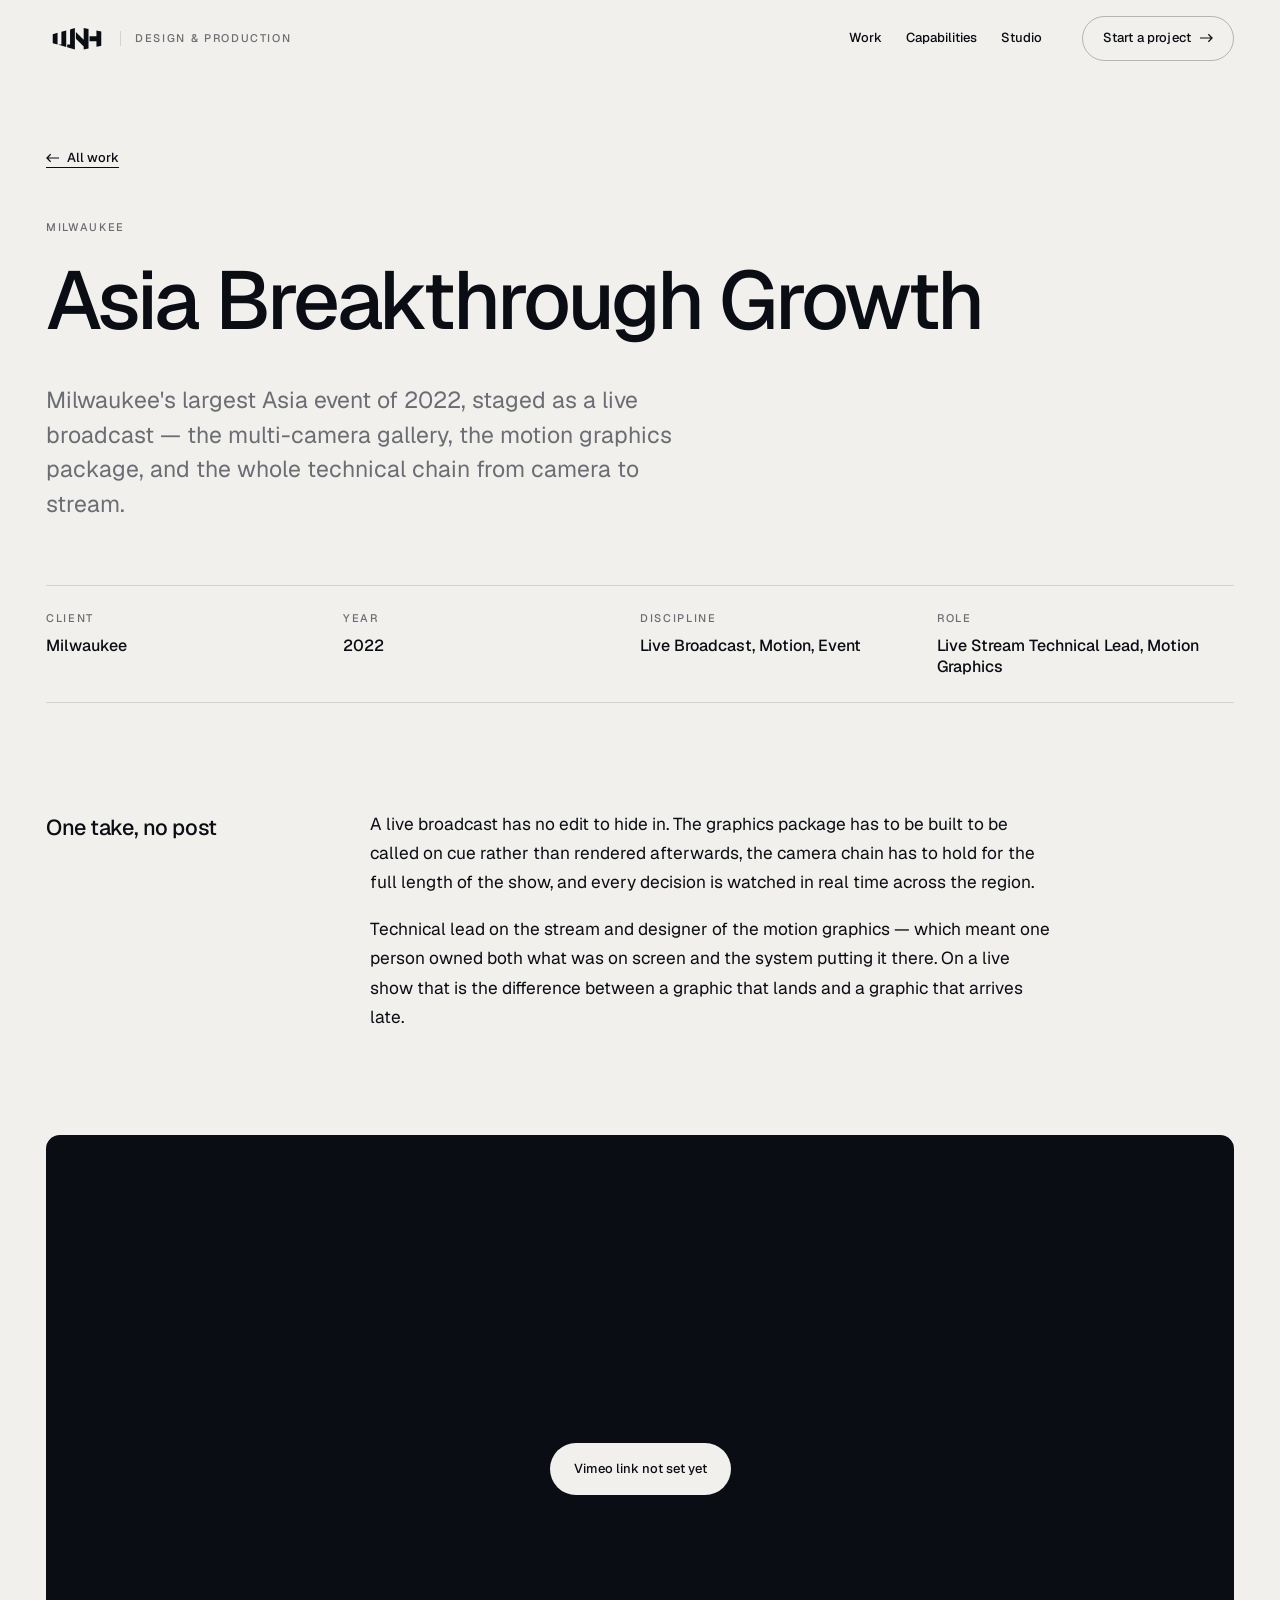
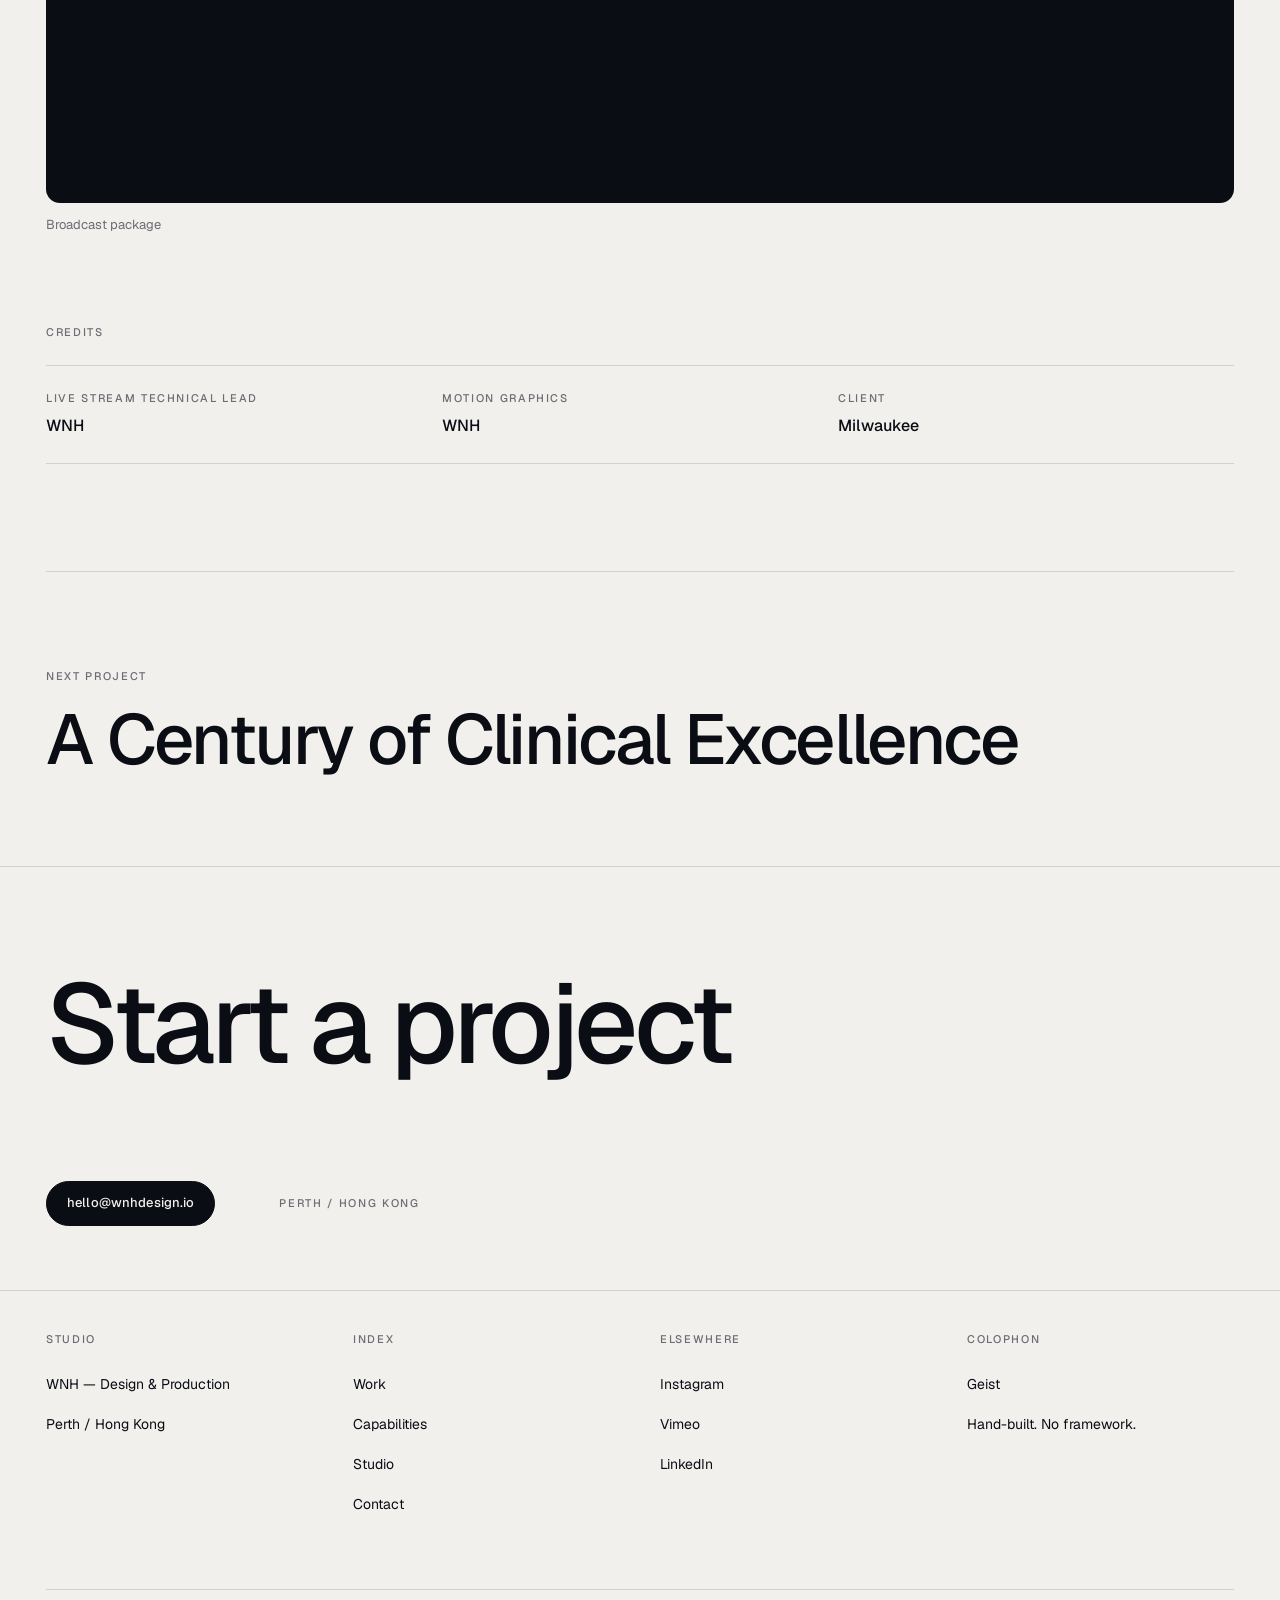
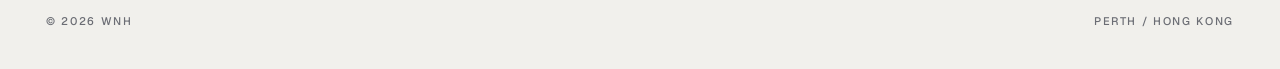
<file: _to_delete/wnh-3-case-study.html>
<!doctype html>
<html lang="en">
<head>
<meta charset="utf-8">
<meta name="viewport" content="width=device-width, initial-scale=1, viewport-fit=cover">
<title>Case study — WNH</title>
<meta name="theme-color" content="#F1F0EC">
<style>/* ==========================================================================
   WNH — design system
   One typeface, a paper ground, one accent, soft corners.
   Tokens are semantic (bg / surface / text) so any page — including the
   editor — inherits the theme instead of hard-coding light or dark.
   ========================================================================== */

@font-face{
  font-family:'Geist';
  src:url('[data-uri]') format('woff2-variations');
  font-weight:100 900;font-style:normal;font-display:swap;
}

:root{
  /* ground */
  --bg:#F1F0EC;            /* warm paper */
  --surface:#FFFFFF;       /* cards, panels */
  --surface-2:#E7E5DF;     /* recessed */
  --ink:#0B0D14;           /* near-black, blue cast */
  --ink-2:#14161E;

  /* text */
  --text:#0B0D14;
  --text-2:#6B6D74;        /* 4.6:1 on paper */
  --on-ink:#F1F0EC;
  --on-ink-2:#9EA0A8;      /* 6.9:1 on ink */

  /* lines */
  --line:rgba(11,13,20,.13);
  --line-2:rgba(11,13,20,.26);
  --line-on-ink:rgba(241,240,236,.16);

  --accent:#FF4326;        /* marks, fills, large type */
  --accent-2:#C4321B;      /* the same red, darkened for small text on paper — 4.9:1 */

  /* type */
  --font:'Geist','Helvetica Neue',Helvetica,Arial,sans-serif;

  /* space */
  --s1:8px; --s2:16px; --s3:24px; --s4:40px; --s5:64px; --s6:96px; --s7:140px; --s8:196px;
  --pad:clamp(18px,3.6vw,56px);
  --maxw:1560px;

  /* form */
  --r:8px; --r-lg:14px; --pill:999px;
  --ease:cubic-bezier(.22,1,.36,1);
  --dur:.8s;
}

*,*::before,*::after{box-sizing:border-box}
html{-webkit-text-size-adjust:100%;scroll-behavior:smooth}
@media(prefers-reduced-motion:reduce){html{scroll-behavior:auto}}

body{
  margin:0;background:var(--bg);color:var(--text);
  font-family:var(--font);font-size:17px;line-height:1.6;font-weight:400;
  font-feature-settings:"ss01","cv05";
  -webkit-font-smoothing:antialiased;overflow-x:hidden;
}
img,video,svg{max-width:100%;display:block}
figure,blockquote{margin:0}
a{color:inherit;text-decoration:none}
button{font:inherit;color:inherit;background:none;border:0;cursor:pointer}
::selection{background:var(--accent);color:var(--ink)}
:focus-visible{outline:2px solid var(--accent);outline-offset:3px;border-radius:2px}

.skip{
  position:fixed;top:-100px;left:var(--pad);z-index:200;
  background:var(--ink);color:var(--on-ink);padding:12px 20px;border-radius:var(--pill);
  font-size:.75rem;font-weight:500;letter-spacing:.08em;text-transform:uppercase;transition:top .2s;
}
.skip:focus{top:12px}

/* ---------- primitives ---------- */
.wrap{max-width:var(--maxw);margin:0 auto;padding-inline:var(--pad)}
.sec{padding-block:clamp(var(--s6),10vw,var(--s8))}
.sec-tight{padding-block:clamp(var(--s5),7vw,var(--s7))}

.lab{
  font-size:.6875rem;font-weight:500;letter-spacing:.15em;
  text-transform:uppercase;line-height:1.4;color:var(--text-2);
}
.lab-ink{color:var(--on-ink-2)}
.muted{color:var(--text-2)}
.accent{color:var(--accent)}
/* small accent text on paper needs the darker red to clear 4.5:1 */
.lab.accent{color:var(--accent-2)}
.panel-ink .lab.accent,.step .n{color:var(--accent)}

.h-display{
  font-size:clamp(2.7rem,7.4vw,6.4rem);font-weight:500;
  letter-spacing:-.035em;line-height:1.0;margin:0;
}
.h-sec{
  font-size:clamp(1.9rem,4vw,3.2rem);font-weight:500;
  letter-spacing:-.03em;line-height:1.05;margin:0;
}
.h-card{font-size:1.35rem;font-weight:500;letter-spacing:-.02em;line-height:1.15;margin:0}
.lead{font-size:clamp(1.05rem,1.5vw,1.3rem);line-height:1.55;color:var(--text-2);margin:0;max-width:54ch}

.sec-head{
  display:flex;align-items:flex-end;justify-content:space-between;gap:var(--s3);
  flex-wrap:wrap;margin-bottom:var(--s5);
}

/* ---------- controls ---------- */
.pill{
  display:inline-flex;align-items:center;gap:9px;min-height:44px;padding:11px 20px;
  border:1px solid var(--line-2);border-radius:var(--pill);
  font-size:.8125rem;font-weight:500;letter-spacing:.01em;
  transition:background .35s var(--ease),color .35s var(--ease),border-color .35s var(--ease);
}
.pill:hover{background:var(--ink);border-color:var(--ink);color:var(--on-ink)}
.pill-solid{background:var(--ink);border-color:var(--ink);color:var(--on-ink)}
.pill-solid:hover{background:var(--accent);border-color:var(--accent);color:var(--ink)}
.pill svg{transition:transform .4s var(--ease)}
.pill:hover svg{transform:translateX(4px)}

.link-u{
  display:inline-flex;align-items:center;gap:8px;min-height:44px;
  font-size:.8125rem;font-weight:500;position:relative;
}
.link-u::after{
  content:'';position:absolute;left:0;right:0;bottom:12px;height:1px;
  background:currentColor;transform-origin:right;transform:scaleX(1);
  transition:transform .45s var(--ease);
}
.link-u:hover::after{transform:scaleX(0)}

.rv{opacity:0;transform:translateY(20px);transition:opacity var(--dur) var(--ease),transform var(--dur) var(--ease)}
.rv.in{opacity:1;transform:none}

/* ==========================================================================
   NAV
   ========================================================================== */
.nav{position:fixed;inset:0 0 auto 0;z-index:100;color:var(--text);transition:color .45s var(--ease)}
/* the homepage hero is dark media, so the nav inverts until the page moves */
body.hero-dark:not(.scrolled) .nav{color:var(--on-ink)}
body.hero-dark:not(.scrolled) .nav .pill{border-color:rgba(241,240,236,.4)}
body.hero-dark:not(.scrolled) .nav .pill:hover{background:var(--on-ink);border-color:var(--on-ink);color:var(--ink)}
body.hero-dark:not(.scrolled) .brand .sub{color:inherit;opacity:.72;border-left-color:rgba(241,240,236,.3)}
body.hero-dark:not(.scrolled) .burger i{background:currentColor}
.nav::before{
  content:'';position:absolute;inset:0;background:rgba(241,240,236,.82);
  backdrop-filter:blur(16px) saturate(1.4);-webkit-backdrop-filter:blur(16px) saturate(1.4);
  opacity:0;transition:opacity .4s var(--ease);
}
body.scrolled .nav::before{opacity:1}
.nav-in{
  position:relative;z-index:1;max-width:var(--maxw);margin:0 auto;padding:var(--s2) var(--pad);
  display:flex;align-items:center;gap:var(--s3);
}
.brand{display:flex;align-items:center;gap:12px;min-height:44px;color:inherit}
.brand svg{width:62px;height:auto;color:currentColor}
.brand .sub{display:none}
@media(min-width:1000px){.brand .sub{display:block;padding-left:14px;border-left:1px solid var(--line)}}

.nav-links{display:none}
@media(min-width:840px){
  .nav-links{display:flex;gap:var(--s3);margin-left:auto;align-items:center}
  .nav-links a{
    min-height:44px;display:inline-flex;align-items:center;position:relative;
    font-size:.8125rem;font-weight:500;
  }
  .nav-links a::after{
    content:'';position:absolute;left:0;right:100%;bottom:13px;height:1px;background:currentColor;
    transition:right .4s var(--ease);
  }
  .nav-links a:hover::after{right:0}
}
.nav-cta{display:none}
@media(min-width:840px){.nav-cta{display:inline-flex;margin-left:var(--s2)}}

.burger{margin-left:auto;display:inline-flex;flex-direction:column;gap:5px;padding:14px 2px;min-height:44px;justify-content:center}
@media(min-width:840px){.burger{display:none}}
.burger i{display:block;width:22px;height:1.5px;background:currentColor;transition:transform .35s var(--ease),opacity .2s}
body.menu .burger i:nth-child(1){transform:translateY(6.5px) rotate(45deg)}
body.menu .burger i:nth-child(2){opacity:0}
body.menu .burger i:nth-child(3){transform:translateY(-6.5px) rotate(-45deg)}

.sheet{
  position:fixed;inset:0;z-index:99;background:var(--bg);padding:calc(var(--s6)) var(--pad) var(--s4);
  display:flex;flex-direction:column;justify-content:space-between;
  transform:translateY(-101%);transition:transform .6s var(--ease);visibility:hidden;
}
body.menu .sheet{transform:none;visibility:visible}
body.menu{overflow:hidden}
.sheet nav{display:flex;flex-direction:column}
.sheet nav a{
  font-size:clamp(2rem,10vw,3.2rem);font-weight:500;letter-spacing:-.03em;line-height:1.1;
  padding:14px 0;border-bottom:1px solid var(--line);
}
.sheet-foot{display:flex;flex-wrap:wrap;gap:var(--s2) var(--s3);padding-top:var(--s4)}

/* ==========================================================================
   HERO — a paper panel riding over full-bleed media
   ========================================================================== */
.hero{position:relative;min-height:100svh;display:flex;flex-direction:column;justify-content:flex-end;overflow:hidden}
.hero-media{position:absolute;inset:0;z-index:0;background:var(--ink);overflow:hidden}
.hero-media video,.hero-media iframe,.hero-media img{width:100%;height:100%;object-fit:cover;border:0}
.hero-media::after{
  content:'';position:absolute;inset:0;
  background:linear-gradient(180deg,rgba(11,13,20,.42) 0%,rgba(11,13,20,.12) 38%,rgba(11,13,20,.55) 100%);
}
.field{
  position:absolute;inset:-8%;
  background:
    radial-gradient(58% 48% at 22% 26%,rgba(255,67,38,.30),transparent 62%),
    radial-gradient(52% 44% at 80% 22%,rgba(96,124,190,.42),transparent 62%),
    radial-gradient(70% 62% at 62% 90%,rgba(241,240,236,.16),transparent 66%),
    var(--ink);
  animation:drift 30s ease-in-out infinite alternate;
}
@keyframes drift{from{transform:scale(1.03)}to{transform:scale(1.13) translate3d(-2%,-1.6%,0)}}
.grain{
  position:absolute;inset:0;pointer-events:none;opacity:.13;mix-blend-mode:overlay;
  background-image:url("data:image/svg+xml,%3Csvg xmlns='http://www.w3.org/2000/svg' width='180' height='180'%3E%3Cfilter id='n'%3E%3CfeTurbulence type='fractalNoise' baseFrequency='.85' numOctaves='3'/%3E%3C/filter%3E%3Crect width='100%25' height='100%25' filter='url(%23n)'/%3E%3C/svg%3E");
}

.hero-top{
  position:absolute;top:0;left:0;right:0;z-index:2;
  padding:calc(var(--s6) + 6px) var(--pad) 0;max-width:var(--maxw);margin:0 auto;
  display:flex;justify-content:flex-end;
}
.hero-cap{text-align:right;color:var(--on-ink);max-width:22ch}

.hero-body{position:relative;z-index:2;width:100%;padding-bottom:clamp(var(--s4),5vw,var(--s6))}
.hero-panel{
  background:var(--bg);border-radius:0 var(--r-lg) var(--r-lg) 0;
  margin-left:calc(var(--pad) * -1);
  padding:clamp(var(--s4),5vw,var(--s6)) clamp(var(--s4),5vw,var(--s6)) clamp(var(--s3),3vw,var(--s4));
  max-width:min(940px,86%);
}
.hero-panel .line{
  margin:0;font-size:clamp(1.7rem,3.6vw,3.1rem);
  font-weight:500;letter-spacing:-.032em;line-height:1.1;max-width:18ch;
}
.hero-meta{
  display:flex;flex-wrap:wrap;gap:var(--s2) var(--s4);
  margin-top:var(--s4);padding-top:var(--s3);border-top:1px solid var(--line);
}
.hero-cue{
  position:relative;z-index:2;display:flex;align-items:center;gap:10px;
  padding:0 var(--pad) var(--s3);max-width:var(--maxw);margin:0 auto;width:100%;color:var(--on-ink);
}
.hero-cue .bar{width:1px;height:34px;background:rgba(241,240,236,.3);position:relative;overflow:hidden}
.hero-cue .bar::after{content:'';position:absolute;inset:0;background:var(--accent);animation:cue 2.4s var(--ease) infinite}
@keyframes cue{0%{transform:translateY(-100%)}60%,100%{transform:translateY(100%)}}

/* ==========================================================================
   STATEMENT
   ========================================================================== */
.two{display:grid;grid-template-columns:1fr;gap:var(--s3)}
@media(min-width:900px){.two{grid-template-columns:200px minmax(0,1fr);gap:var(--s5)}}
.statement{
  font-size:clamp(1.6rem,3.6vw,3rem);font-weight:400;letter-spacing:-.028em;
  line-height:1.18;margin:0;max-width:26ch;
}
.statement em{font-style:normal;color:var(--text-2)}

/* ==========================================================================
   WORK — bento cards
   ========================================================================== */
.bento{display:grid;grid-template-columns:1fr;gap:var(--s3)}
@media(min-width:760px){.bento{grid-template-columns:repeat(2,1fr)}}
@media(min-width:1180px){.bento{grid-template-columns:repeat(6,1fr)}}
.card{
  display:flex;flex-direction:column;background:var(--surface);
  border-radius:var(--r-lg);overflow:hidden;
  transition:transform .55s var(--ease),box-shadow .55s var(--ease);
}
.card:hover{transform:translateY(-4px);box-shadow:0 18px 44px rgba(11,13,20,.10)}
@media(min-width:1180px){
  .card{grid-column:span 2}
  .card.wide{grid-column:span 4}
  .card.half{grid-column:span 3}
  .card.full{grid-column:span 6}
}
.card-media{display:block;position:relative;overflow:hidden;background:var(--surface-2);aspect-ratio:4/5}
.card.wide .card-media{aspect-ratio:16/10}
.card.half .card-media{aspect-ratio:3/2}
.card.full .card-media{aspect-ratio:21/9}
.card-media>*{width:100%;height:100%;object-fit:cover;transition:transform .9s var(--ease)}
.card:hover .card-media>*{transform:scale(1.04)}
.card-body{padding:var(--s3);display:flex;flex-direction:column;gap:10px;flex:1}
.card-top{display:flex;justify-content:space-between;gap:var(--s2);align-items:baseline}
.card-body .tags{margin-top:auto;padding-top:4px}
.card-sum{color:var(--text-2);font-size:.95rem;line-height:1.5;margin:0}

.tags{display:flex;flex-wrap:wrap;gap:6px}
.tag{
  font-size:.6875rem;font-weight:500;letter-spacing:.06em;
  border:1px solid var(--line);border-radius:var(--pill);padding:5px 11px;color:var(--text-2);
}
.tag-ink{border-color:var(--line-on-ink);color:var(--on-ink-2)}

/* placeholder tiles until Cloudinary assets land */
.ph{position:relative;width:100%;height:100%;overflow:hidden;background:var(--surface-2)}
.ph::after{
  content:'';position:absolute;inset:0;opacity:.5;mix-blend-mode:overlay;
  background-image:radial-gradient(rgba(255,255,255,.6) 1px,transparent 1.4px);background-size:7px 7px;
}
.ph .num{
  position:absolute;left:14px;bottom:2px;font-weight:600;font-size:4.6rem;line-height:.82;
  color:rgba(255,255,255,.34);letter-spacing:-.05em;
}
.ph[data-tone="wine"]{background:linear-gradient(150deg,#5B1620,#9A2A2A 55%,#2E0A10)}
.ph[data-tone="compass"]{background:linear-gradient(150deg,#12253C,#2C5385 55%,#0A1524)}
.ph[data-tone="imace"]{background:linear-gradient(150deg,#16302A,#357A66 55%,#0B1A16)}
.ph[data-tone="scroll"]{background:linear-gradient(150deg,#2A1C08,#7C5417 55%,#120C04)}
.ph[data-tone="tokyo"]{background:linear-gradient(150deg,#2A1434,#5E2B78 55%,#130818)}
.ph[data-tone="opera"]{background:linear-gradient(150deg,#3A0E0E,#A62A1E 55%,#180505)}
.ph[data-tone="milwaukee"]{background:linear-gradient(150deg,#6E0E12,#C8102E 55%,#2A0407)}
.ph[data-tone="hksh"]{background:linear-gradient(150deg,#0E2E22,#1F6B4C 55%,#071711)}
.ph[data-tone="hkma"]{background:linear-gradient(150deg,#0D2246,#1F4E8C 55%,#06122A)}
.ph[data-tone="cellmax"]{background:linear-gradient(150deg,#4A2436,#A85B79 55%,#231017)}
.ph[data-tone="logistics"]{background:linear-gradient(150deg,#161E3E,#37479A 55%,#0A0E20)}

/* list view (work index) */
.rows{border-top:1px solid var(--line)}
.row{
  display:grid;grid-template-columns:64px minmax(0,1fr);
  grid-template-areas:"thumb title" "thumb meta";
  column-gap:var(--s3);row-gap:10px;align-items:center;
  padding:var(--s3) 0;border-bottom:1px solid var(--line);position:relative;
  transition:padding-inline .45s var(--ease),background .45s var(--ease);
}
.row-thumb{grid-area:thumb;grid-row:1/3;width:64px;height:80px;border-radius:var(--r);overflow:hidden;background:var(--surface-2)}
.row-title{grid-area:title;margin:0;font-size:clamp(1.25rem,4.4vw,1.8rem);font-weight:500;letter-spacing:-.025em;line-height:1.1;transition:transform .5s var(--ease)}
.row-client{display:block;margin-bottom:6px;font-size:.6875rem;font-weight:500;letter-spacing:.14em;text-transform:uppercase;color:var(--text-2)}
.row-meta{grid-area:meta;display:flex;flex-wrap:wrap;gap:8px var(--s3);align-items:center}
.row-year,.row-arrow{display:none}
@media(min-width:900px){
  .row{
    grid-template-columns:60px minmax(0,1fr) 260px 80px 40px;
    grid-template-areas:"thumb title meta year arrow";
    padding:var(--s3) 0;
  }
  .row:hover{background:var(--surface);padding-inline:var(--s3);border-radius:var(--r)}
  .row:hover .row-title{transform:translateX(6px)}
  .row-thumb{grid-row:auto;width:60px;height:60px}
  .row-title{font-size:clamp(1.4rem,2.4vw,2.1rem)}
  .row-year{display:block;grid-area:year;text-align:right;font-size:.8125rem;color:var(--text-2)}
  .row-arrow{display:block;grid-area:arrow;justify-self:end;color:var(--accent);opacity:0;transform:translateX(-6px);transition:all .45s var(--ease)}
  .row:hover .row-arrow{opacity:1;transform:none}
}

/* filters */
.filters{display:flex;flex-wrap:wrap;gap:8px;align-items:center;padding-block:var(--s3)}
.chip{
  border:1px solid var(--line-2);border-radius:var(--pill);background:none;color:var(--text-2);
  padding:10px 16px;min-height:44px;font-size:.8125rem;font-weight:500;
  transition:background .3s var(--ease),color .3s var(--ease),border-color .3s var(--ease);
}
.chip:hover{color:var(--text);border-color:var(--ink)}
.chip[aria-pressed="true"]{background:var(--ink);border-color:var(--ink);color:var(--on-ink)}

/* ==========================================================================
   CAPABILITIES — hairline grid
   ========================================================================== */
.caps{display:grid;grid-template-columns:1fr;border-top:1px solid var(--line)}
@media(min-width:700px){.caps{grid-template-columns:repeat(2,1fr)}}
@media(min-width:1100px){.caps{grid-template-columns:repeat(3,1fr)}}
.cap{padding:var(--s4) var(--s3) var(--s4) 0;border-bottom:1px solid var(--line);display:flex;flex-direction:column;gap:12px}
@media(min-width:700px){.cap{padding-right:var(--s4)}}
.cap h3{margin:0;font-size:1.25rem;font-weight:500;letter-spacing:-.02em}
.cap p{margin:0;color:var(--text-2);font-size:.95rem;line-height:1.6;max-width:38ch}
.cap ul{list-style:none;margin:6px 0 0;padding:0;display:flex;flex-wrap:wrap;gap:6px}
.cap li{font-size:.6875rem;font-weight:500;letter-spacing:.06em;color:var(--text-2);border:1px solid var(--line);border-radius:var(--pill);padding:5px 11px}

/* ==========================================================================
   DARK PANEL — process, contrast break
   ========================================================================== */
.panel-ink{background:var(--ink);color:var(--on-ink);border-radius:var(--r-lg)}
.panel-ink .lead,.panel-ink p{color:var(--on-ink-2)}
.steps{display:grid;grid-template-columns:1fr;gap:var(--s4)}
@media(min-width:700px){.steps{grid-template-columns:repeat(2,1fr);gap:var(--s5) var(--s4)}}
@media(min-width:1100px){.steps{grid-template-columns:repeat(4,1fr)}}
.step .n{
  display:block;font-size:.6875rem;font-weight:500;letter-spacing:.15em;text-transform:uppercase;
  color:var(--accent);margin-bottom:var(--s2);
}
.step h3{margin:0 0 8px;font-size:1.15rem;font-weight:500;letter-spacing:-.015em}
.step p{margin:0;font-size:.95rem;line-height:1.6;max-width:32ch}

/* ==========================================================================
   MARQUEE
   ========================================================================== */
.marq{overflow:hidden;border-block:1px solid var(--line);padding-block:var(--s3)}
.marq-track{display:flex;width:max-content;gap:var(--s5);animation:slide 48s linear infinite}
.marq:hover .marq-track{animation-play-state:paused}
@keyframes slide{from{transform:translateX(0)}to{transform:translateX(-50%)}}
.marq-item{
  display:inline-flex;align-items:center;gap:var(--s5);white-space:nowrap;
  font-size:clamp(1.1rem,2.2vw,1.7rem);font-weight:400;letter-spacing:-.02em;color:var(--text-2);
}
.marq-item::after{content:'';width:5px;height:5px;border-radius:50%;background:var(--accent);flex:none}

/* ==========================================================================
   STUDIO / CTA / FOOTER
   ========================================================================== */
.studio{display:grid;grid-template-columns:1fr;gap:var(--s4)}
@media(min-width:900px){.studio{grid-template-columns:minmax(0,420px) minmax(0,1fr);gap:var(--s6);align-items:center}}
.portrait{aspect-ratio:4/5;border-radius:var(--r-lg);overflow:hidden;background:var(--surface-2)}
.portrait .ph{background:linear-gradient(160deg,#D9D7D0,#B9B7AF 52%,#8E8C85)}
.avail{
  display:inline-flex;align-items:center;gap:10px;margin-top:var(--s4);
  border:1px solid var(--line-2);border-radius:var(--pill);padding:10px 18px;min-height:44px;
  font-size:.8125rem;color:var(--text-2);
}
.avail i{width:7px;height:7px;border-radius:50%;background:var(--accent);animation:pulse 2.4s ease-in-out infinite}
@keyframes pulse{0%,100%{opacity:1;transform:scale(1)}50%{opacity:.35;transform:scale(.72)}}

.cta-link{
  display:block;padding-block:clamp(var(--s5),8vw,var(--s7));
  font-size:clamp(2.4rem,9vw,7rem);font-weight:500;letter-spacing:-.04em;line-height:.98;
  transition:color .4s var(--ease);
}
.cta-link:hover{color:var(--accent)}
.cta-foot{display:flex;flex-wrap:wrap;gap:var(--s3) var(--s5);align-items:center;padding-bottom:var(--s5)}

footer{border-top:1px solid var(--line);padding-block:var(--s4)}
.foot-grid{display:grid;grid-template-columns:1fr;gap:var(--s4)}
@media(min-width:700px){.foot-grid{grid-template-columns:repeat(4,1fr)}}
.foot-col h4{margin:0 0 var(--s2);font-size:.6875rem;font-weight:500;letter-spacing:.15em;text-transform:uppercase;color:var(--text-2)}
.foot-col a,.foot-col p{display:flex;align-items:center;margin:0;min-height:40px;font-size:.875rem}
.foot-col a{transition:color .3s}
.foot-col a:hover{color:var(--accent)}
.foot-bot{display:flex;flex-wrap:wrap;justify-content:space-between;gap:var(--s2);margin-top:var(--s5);padding-top:var(--s3);border-top:1px solid var(--line)}

/* ==========================================================================
   CASE STUDY
   ========================================================================== */
.case-hero{padding-top:calc(var(--s6) + var(--s4))}
.case-title{font-size:clamp(2.2rem,6.4vw,5.4rem);font-weight:500;letter-spacing:-.035em;line-height:1.02;margin:var(--s3) 0 0;max-width:18ch}
.case-summary{margin:var(--s4) 0 0;max-width:44ch;font-size:clamp(1.05rem,1.8vw,1.45rem);line-height:1.5;color:var(--text-2)}
.case-meta{display:grid;grid-template-columns:repeat(2,1fr);gap:0;margin-top:var(--s5);border-top:1px solid var(--line)}
@media(min-width:800px){.case-meta{grid-template-columns:repeat(4,1fr)}}
.case-meta div{padding:var(--s3) var(--s3) var(--s3) 0;border-bottom:1px solid var(--line)}
.case-meta dt{margin:0 0 7px;font-size:.6875rem;font-weight:500;letter-spacing:.15em;text-transform:uppercase;color:var(--text-2)}
.case-meta dd{margin:0;font-size:1rem;font-weight:500;line-height:1.35}

.blocks{display:flex;flex-direction:column;gap:clamp(var(--s5),8vw,var(--s7))}
.media{position:relative;overflow:hidden;border-radius:var(--r-lg);background:var(--surface-2)}
.media img,.media video{width:100%;height:auto}
.ratio-16x9{aspect-ratio:16/9}
.ratio-4x5{aspect-ratio:4/5}
figcaption,.cap-line{margin-top:12px;font-size:.8125rem;color:var(--text-2)}
.blk-wide{max-width:1080px;margin-inline:auto}

.embed{position:relative;aspect-ratio:16/9;border-radius:var(--r-lg);overflow:hidden;background:var(--ink)}
.embed iframe{position:absolute;inset:0;width:100%;height:100%;border:0}
.embed-facade{position:absolute;inset:0;display:flex;align-items:center;justify-content:center;cursor:pointer}
.embed-facade img{position:absolute;inset:0;width:100%;height:100%;object-fit:cover;opacity:.7}
.play{
  position:relative;z-index:2;display:inline-flex;align-items:center;gap:11px;min-height:52px;
  padding:14px 24px;border-radius:var(--pill);background:var(--bg);color:var(--ink);
  font-size:.8125rem;font-weight:500;transition:background .3s var(--ease),color .3s var(--ease);
}
.embed-facade:hover .play{background:var(--accent);color:var(--ink)}

.blk-text{display:grid;grid-template-columns:1fr;gap:var(--s3)}
@media(min-width:900px){.blk-text{grid-template-columns:260px minmax(0,1fr);gap:var(--s5)}}
.blk-text h2{margin:0;font-size:1.35rem;font-weight:500;letter-spacing:-.02em}
.blk-text p{margin:0 0 1em;max-width:62ch;font-size:1.08rem;line-height:1.7}
.blk-text p:last-child{margin-bottom:0}

.blk-images{display:grid;gap:var(--s3);grid-template-columns:1fr}
@media(min-width:700px){.blk-images{grid-template-columns:repeat(2,1fr)}
  .blk-images.three{grid-template-columns:repeat(3,1fr)}}

.blk-quote blockquote{margin:0;max-width:22ch;font-size:clamp(1.7rem,4.2vw,3.2rem);font-weight:400;letter-spacing:-.03em;line-height:1.14}
.blk-quote cite{display:block;margin-top:var(--s3);font-style:normal;font-size:.8125rem;color:var(--text-2)}

.blk-stats{display:grid;grid-template-columns:repeat(2,1fr);gap:var(--s4);padding:var(--s5) var(--s4);border-radius:var(--r-lg);background:var(--surface)}
@media(min-width:1000px){.blk-stats{grid-template-columns:repeat(4,1fr)}}
.stat b{display:block;font-size:clamp(2rem,4vw,3rem);font-weight:500;letter-spacing:-.04em;line-height:.95}
.stat span{display:block;margin-top:10px;font-size:.8125rem;color:var(--text-2)}

.credits{display:grid;grid-template-columns:1fr;border-top:1px solid var(--line)}
@media(min-width:700px){.credits{grid-template-columns:repeat(3,1fr)}}
.credit{padding:var(--s3) var(--s3) var(--s3) 0;border-bottom:1px solid var(--line)}
.credit dt{margin-bottom:6px;font-size:.6875rem;font-weight:500;letter-spacing:.15em;text-transform:uppercase;color:var(--text-2)}
.credit dd{margin:0;font-size:1rem;font-weight:500}

.next{display:block;border-top:1px solid var(--line);padding-block:clamp(var(--s5),7vw,var(--s7));transition:color .4s var(--ease)}
.next:hover{color:var(--accent)}
.next .t{display:block;margin-top:var(--s2);font-size:clamp(1.8rem,6vw,4.4rem);font-weight:500;letter-spacing:-.035em;line-height:1.02}

/* ==========================================================================
   PORTFOLIO
   ========================================================================== */
.pf-roles{display:flex;flex-wrap:wrap;gap:8px;margin-top:var(--s4)}
.pf-roles>span{font-size:.8125rem;font-weight:500;border:1px solid var(--line-2);border-radius:var(--pill);padding:9px 16px}
.deep{display:flex;flex-direction:column;gap:clamp(var(--s5),7vw,var(--s7))}
.deep-item{display:grid;grid-template-columns:1fr;gap:var(--s3)}
@media(min-width:900px){.deep-item{grid-template-columns:minmax(0,1.1fr) minmax(0,1fr);gap:var(--s5);align-items:center}
  .deep-item:nth-child(even) .deep-media{order:2}}
.deep-media{aspect-ratio:4/3;border-radius:var(--r-lg);overflow:hidden;background:var(--surface-2)}
.deep-media>*{width:100%;height:100%;object-fit:cover;transition:transform .9s var(--ease)}
.deep-media:hover>*{transform:scale(1.03)}
.deep-body h3{margin:10px 0 0;font-size:clamp(1.5rem,3vw,2.3rem);font-weight:500;letter-spacing:-.03em;line-height:1.06}
.deep-body p{margin:var(--s2) 0 0;color:var(--text-2);font-size:1.02rem;line-height:1.65;max-width:46ch}

.tools{display:grid;grid-template-columns:1fr;border-top:1px solid var(--line)}
@media(min-width:600px){.tools{grid-template-columns:repeat(2,1fr)}}
@media(min-width:1000px){.tools{grid-template-columns:repeat(4,1fr)}}
.tool{padding:var(--s3) var(--s3) var(--s3) 0;border-bottom:1px solid var(--line)}
.tool h4{margin:0 0 8px;font-size:.6875rem;font-weight:500;letter-spacing:.15em;text-transform:uppercase;color:var(--accent-2)}
.tool p{margin:0;font-size:.95rem;line-height:1.55;color:var(--text-2)}

.empty{padding:var(--s6) 0;text-align:center;color:var(--text-2)}
[hidden]{display:none !important}

@media (prefers-reduced-motion: reduce){
  *,*::before,*::after{animation-duration:.001ms !important;animation-iteration-count:1 !important;transition-duration:.001ms !important}
  .rv{opacity:1;transform:none}
}
</style>
</head>
<body>
<a class="skip" href="#body">Skip to case study</a>
<div id="shell-nav"></div>

<main>
  <article id="case" hidden>
    <section class="case-hero">
      <div class="wrap">
        <a class="link-u" data-href="work/">
          <svg width="13" height="10" viewBox="0 0 14 10" fill="none" aria-hidden="true"><path d="M5 1L1 5l4 4M1 5h13" stroke="currentColor" stroke-width="1.3"/></svg>
          <span>All work</span>
        </a>
        <div class="lab" style="margin-top:var(--s4)" id="c-client"></div>
        <h1 class="case-title" id="c-title"></h1>
        <p class="case-summary" id="c-summary"></p>
        <dl class="case-meta" id="c-meta"></dl>
      </div>
    </section>

    <section class="sec-tight" id="body">
      <div class="wrap"><div class="blocks" id="c-blocks"></div></div>
    </section>

    <section class="sec-tight" style="padding-top:0" id="c-credits-wrap" hidden>
      <div class="wrap">
        <div class="lab" style="margin-bottom:var(--s3)">Credits</div>
        <dl class="credits" id="c-credits"></dl>
      </div>
    </section>

    <div class="wrap"><a class="next" id="c-next" href="#">
      <span class="lab">Next project</span><span class="t" id="c-next-title"></span>
    </a></div>

    <section id="contact" style="border-top:1px solid var(--line)">
      <div class="wrap">
        <a class="cta-link" data-mailto href="#">Start a project</a>
        <div class="cta-foot">
          <a class="pill pill-solid" data-mail data-mailto href="#"></a>
          <span class="lab" data-locations></span>
        </div>
      </div>
    </section>
  </article>

  <section class="case-hero" id="missing" hidden>
    <div class="wrap">
      <div class="lab">Error</div>
      <h1 class="case-title">Not found</h1>
      <p class="case-summary">That project isn't in the index.</p>
      <p style="margin-top:var(--s5)"><a class="pill" data-href="work/"><span>See all work</span>
        <svg width="13" height="10" viewBox="0 0 14 10" fill="none" aria-hidden="true"><path d="M9 1l4 4-4 4M13 5H0" stroke="currentColor" stroke-width="1.3"/></svg></a></p>
    </div>
  </section>
</main>

<div id="shell-foot"></div>
<script type="application/json" id="seed">{
  "site": {
    "name": "WNH",
    "full": "WNH — Design & Production",
    "tagline": "Design systems, built to outlast the designer.",
    "manifesto": "We don't just deliver designs; we build the infrastructure for them. Our systems let non-designers hold the brand together long after we've gone.",
    "studioCopy": "WNH works across identity, campaign, exhibition, 3D and film — and builds the guidelines, templates and tools that keep all of it consistent once it's in your team's hands.",
    "locations": [
      "Perth",
      "Hong Kong"
    ],
    "email": "hello@wnhdesign.io",
    "domain": "wnhdesign.io",
    "availability": "Taking on two projects for Q1 2027.",
    "cloudinary": {
      "cloud": "",
      "folder": "wnh"
    },
    "reel": {
      "vimeo": "",
      "video": "",
      "poster": ""
    },
    "social": [
      {
        "label": "Instagram",
        "url": "#"
      },
      {
        "label": "Vimeo",
        "url": "#"
      },
      {
        "label": "LinkedIn",
        "url": "#"
      }
    ],
    "portfolio": {
      "lead": "Identity systems, campaign and event design, exhibitions, 3D and live broadcast — and the guidelines and tools that keep them consistent afterwards. Available for design direction, and for the kind of role where making and leading are the same job.",
      "roles": [
        "Design Direction",
        "Brand Identity",
        "Campaign & Event",
        "Exhibition & Spatial",
        "3D & Motion",
        "Film & Broadcast",
        "Digital Build"
      ],
      "note": "Full case studies, references and the long version on request.",
      "statement": "I've shot in an operating theatre, run a live broadcast gallery, modelled a chainsaw and drawn a logistics icon set. What links them isn't the craft — it's that in every case somebody had to keep it going after I left. Building the thing that lets them is the part of the job I actually love."
    }
  },
  "capabilities": [
    {
      "id": "identity",
      "title": "Brand Identity Systems",
      "summary": "Marks, construction and clear-space rules, colour and type specs, custom icon sets, stationery — documented so anyone can apply them.",
      "items": [
        "Logo & lockups",
        "Construction & clear space",
        "Colour & type systems",
        "Icon sets",
        "Stationery",
        "Guidelines"
      ]
    },
    {
      "id": "campaign",
      "title": "Campaign & Event Identity",
      "summary": "One key visual carried the whole way out — stage backdrop, banners, digital panels, print, invitations, trophies.",
      "items": [
        "Key visual",
        "Stage & backdrop",
        "Banners & digital panels",
        "Brochures & invitations",
        "Awards & trophies"
      ]
    },
    {
      "id": "exhibition",
      "title": "Exhibition & Spatial",
      "summary": "Museum-grade exhibitions, roadshow booths and showcase builds, previsualised in 3D before anyone cuts timber.",
      "items": [
        "Exhibition design",
        "Roadshow booths",
        "Wall graphics & vitrines",
        "3D previsualisation",
        "Fabrication drawings"
      ]
    },
    {
      "id": "motion",
      "title": "3D & Motion",
      "summary": "Product and game 3D, look development, animated idents and kinetic titles — modelled, lit and rendered start to finish.",
      "items": [
        "3D modelling & rendering",
        "Product & game visuals",
        "Idents & titles",
        "Look development",
        "Motion graphics"
      ]
    },
    {
      "id": "film",
      "title": "Film & Broadcast",
      "summary": "Documentary series, corporate interviews and live multi-camera events, from treatment through to grade.",
      "items": [
        "Documentary & brand film",
        "Interviews",
        "Live & multi-camera",
        "Edit & grade",
        "Event coverage"
      ]
    },
    {
      "id": "digital",
      "title": "Digital & Tooling",
      "summary": "Sites, content platforms and the internal tools that let a team produce on-brand work without a designer in the room.",
      "items": [
        "Responsive sites",
        "Content platforms",
        "Internal tools",
        "Design systems",
        "Handover & training"
      ]
    }
  ],
  "process": [
    {
      "step": "01",
      "title": "Brief",
      "body": "One call, then a written brief you approve. If the brief is wrong, everything after it is decoration."
    },
    {
      "step": "02",
      "title": "Direction",
      "body": "Two routes, not ten. Each with a reason it exists and a reason to kill it."
    },
    {
      "step": "03",
      "title": "Production",
      "body": "Shoot, build, animate. Weekly cuts, no surprises at the end."
    },
    {
      "step": "04",
      "title": "Handover",
      "body": "Master files, source files, and a system your team can run without us."
    }
  ],
  "tools": [
    {
      "id": "design",
      "title": "Design",
      "body": "Illustrator, Photoshop, InDesign, Figma"
    },
    {
      "id": "three",
      "title": "3D",
      "body": "Cinema 4D, Blender, Redshift, Octane"
    },
    {
      "id": "motion",
      "title": "Motion & Film",
      "body": "After Effects, Premiere, DaVinci Resolve"
    },
    {
      "id": "build",
      "title": "Build",
      "body": "HTML, CSS, JavaScript, WordPress, Apps Script, Cloudflare"
    }
  ],
  "clients": [
    "Milwaukee",
    "Hong Kong Sanatorium & Hospital",
    "HKMA",
    "Cellmax",
    "Benoy",
    "Acker Merrall & Condit",
    "Compass Offices",
    "Jann Global Logistics",
    "Sing Ping Cantonese Opera",
    "Irish Chaplaincy"
  ],
  "projects": [
    {
      "slug": "milwaukee-breakthrough",
      "title": "Asia Breakthrough Growth",
      "client": "Milwaukee",
      "year": 2022,
      "disciplines": [
        "Live Broadcast",
        "Motion",
        "Event"
      ],
      "role": "Live Stream Technical Lead, Motion Graphics",
      "featured": true,
      "deep": true,
      "tone": "milwaukee",
      "summary": "Milwaukee's largest Asia event of 2022, staged as a live broadcast — the multi-camera gallery, the motion graphics package, and the whole technical chain from camera to stream.",
      "cover": {
        "src": "",
        "alt": "Milwaukee Asia Breakthrough Growth live broadcast"
      },
      "credits": [
        {
          "role": "Live Stream Technical Lead",
          "name": "WNH"
        },
        {
          "role": "Motion Graphics",
          "name": "WNH"
        },
        {
          "role": "Client",
          "name": "Milwaukee"
        }
      ],
      "blocks": [
        {
          "type": "text",
          "heading": "One take, no post",
          "body": "A live broadcast has no edit to hide in. The graphics package has to be built to be called on cue rather than rendered afterwards, the camera chain has to hold for the full length of the show, and every decision is watched in real time across the region.\n\nTechnical lead on the stream and designer of the motion graphics — which meant one person owned both what was on screen and the system putting it there. On a live show that is the difference between a graphic that lands and a graphic that arrives late."
        },
        {
          "type": "vimeo",
          "url": "",
          "caption": "Broadcast package"
        }
      ]
    },
    {
      "slug": "hksh-centenary",
      "title": "A Century of Clinical Excellence",
      "client": "Hong Kong Sanatorium & Hospital",
      "year": 2022,
      "disciplines": [
        "Brand",
        "Exhibition",
        "Film"
      ],
      "role": "Design Direction, 3D, Exhibition, Film",
      "deep": true,
      "tone": "hksh",
      "summary": "The centenary programme for Hong Kong Sanatorium & Hospital — a 3D centenary mark, the ceremony stage, a museum exhibition, a six-part film series and the web showcase that held it together.",
      "credits": [
        {
          "role": "Design Direction",
          "name": "WNH"
        },
        {
          "role": "3D & Exhibition",
          "name": "WNH"
        },
        {
          "role": "Film",
          "name": "WNH"
        }
      ],
      "blocks": [
        {
          "type": "text",
          "heading": "One anniversary, six surfaces",
          "body": "A centenary is not a logo. It is a stage set, an exhibition at the Hong Kong Museum of Medical Sciences, a film series shot inside working theatres and labs, a website, and a hundred pieces of print — all of which have to look like one year.\n\nThe 100 mark was modelled in 3D first so it could exist as a physical sculpture on stage before it was ever a flat graphic."
        },
        {
          "type": "vimeo",
          "url": "",
          "caption": "Centenary film series"
        }
      ],
      "cover": {
        "src": "",
        "alt": "A Century of Clinical Excellence"
      },
      "featured": true
    },
    {
      "slug": "hkma-60",
      "title": "Sixty Years of Management",
      "client": "HKMA",
      "year": 2020,
      "disciplines": [
        "Brand",
        "Digital",
        "Film"
      ],
      "role": "Identity, Web, Film",
      "deep": true,
      "tone": "hkma",
      "summary": "A 60th-anniversary identity for the Hong Kong Management Association, extended into an interview platform carrying over a hundred leadership insights from Hong Kong business leaders.",
      "blocks": [
        {
          "type": "text",
          "heading": "An anniversary that had to do work",
          "body": "The 60 mark was built on a construction grid with clear-space and colour rules, because it had to survive a year of use by people who are not designers.\n\nIt then became a content platform: a hundred filmed interviews with Hong Kong business leaders, indexed and browsable."
        }
      ],
      "cover": {
        "src": "",
        "alt": "Sixty Years of Management"
      },
      "credits": [
        {
          "role": "Design & Direction",
          "name": "WNH"
        }
      ],
      "featured": true
    },
    {
      "slug": "milwaukee-house-builder",
      "title": "House Builder",
      "client": "Milwaukee",
      "year": 2023,
      "disciplines": [
        "3D",
        "Motion",
        "Game"
      ],
      "role": "3D Modelling, Game Visual Design, Motion",
      "deep": false,
      "tone": "milwaukee",
      "summary": "A 3D-built promotional game world for Milwaukee — modelled tools, wood and plank textures, level art and the UI that carries the brand into a game without diluting it.",
      "blocks": [
        {
          "type": "text",
          "heading": "Brand into a game",
          "body": "A power-tool brand in a build-a-house game only works if the tools read as the real thing. Every model, texture and UI state was built from the product line, so a screenshot still looks like Milwaukee.\n\n3D modelling, game visual design, motion graphics and rendering, all in-house."
        }
      ],
      "cover": {
        "src": "",
        "alt": "House Builder"
      },
      "credits": [
        {
          "role": "Design & Direction",
          "name": "WNH"
        }
      ],
      "featured": true
    },
    {
      "slug": "dsa-52",
      "title": "Pride in Perseverance",
      "client": "HKMA",
      "year": 2021,
      "disciplines": [
        "Brand",
        "Campaign",
        "Print"
      ],
      "role": "Key Visual, Campaign Design",
      "tone": "wine",
      "summary": "Campaign identity for the 52nd Distinguished Salesperson Award — one crystalline key visual carried through stage backdrop, digital panels, banners, brochures, invitations and the award itself.",
      "blocks": [
        {
          "type": "text",
          "heading": "One visual, every surface",
          "body": "功在不捨，傲而不凡. The key visual had to hold at the scale of a stage backdrop and at the size of a medal ribbon, in two languages, across a print brochure and a phone screen."
        }
      ],
      "cover": {
        "src": "",
        "alt": "Pride in Perseverance"
      },
      "credits": [
        {
          "role": "Design & Direction",
          "name": "WNH"
        }
      ],
      "featured": true,
      "deep": false
    },
    {
      "slug": "cellmax",
      "title": "Fifteen Years",
      "client": "Cellmax",
      "year": 2023,
      "disciplines": [
        "Brand",
        "Print",
        "Social"
      ],
      "role": "Design, Art Direction",
      "tone": "cellmax",
      "summary": "Anniversary identity and collateral for the skincare brand — retail display, leaflets, brochures and a social system that keeps the range looking like one family.",
      "blocks": [],
      "cover": {
        "src": "",
        "alt": "Fifteen Years"
      },
      "credits": [
        {
          "role": "Design & Direction",
          "name": "WNH"
        }
      ],
      "featured": true,
      "deep": false
    },
    {
      "slug": "compass-web-tools",
      "title": "The Tool Suite",
      "client": "Compass Offices",
      "year": 2026,
      "disciplines": [
        "Digital",
        "Design Systems"
      ],
      "role": "Design & Build",
      "featured": true,
      "deep": true,
      "tone": "compass",
      "summary": "A suite of hand-built, single-file web tools that let a marketing team across nine cities produce on-brand collateral without a designer in the room.",
      "cover": {
        "src": "",
        "alt": "Compass Offices web tool suite",
        "ratio": "16x9"
      },
      "credits": [
        {
          "role": "Design & Build",
          "name": "WNH"
        },
        {
          "role": "Client",
          "name": "Compass Offices"
        }
      ],
      "blocks": [
        {
          "type": "text",
          "heading": "The problem",
          "body": "Nine cities, one brand, and a marketing team that needed a one-pager by Thursday. Every request routed through a designer, so every request waited.\n\nThe fix was not a template library. It was a set of tools that make the brand the path of least resistance."
        },
        {
          "type": "image",
          "src": "",
          "alt": "One-pager builder interface",
          "size": "full",
          "caption": "One-Pager Builder — brand rules enforced by the tool, not by review"
        },
        {
          "type": "stats",
          "items": [
            {
              "value": "9",
              "label": "Cities served"
            },
            {
              "value": "1 file",
              "label": "Per tool, no build step"
            },
            {
              "value": "0",
              "label": "Design reviews needed"
            }
          ]
        }
      ]
    },
    {
      "slug": "jann-global",
      "title": "Jann Global Logistics",
      "client": "Jann Global Logistics",
      "year": 2019,
      "disciplines": [
        "Brand"
      ],
      "role": "Identity System",
      "tone": "logistics",
      "summary": "A complete identity for a freight company — mark, typographic spec, a custom set of 3D logistics icons, colour system and full stationery.",
      "blocks": [],
      "cover": {
        "src": "",
        "alt": "Jann Global Logistics"
      },
      "credits": [
        {
          "role": "Design & Direction",
          "name": "WNH"
        }
      ],
      "featured": false,
      "deep": false
    },
    {
      "slug": "sing-ping-opera",
      "title": "Keeping the Songs",
      "client": "Sing Ping Cantonese Opera",
      "year": 2022,
      "disciplines": [
        "Brand",
        "Film",
        "Social"
      ],
      "role": "Identity, Film, Content",
      "tone": "opera",
      "summary": "Bilingual identity and performance content for a London Cantonese opera association — logo lockups in Chinese and English, stage films and a social system for a four-hundred-year-old art form.",
      "blocks": [],
      "cover": {
        "src": "",
        "alt": "Keeping the Songs"
      },
      "credits": [
        {
          "role": "Design & Direction",
          "name": "WNH"
        }
      ],
      "featured": false,
      "deep": false
    },
    {
      "slug": "acker-social-system",
      "title": "A Voice for Fine Wine",
      "client": "Acker Merrall & Condit",
      "year": 2026,
      "disciplines": [
        "Brand",
        "Social",
        "Copy"
      ],
      "role": "Creative Direction, Copy, Design",
      "featured": false,
      "deep": false,
      "tone": "wine",
      "summary": "A bilingual content system for the oldest fine-wine house in America — one voice across Instagram and RedNote, in two languages, without sounding translated.",
      "cover": {
        "src": "",
        "alt": "Acker fine wine content system",
        "ratio": "4x5"
      },
      "credits": [
        {
          "role": "Creative Direction",
          "name": "WNH"
        },
        {
          "role": "Copy — EN / 中文",
          "name": "WNH"
        },
        {
          "role": "Client",
          "name": "Acker Merrall & Condit Asia"
        }
      ],
      "blocks": [
        {
          "type": "text",
          "heading": "The problem",
          "body": "Fine wine copy defaults to two failure modes: auction-catalogue dryness, or the kind of florid tasting-note prose nobody under fifty reads. Acker needed to sound like a two-hundred-year-old house that still goes to dinner.\n\nAnd it needed to work twice — English on Instagram, Chinese on RedNote — where a straight translation reads as a straight translation."
        },
        {
          "type": "image",
          "src": "",
          "alt": "Grid of Instagram posts",
          "size": "full",
          "caption": "Instagram grid — one voice, three post shapes"
        },
        {
          "type": "quote",
          "text": "Say the wine, say why it matters, stop.",
          "attribution": "The rule the whole system runs on"
        },
        {
          "type": "images",
          "items": [
            {
              "src": "",
              "alt": "RedNote post layout"
            },
            {
              "src": "",
              "alt": "Bottle detail"
            }
          ],
          "caption": "RedNote posts are written natively, not translated"
        },
        {
          "type": "stats",
          "items": [
            {
              "value": "2",
              "label": "Languages"
            },
            {
              "value": "3",
              "label": "Post shapes"
            },
            {
              "value": "0",
              "label": "Translated captions"
            },
            {
              "value": "Weekly",
              "label": "Publishing cadence"
            }
          ]
        }
      ]
    },
    {
      "slug": "compass-tokyo",
      "title": "Landing in Tokyo",
      "client": "Compass Offices",
      "year": 2026,
      "disciplines": [
        "Brand",
        "Digital",
        "Copy"
      ],
      "role": "Design, Build, Copy",
      "featured": false,
      "tone": "tokyo",
      "summary": "Market-entry collateral for two new Tokyo centres — drawn network maps, bilingual one-pagers, and a launch page built in a week.",
      "cover": {
        "src": "",
        "alt": "Compass Offices Tokyo launch",
        "ratio": "16x9"
      },
      "credits": [
        {
          "role": "Design, Build, Copy",
          "name": "WNH"
        }
      ],
      "blocks": [
        {
          "type": "text",
          "heading": "One week",
          "body": "Two centres, a launch date that had already been announced, and no photography yet. The drawn network map became the hero because it was the one asset that didn't depend on a shoot."
        }
      ],
      "deep": false
    },
    {
      "slug": "wnh-scroll-world",
      "title": "Seven Scenes",
      "client": "WNH",
      "year": 2025,
      "disciplines": [
        "Digital",
        "3D",
        "Film"
      ],
      "role": "Direction, Build",
      "featured": false,
      "deep": false,
      "tone": "scroll",
      "summary": "A scroll-driven cinematic where the page scrub drives a single continuous camera through seven worlds — each one rebuilt from a real project.",
      "cover": {
        "src": "",
        "alt": "Scroll-driven cinematic portfolio",
        "ratio": "16x9"
      },
      "credits": [
        {
          "role": "Direction & Build",
          "name": "WNH"
        }
      ],
      "blocks": [
        {
          "type": "vimeo",
          "url": "",
          "caption": "Seven Scenes — continuous camera, no cuts"
        },
        {
          "type": "text",
          "heading": "One camera, no cuts",
          "body": "Scroll position drives video currentTime. The camera flies out of one world and into the next without a cut, so the whole portfolio reads as a single take.\n\nThe constraint is what makes it: if you can't cut, every transition has to be designed."
        }
      ]
    }
  ]
}
</script>
<script>/* =============================================================================
   WNH — shared site runtime
   No framework, no build step. Loaded by every page.
   ============================================================================= */
(function (global) {
  'use strict';

  var W = {};

  /* ---------------------------------------------------------------- base
     The site has to work both at a domain root (wnhdesign.io/) and under a
     repo subpath (user.github.io/wnh/). Root-absolute paths break the second
     case, so the base is derived from this script's own URL instead. */
  var BASE = (function () {
    var s = document.currentScript;
    if (!s) { var all = document.getElementsByTagName('script'); s = all[all.length - 1]; }
    var src = (s && s.src) || '';
    var i = src.indexOf('assets/js/site.js');
    if (i > -1) return src.slice(0, i);
    return location.pathname.replace(/[^/]*$/, '');
  })();
  W.base = BASE;
  W.url = function (p) { return BASE + String(p == null ? '' : p).replace(/^\//, ''); };

  /* ------------------------------------------------------------- helpers */
  W.$  = function (s, r) { return (r || document).querySelector(s); };
  W.$$ = function (s, r) { return Array.prototype.slice.call((r || document).querySelectorAll(s)); };

  W.esc = function (s) {
    return String(s == null ? '' : s)
      .replace(/&/g, '&amp;').replace(/</g, '&lt;').replace(/>/g, '&gt;')
      .replace(/"/g, '&quot;').replace(/'/g, '&#39;');
  };
  /* One typeface with a normal ampersand, so no glyph substitution. Kept as a
     named helper because every template calls it. */
  W.t = function (s) { return W.esc(s); };

  W.pad = function (n) { return String(n).padStart(2, '0'); };
  W.slugify = function (s) {
    return String(s).toLowerCase().trim().replace(/[^a-z0-9]+/g, '-').replace(/^-+|-+$/g, '');
  };

  /* the mark, inline so it inherits currentColor and costs no extra request */
  W.MARK = '<svg viewBox="0 0 193.99 86.03" role="img" aria-label="WNH" fill="currentColor">' +
    '<polygon points="133.06 12.67 133.06 73.36 117.97 76.35 117.97 67.5 93.49 43.01 93.49 21.69 117.97 46.17 117.97 9.68 133.06 12.67"/>' +
    '<polygon points="90.34 9.68 90.34 76.36 66.39 69.7 66.39 61.27 75.25 61.27 75.25 13.84 90.34 9.68"/>' +
    '<polygon points="63.24 17.02 63.24 68.82 39.3 62.16 39.3 61.27 48.15 61.27 48.15 21.21 63.24 17.02"/>' +
    '<polygon points="36.14 24.55 36.14 61.28 21.05 57.08 21.05 28.75 36.14 24.55"/>' +
    '<polygon points="172.94 20.58 172.94 65.26 170.5 65.94 170.48 65.95 157.86 68.45 157.86 50.56 136.22 50.56 136.22 35.47 157.86 35.47 157.86 17.58 172.94 20.58"/>' +
    '</svg>';

  var ARROW = '<svg width="13" height="10" viewBox="0 0 14 10" fill="none" aria-hidden="true">' +
    '<path d="M9 1l4 4-4 4M13 5H0" stroke="currentColor" stroke-width="1.3"/></svg>';

  /* --------------------------------------------------------- cloudinary */
  var WIDTHS = [640, 960, 1440, 1920, 2560];
  W.cloud = '';

  W.cld = {
    ok: function (id) { return !!(id && String(id).trim() && W.cloud); },
    img: function (id, w) {
      return 'https://res.cloudinary.com/' + W.cloud +
             '/image/upload/f_auto,q_auto,c_limit,w_' + (w || 1440) + '/' + id;
    },
    srcset: function (id) {
      return WIDTHS.map(function (w) { return W.cld.img(id, w) + ' ' + w + 'w'; }).join(', ');
    },
    video: function (id) {
      return 'https://res.cloudinary.com/' + W.cloud + '/video/upload/f_auto,q_auto,vc_auto/' + id + '.mp4';
    },
    poster: function (id) {
      return 'https://res.cloudinary.com/' + W.cloud + '/video/upload/so_1,f_auto,q_auto,w_1600/' + id + '.jpg';
    }
  };

  /* -------------------------------------------------------------- vimeo */
  W.vimeoId = function (url) {
    var m = String(url || '').match(/vimeo\.com\/(?:video\/)?(\d+)(?:\/([0-9a-z]+))?/i);
    return m ? { id: m[1], hash: m[2] || '' } : null;
  };
  W.vimeoSrc = function (url, autoplay) {
    var v = W.vimeoId(url);
    if (!v) return '';
    return 'https://player.vimeo.com/video/' + v.id + (v.hash ? '?h=' + v.hash + '&' : '?') +
           'title=0&byline=0&portrait=0&dnt=1&autopause=0' + (autoplay ? '&autoplay=1' : '');
  };

  /* -------------------------------------------------------------- media */
  W.cover = function (p, i, w) {
    var c = p.cover || {};
    if (W.cld.ok(c.src)) {
      return '<img src="' + W.cld.img(c.src, w || 960) + '" srcset="' + W.cld.srcset(c.src) +
             '" sizes="(max-width:760px) 92vw, (max-width:1180px) 46vw, 34vw" alt="' +
             W.esc(c.alt || p.title) + '" loading="lazy" decoding="async">';
    }
    return '<div class="ph" data-tone="' + W.esc(p.tone || 'wine') + '">' +
           '<span class="num">' + W.pad((i || 0) + 1) + '</span></div>';
  };

  /* Bento spans on a six-column grid. The pattern has period six and each row
     sums to six, so it tiles cleanly — and the last card is widened to fill
     whatever is left of its row, so an odd project count never ends on a hole. */
  var SPAN_PATTERN = ['wide', '', 'half', 'half', 'wide', ''];
  var SPAN_W = { '': 2, half: 3, wide: 4, full: 6 };

  W.spans = function (n) {
    var out = [], row = 0;
    for (var i = 0; i < n; i++) {
      var s = SPAN_PATTERN[i % SPAN_PATTERN.length];
      if (row + SPAN_W[s] > 6) row = 0;
      out.push(s);
      row = (row + SPAN_W[s]) % 6;
    }
    if (n && row > 0) {
      var need = SPAN_W[out[n - 1]] + (6 - row);
      out[n - 1] = need >= 6 ? 'full' : need >= 4 ? 'wide' : need === 3 ? 'half' : '';
    }
    return out;
  };

  W.tags = function (list, onInk) {
    return '<span class="tags">' + (list || []).map(function (x) {
      return '<span class="tag' + (onInk ? ' tag-ink' : '') + '">' + W.esc(x) + '</span>';
    }).join('') + '</span>';
  };

  /* --------------------------------------------------------------- data */
  W.load = function () {
    return Promise.resolve(JSON.parse(document.getElementById('seed').textContent))
      .then(function(d){ W.data=d; W.cloud=(d.site&&d.site.cloudinary&&d.site.cloudinary.cloud)||''; return d; });
  };
  W._unused = function () {
    return fetch(W.url('content.json'), { cache: 'no-cache' })
      .then(function (r) { if (!r.ok) throw new Error('content.json ' + r.status); return r.json(); })
      .then(function (d) {
        W.data = d;
        W.cloud = (d.site && d.site.cloudinary && d.site.cloudinary.cloud) || '';
        return d;
      });
  };
  W.projects = function () { return (W.data && W.data.projects) || []; };
  W.project = function (slug) {
    return W.projects().filter(function (p) { return p.slug === slug; })[0] || null;
  };
  W.disciplines = function () {
    var seen = {}, out = [];
    W.projects().forEach(function (p) {
      (p.disciplines || []).forEach(function (d) { if (!seen[d]) { seen[d] = 1; out.push(d); } });
    });
    return out.sort();
  };

  /* -------------------------------------------------------------- shell
     Nav and footer are injected rather than copy-pasted into five files, so
     a nav change is one edit. */
  W.shell = function () {
    var nav = W.$('#shell-nav');
    if (nav) nav.innerHTML =
      '<header class="nav"><div class="nav-in">' +
        '<a class="brand" href="' + W.url('') + '" aria-label="WNH — home">' + W.MARK +
          '<span class="sub lab">Design &amp; Production</span></a>' +
        '<nav class="nav-links" aria-label="Primary">' +
          '<a href="' + W.url('work/') + '">Work</a>' +
          '<a href="' + W.url('#capabilities') + '">Capabilities</a>' +
          '<a href="' + W.url('#studio') + '">Studio</a>' +
        '</nav>' +
        '<a class="pill nav-cta" data-mailto href="#">Start a project ' + ARROW + '</a>' +
        '<button class="burger" id="burger" aria-label="Open menu" aria-expanded="false" aria-controls="sheet">' +
          '<i></i><i></i><i></i></button>' +
      '</div></header>' +
      '<div class="sheet" id="sheet">' +
        '<nav aria-label="Mobile">' +
          '<a href="' + W.url('work/') + '">Work</a>' +
          '<a href="' + W.url('#capabilities') + '">Capabilities</a>' +
          '<a href="' + W.url('#studio') + '">Studio</a>' +
          '<a href="' + W.url('#contact') + '">Contact</a></nav>' +
        '<div class="sheet-foot lab"><span data-mail></span><span data-locations></span></div>' +
      '</div>';

    var foot = W.$('#shell-foot');
    if (foot) foot.innerHTML =
      '<footer><div class="wrap"><div class="foot-grid">' +
        '<div class="foot-col"><h4>Studio</h4><p data-full></p><p data-locations></p></div>' +
        '<div class="foot-col"><h4>Index</h4>' +
          '<a href="' + W.url('work/') + '">Work</a>' +
          '<a href="' + W.url('#capabilities') + '">Capabilities</a>' +
          '<a href="' + W.url('#studio') + '">Studio</a>' +
          '<a href="' + W.url('#contact') + '">Contact</a></div>' +
        '<div class="foot-col" data-social><h4>Elsewhere</h4></div>' +
        '<div class="foot-col"><h4>Colophon</h4><p>Geist</p><p>Hand-built. No framework.</p></div>' +
      '</div><div class="foot-bot lab">' +
        '<span>&copy; <span data-year></span> WNH</span><span data-locations></span>' +
      '</div></div></footer>';
  };

  /* any static link written as data-href="work/" is resolved against the base */
  W.links = function () {
    W.$$('[data-href]').forEach(function (a) { a.href = W.url(a.dataset.href); });
  };

  /* content-driven bits of the chrome */
  W.chrome = function (d) {
    var s = (d && d.site) || {};
    var mail = s.email || '';
    var subject = encodeURIComponent('Project enquiry — ' + (s.name || 'WNH'));

    W.$$('[data-mail]').forEach(function (el) { el.textContent = mail; });
    W.$$('[data-mailto]').forEach(function (el) { el.href = 'mailto:' + mail + '?subject=' + subject; });
    W.$$('[data-locations]').forEach(function (el) { el.textContent = (s.locations || []).join(' / '); });
    W.$$('[data-full]').forEach(function (el) { el.innerHTML = W.t(s.full || ''); });
    W.$$('[data-year]').forEach(function (el) { el.textContent = new Date().getFullYear(); });

    var social = W.$('[data-social]');
    if (social) {
      social.innerHTML = '<h4>Elsewhere</h4>' + (s.social || []).map(function (l) {
        return '<a href="' + W.esc(l.url) + '" rel="noopener">' + W.esc(l.label) + '</a>';
      }).join('');
    }
  };

  /* --------------------------------------------------------------- menu */
  W.menu = function () {
    var burger = W.$('#burger');
    if (!burger) return;
    var set = function (open) {
      document.body.classList.toggle('menu', open);
      burger.setAttribute('aria-expanded', open ? 'true' : 'false');
      burger.setAttribute('aria-label', open ? 'Close menu' : 'Open menu');
    };
    burger.addEventListener('click', function () { set(!document.body.classList.contains('menu')); });
    W.$$('#sheet a').forEach(function (a) { a.addEventListener('click', function () { set(false); }); });
    document.addEventListener('keydown', function (e) {
      if (e.key === 'Escape' && document.body.classList.contains('menu')) { set(false); burger.focus(); }
    });
  };

  /* ------------------------------------------------------------- reveal */
  W.reduce = global.matchMedia('(prefers-reduced-motion: reduce)').matches;
  W.reveal = function () {
    var items = W.$$('.rv');
    if (W.reduce || !('IntersectionObserver' in global)) {
      items.forEach(function (el) { el.classList.add('in'); });
      return;
    }
    var io = new IntersectionObserver(function (entries) {
      entries.forEach(function (e) {
        /* an element jumped clean past the viewport still has to appear, or a
           fast scroll leaves content permanently invisible */
        if (!e.isIntersecting && e.boundingClientRect.top > 0) return;
        var sibs = Array.prototype.slice.call(e.target.parentNode.children);
        e.target.style.transitionDelay = (Math.min(sibs.indexOf(e.target), 8) * 60) + 'ms';
        e.target.classList.add('in');
        io.unobserve(e.target);
      });
    }, { rootMargin: '0px 0px -10% 0px', threshold: 0.06 });
    items.forEach(function (el) { io.observe(el); });

    var busy = false;
    var sweep = function () {
      if (busy) return;
      busy = true;
      requestAnimationFrame(function () {
        busy = false;
        W.$$('.rv:not(.in)').forEach(function (el) {
          if (el.getBoundingClientRect().top < global.innerHeight * 0.94) {
            el.classList.add('in'); io.unobserve(el);
          }
        });
      });
    };
    global.addEventListener('scroll', sweep, { passive: true });
    global.addEventListener('resize', sweep, { passive: true });
    sweep();
  };

  /* the nav only gains its backdrop once the page has moved */
  W.meters = function () {
    var on = false;
    var check = function () {
      var should = global.scrollY > 24;
      if (should !== on) { on = should; document.body.classList.toggle('scrolled', on); }
    };
    check();
    global.addEventListener('scroll', function () { requestAnimationFrame(check); }, { passive: true });
  };

  /* click-to-load Vimeo, so one page never pulls four players at once */
  W.facades = function () {
    W.$$('.embed[data-vimeo]').forEach(function (box) {
      var facade = box.querySelector('.embed-facade');
      if (!facade) return;
      facade.addEventListener('click', function () {
        var f = document.createElement('iframe');
        f.src = W.vimeoSrc(box.dataset.vimeo, true);
        f.allow = 'autoplay; fullscreen; picture-in-picture';
        f.setAttribute('allowfullscreen', '');
        f.title = box.dataset.title || 'Video';
        box.innerHTML = '';
        box.appendChild(f);
      });
    });
  };

  W.boot = function (render) {
    W.shell();
    W.links();
    W.menu();
    W.load().then(function (d) {
      W.chrome(d);
      if (render) render(d);
      W.reveal();
      W.meters();
      W.facades();
      document.body.classList.add('loaded');
    }).catch(function (err) {
      console.error('WNH: could not load content.json', err);
      document.body.classList.add('loaded');
    });
  };

  global.WNH = W;
})(window);
</script>
<script>
WNH.boot(function (d) {
  var W = WNH;
  var slug = 'milwaukee-breakthrough';
  var p = slug && W.project(slug);

  if (!p) { W.$('#missing').hidden = false; return; }
  W.$('#case').hidden = false;

  document.title = p.title + ' — ' + p.client + ' — WNH';
  W.$('#c-client').innerHTML = W.t(p.client);
  W.$('#c-title').innerHTML = W.t(p.title);
  W.$('#c-summary').textContent = p.summary || '';

  W.$('#c-meta').innerHTML = [
    ['Client', W.t(p.client)], ['Year', W.esc(p.year)],
    ['Discipline', (p.disciplines || []).map(W.esc).join(', ')], ['Role', W.t(p.role || '—')]
  ].map(function (r) { return '<div><dt>' + r[0] + '</dt><dd>' + r[1] + '</dd></div>'; }).join('');

  function media(src, alt, ratio) {
    if (W.cld.ok(src)) {
      return '<img src="' + W.cld.img(src, 1920) + '" srcset="' + W.cld.srcset(src) +
             '" sizes="100vw" alt="' + W.esc(alt || '') + '" loading="lazy" decoding="async">';
    }
    return '<div class="ph ratio-' + (ratio || '16x9') + '" data-tone="' + W.esc(p.tone || 'wine') + '"></div>';
  }
  function cap(text) { return text ? '<figcaption>' + W.t(text) + '</figcaption>' : ''; }

  var R = {
    text: function (b) {
      return '<div class="blk-text"><h2>' + W.t(b.heading || '') + '</h2><div>' +
        String(b.body || '').split(/\n{2,}/).map(function (x) { return '<p>' + W.t(x) + '</p>'; }).join('') +
        '</div></div>';
    },
    image: function (b) {
      return '<figure class="' + (b.size === 'wide' ? 'blk-wide' : '') + '">' +
        '<div class="media">' + media(b.src, b.alt, b.ratio) + '</div>' + cap(b.caption) + '</figure>';
    },
    images: function (b) {
      var items = b.items || [];
      return '<figure><div class="blk-images' + (items.length === 3 ? ' three' : '') + '">' +
        items.map(function (it) { return '<div class="media">' + media(it.src, it.alt, '4x5') + '</div>'; }).join('') +
        '</div>' + cap(b.caption) + '</figure>';
    },
    video: function (b) {
      if (!W.cld.ok(b.src)) return R.image({ src: '', alt: b.caption, caption: b.caption });
      return '<figure><div class="media"><video src="' + W.cld.video(b.src) + '"' +
        (W.cld.ok(b.poster) ? ' poster="' + W.cld.poster(b.poster) + '"' : '') +
        ' controls playsinline preload="metadata"></video></div>' + cap(b.caption) + '</figure>';
    },
    vimeo: function (b) {
      if (!W.vimeoId(b.url)) {
        return '<figure><div class="embed"><div class="embed-facade">' +
          '<span class="play">Vimeo link not set yet</span></div></div>' + cap(b.caption) + '</figure>';
      }
      /* a facade, not a live iframe — four players on one page is a slow page */
      return '<figure><div class="embed" data-vimeo="' + W.esc(b.url) + '" data-title="' +
        W.esc(b.caption || p.title) + '"><div class="embed-facade" role="button" tabindex="0">' +
        '<span class="play"><svg width="11" height="13" viewBox="0 0 12 14" fill="currentColor" aria-hidden="true">' +
        '<path d="M0 0l12 7-12 7z"/></svg> Play</span></div></div>' + cap(b.caption) + '</figure>';
    },
    quote: function (b) {
      return '<div class="blk-quote"><blockquote>' + W.t(b.text || '') + '</blockquote>' +
        (b.attribution ? '<cite>' + W.t(b.attribution) + '</cite>' : '') + '</div>';
    },
    stats: function (b) {
      return '<div class="blk-stats">' + (b.items || []).map(function (s) {
        return '<div class="stat"><b>' + W.t(s.value) + '</b><span>' + W.t(s.label) + '</span></div>';
      }).join('') + '</div>';
    }
  };

  W.$('#c-blocks').innerHTML = (p.blocks || []).map(function (b) {
    var fn = R[b.type];
    if (!fn) { console.warn('WNH: unknown block type', b.type); return ''; }
    return '<div class="rv">' + fn(b) + '</div>';
  }).join('');

  if ((p.credits || []).length) {
    W.$('#c-credits-wrap').hidden = false;
    W.$('#c-credits').innerHTML = p.credits.map(function (c) {
      return '<div class="credit"><dt>' + W.t(c.role) + '</dt><dd>' + W.t(c.name) + '</dd></div>';
    }).join('');
  }

  var all = W.projects();
  var next = all[(all.indexOf(p) + 1) % all.length];
  W.$('#c-next').href = W.url('work/case.html?p=' + encodeURIComponent(next.slug));
  W.$('#c-next-title').innerHTML = W.t(next.title);

  W.$$('.embed-facade').forEach(function (f) {
    f.addEventListener('keydown', function (e) {
      if (e.key === 'Enter' || e.key === ' ') { e.preventDefault(); f.click(); }
    });
  });
});
</script>
</body>
</html>
</file>
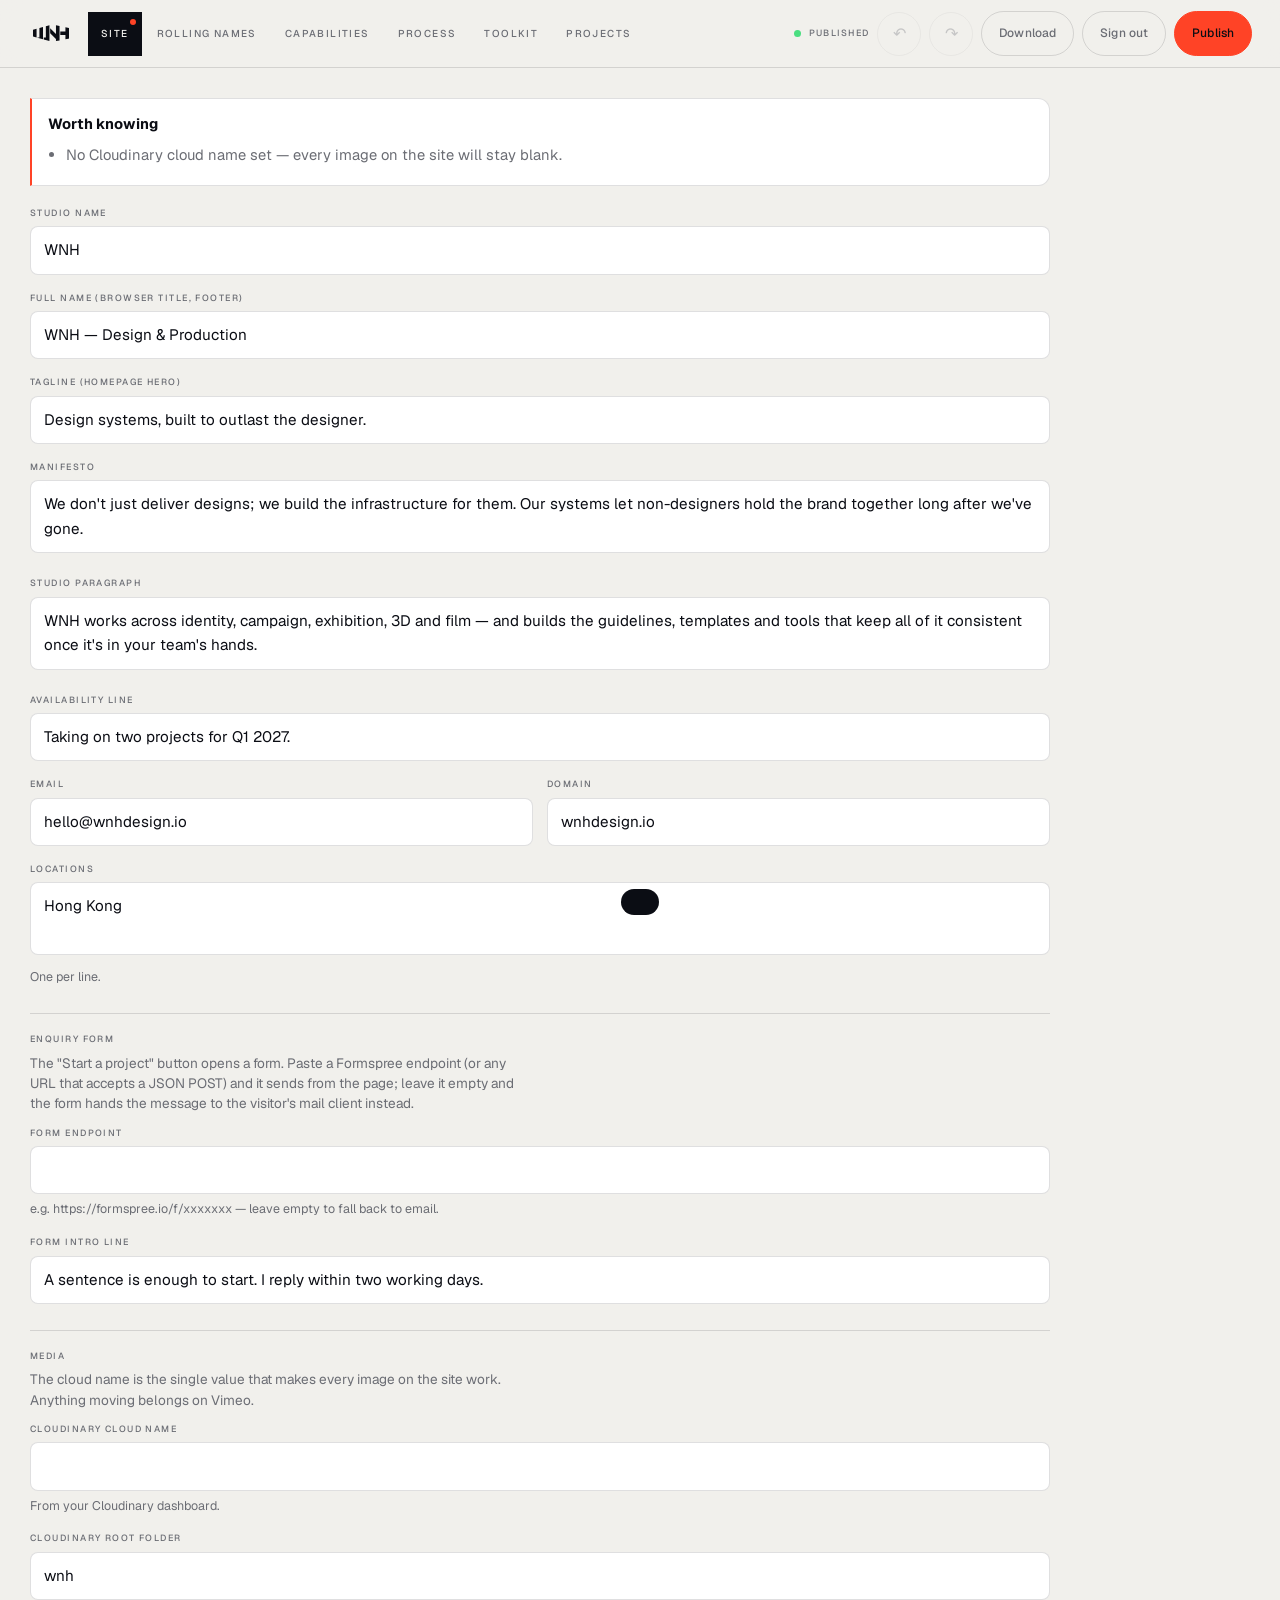
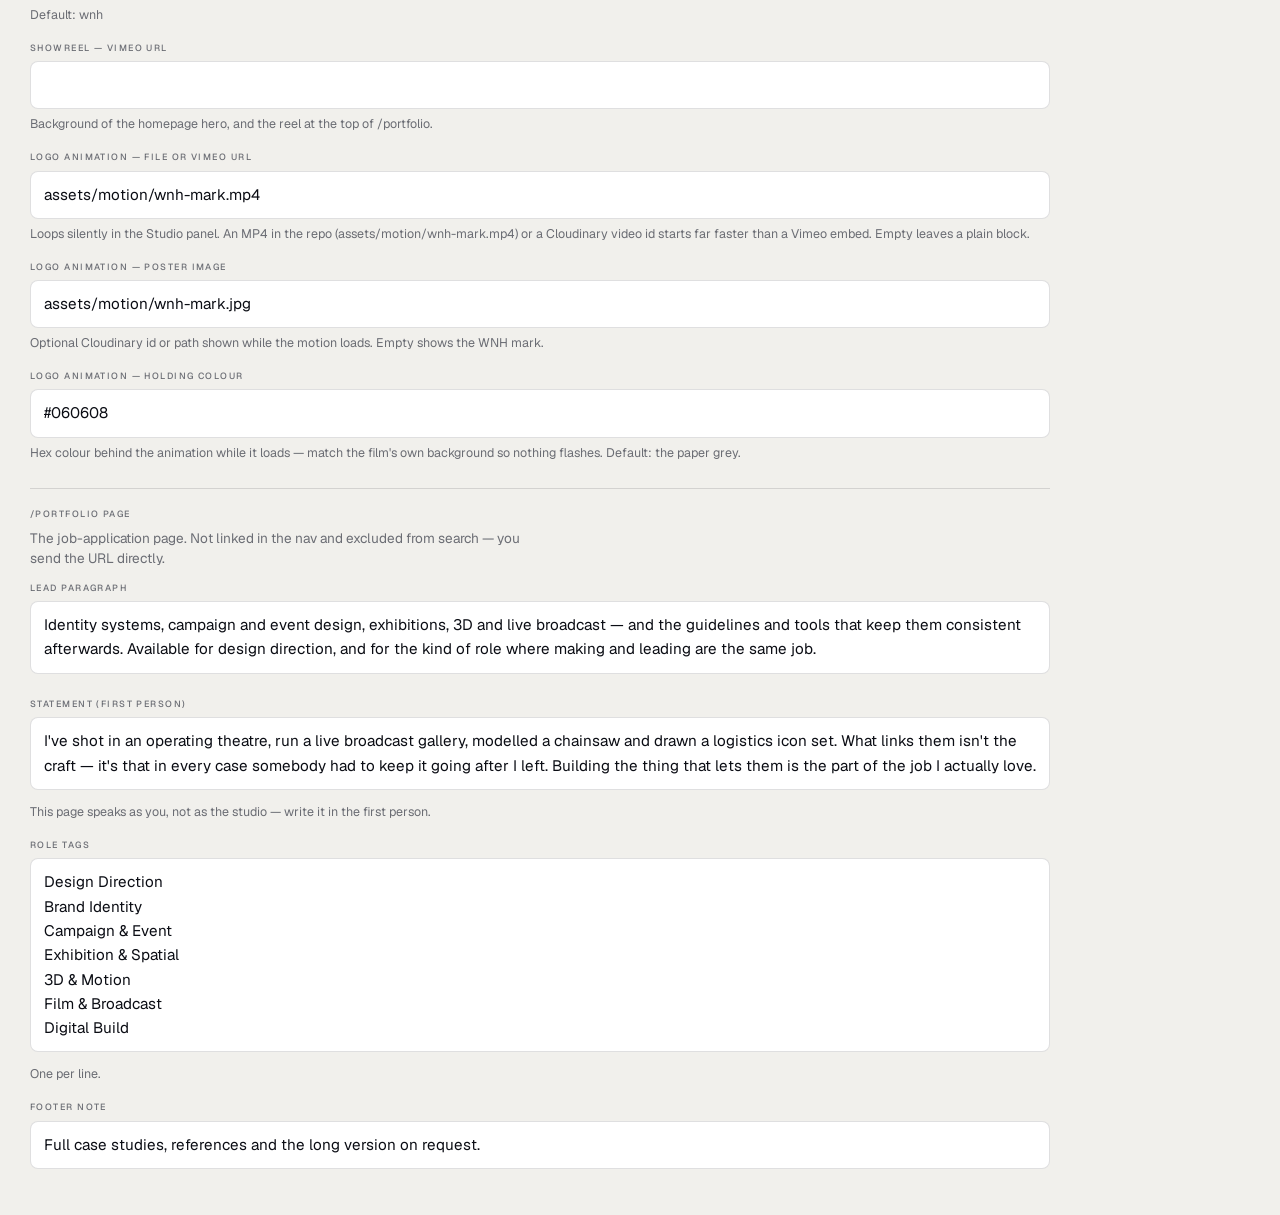
<file: Claude outputs/wnh-5-admin-editor.html>
<!doctype html>
<html lang="en">
<head>
<meta charset="utf-8">
<meta name="viewport" content="width=device-width, initial-scale=1">
<title>WNH — Editor</title>
<meta name="robots" content="noindex, nofollow">
<meta name="theme-color" content="#F1F0EC">
<style>/* ==========================================================================
   WNH — design system
   One typeface, a paper ground, one accent, soft corners.
   Tokens are semantic (bg / surface / text) so any page — including the
   editor — inherits the theme instead of hard-coding light or dark.
   ========================================================================== */

@font-face{
  font-family:'Geist';
  src:url('[data-uri]') format('woff2-variations');
  font-weight:100 900;font-style:normal;font-display:swap;
}

:root{
  /* ground */
  --bg:#F1F0EC;            /* warm paper */
  --surface:#FFFFFF;       /* cards, panels */
  --surface-2:#E7E5DF;     /* recessed */
  --ink:#0B0D14;           /* near-black, blue cast */
  --ink-2:#14161E;

  /* text */
  --text:#0B0D14;
  --text-2:#6B6D74;        /* 4.6:1 on paper */
  --on-ink:#F1F0EC;
  --on-ink-2:#9EA0A8;      /* 6.9:1 on ink */

  /* lines */
  --line:rgba(11,13,20,.13);
  --line-2:rgba(11,13,20,.26);
  --line-on-ink:rgba(241,240,236,.16);

  --accent:#FF4326;        /* marks, fills, large type */
  --accent-2:#C4321B;      /* the same red, darkened for small text on paper — 4.9:1 */

  /* type */
  --font:'Geist','Helvetica Neue',Helvetica,Arial,sans-serif;

  /* space */
  --s1:8px; --s2:16px; --s3:24px; --s4:40px; --s5:64px; --s6:96px; --s7:140px; --s8:196px;
  --pad:clamp(18px,3.6vw,56px);
  --maxw:1560px;

  /* form */
  --r:8px; --r-lg:14px; --pill:999px;
  --ease:cubic-bezier(.22,1,.36,1);
  --dur:.8s;
}

*,*::before,*::after{box-sizing:border-box}
html{-webkit-text-size-adjust:100%;scroll-behavior:smooth}
@media(prefers-reduced-motion:reduce){html{scroll-behavior:auto}}

body{
  margin:0;background:var(--bg);color:var(--text);
  font-family:var(--font);font-size:17px;line-height:1.6;font-weight:400;
  font-feature-settings:"ss01","cv05";
  -webkit-font-smoothing:antialiased;overflow-x:hidden;
}
img,video,svg{max-width:100%;display:block}
figure,blockquote{margin:0}
a{color:inherit;text-decoration:none}
button{font:inherit;color:inherit;background:none;border:0;cursor:pointer}
::selection{background:var(--accent);color:var(--ink)}
:focus-visible{outline:2px solid var(--accent);outline-offset:3px;border-radius:2px}

.skip{
  position:fixed;top:-100px;left:var(--pad);z-index:200;
  background:var(--ink);color:var(--on-ink);padding:12px 20px;border-radius:var(--pill);
  font-size:.75rem;font-weight:500;letter-spacing:.08em;text-transform:uppercase;transition:top .2s;
}
.skip:focus{top:12px}

/* ---------- primitives ---------- */
.wrap{max-width:var(--maxw);margin:0 auto;padding-inline:var(--pad)}
.sec{padding-block:clamp(var(--s6),10vw,var(--s8))}
.sec-tight{padding-block:clamp(var(--s5),7vw,var(--s7))}

.lab{
  font-size:.6875rem;font-weight:500;letter-spacing:.15em;
  text-transform:uppercase;line-height:1.4;color:var(--text-2);
}
.lab-ink{color:var(--on-ink-2)}
.muted{color:var(--text-2)}
.accent{color:var(--accent)}
/* small accent text on paper needs the darker red to clear 4.5:1 */
.lab.accent{color:var(--accent-2)}
.panel-ink .lab.accent,.step .n{color:var(--accent)}

.h-display{
  font-size:clamp(2.7rem,7.4vw,6.4rem);font-weight:500;
  letter-spacing:-.035em;line-height:1.0;margin:0;
}
.h-sec{
  font-size:clamp(1.9rem,4vw,3.2rem);font-weight:500;
  letter-spacing:-.03em;line-height:1.05;margin:0;
}
.h-card{font-size:1.35rem;font-weight:500;letter-spacing:-.02em;line-height:1.15;margin:0}
.lead{font-size:clamp(1.05rem,1.5vw,1.3rem);line-height:1.55;color:var(--text-2);margin:0;max-width:54ch}

.sec-head{
  display:flex;align-items:flex-end;justify-content:space-between;gap:var(--s3);
  flex-wrap:wrap;margin-bottom:var(--s5);
}

/* ---------- controls ---------- */
.pill{
  display:inline-flex;align-items:center;gap:9px;min-height:44px;padding:11px 20px;
  border:1px solid var(--line-2);border-radius:var(--pill);
  font-size:.8125rem;font-weight:500;letter-spacing:.01em;
  transition:background .35s var(--ease),color .35s var(--ease),border-color .35s var(--ease);
}
.pill:hover{background:var(--ink);border-color:var(--ink);color:var(--on-ink)}
.pill-solid{background:var(--ink);border-color:var(--ink);color:var(--on-ink)}
.pill-solid:hover{background:var(--accent);border-color:var(--accent);color:var(--ink)}
.pill svg{transition:transform .4s var(--ease)}
.pill:hover svg{transform:translateX(4px)}

.link-u{
  display:inline-flex;align-items:center;gap:8px;min-height:44px;
  font-size:.8125rem;font-weight:500;position:relative;
}
.link-u::after{
  content:'';position:absolute;left:0;right:0;bottom:12px;height:1px;
  background:currentColor;transform-origin:right;transform:scaleX(1);
  transition:transform .45s var(--ease);
}
.link-u:hover::after{transform:scaleX(0)}

.rv{opacity:0;transform:translateY(20px);transition:opacity var(--dur) var(--ease),transform var(--dur) var(--ease)}
.rv.in{opacity:1;transform:none}

/* ==========================================================================
   NAV
   ========================================================================== */
.nav{position:fixed;inset:0 0 auto 0;z-index:100;color:var(--text);transition:color .45s var(--ease)}
/* the homepage hero is dark media, so the nav inverts until the page moves */
body.hero-dark:not(.scrolled) .nav{color:var(--on-ink)}
body.hero-dark:not(.scrolled) .nav .pill{border-color:rgba(241,240,236,.4)}
body.hero-dark:not(.scrolled) .nav .pill:hover{background:var(--on-ink);border-color:var(--on-ink);color:var(--ink)}
body.hero-dark:not(.scrolled) .brand .sub{color:inherit;opacity:.72;border-left-color:rgba(241,240,236,.3)}
body.hero-dark:not(.scrolled) .burger i{background:currentColor}
.nav::before{
  content:'';position:absolute;inset:0;background:rgba(241,240,236,.82);
  backdrop-filter:blur(16px) saturate(1.4);-webkit-backdrop-filter:blur(16px) saturate(1.4);
  opacity:0;transition:opacity .4s var(--ease);
}
body.scrolled .nav::before{opacity:1}
.nav-in{
  position:relative;z-index:1;max-width:var(--maxw);margin:0 auto;padding:var(--s2) var(--pad);
  display:flex;align-items:center;gap:var(--s3);
}
.brand{display:flex;align-items:center;gap:12px;min-height:44px;color:inherit}
.brand svg{width:62px;height:auto;color:currentColor}
.brand .sub{display:none}
@media(min-width:1000px){.brand .sub{display:block;padding-left:14px;border-left:1px solid var(--line)}}

.nav-links{display:none}
@media(min-width:840px){
  .nav-links{display:flex;gap:var(--s3);margin-left:auto;align-items:center}
  .nav-links a{
    min-height:44px;display:inline-flex;align-items:center;position:relative;
    font-size:.8125rem;font-weight:500;
  }
  .nav-links a::after{
    content:'';position:absolute;left:0;right:100%;bottom:13px;height:1px;background:currentColor;
    transition:right .4s var(--ease);
  }
  .nav-links a:hover::after{right:0}
}
.nav-cta{display:none}
@media(min-width:840px){.nav-cta{display:inline-flex;margin-left:var(--s2)}}

.burger{margin-left:auto;display:inline-flex;flex-direction:column;gap:5px;padding:14px 2px;min-height:44px;justify-content:center}
@media(min-width:840px){.burger{display:none}}
.burger i{display:block;width:22px;height:1.5px;background:currentColor;transition:transform .35s var(--ease),opacity .2s}
body.menu .burger i:nth-child(1){transform:translateY(6.5px) rotate(45deg)}
body.menu .burger i:nth-child(2){opacity:0}
body.menu .burger i:nth-child(3){transform:translateY(-6.5px) rotate(-45deg)}

.sheet{
  position:fixed;inset:0;z-index:99;background:var(--bg);padding:calc(var(--s6)) var(--pad) var(--s4);
  display:flex;flex-direction:column;justify-content:space-between;
  transform:translateY(-101%);transition:transform .6s var(--ease);visibility:hidden;
}
body.menu .sheet{transform:none;visibility:visible}
body.menu{overflow:hidden}
.sheet nav{display:flex;flex-direction:column}
.sheet nav a{
  font-size:clamp(2rem,10vw,3.2rem);font-weight:500;letter-spacing:-.03em;line-height:1.1;
  padding:14px 0;border-bottom:1px solid var(--line);
}
.sheet-foot{display:flex;flex-wrap:wrap;gap:var(--s2) var(--s3);padding-top:var(--s4)}

/* ==========================================================================
   HERO — a paper panel riding over full-bleed media
   ========================================================================== */
.hero{position:relative;min-height:100svh;display:flex;flex-direction:column;justify-content:flex-end;overflow:hidden}
.hero-media{position:absolute;inset:0;z-index:0;background:var(--ink);overflow:hidden}
.hero-media video,.hero-media iframe,.hero-media img{width:100%;height:100%;object-fit:cover;border:0}
.hero-media::after{
  content:'';position:absolute;inset:0;
  background:linear-gradient(180deg,rgba(11,13,20,.42) 0%,rgba(11,13,20,.12) 38%,rgba(11,13,20,.55) 100%);
}
.field{
  position:absolute;inset:-8%;
  background:
    radial-gradient(58% 48% at 22% 26%,rgba(255,67,38,.30),transparent 62%),
    radial-gradient(52% 44% at 80% 22%,rgba(96,124,190,.42),transparent 62%),
    radial-gradient(70% 62% at 62% 90%,rgba(241,240,236,.16),transparent 66%),
    var(--ink);
  animation:drift 30s ease-in-out infinite alternate;
}
@keyframes drift{from{transform:scale(1.03)}to{transform:scale(1.13) translate3d(-2%,-1.6%,0)}}
.grain{
  position:absolute;inset:0;pointer-events:none;opacity:.13;mix-blend-mode:overlay;
  background-image:url("data:image/svg+xml,%3Csvg xmlns='http://www.w3.org/2000/svg' width='180' height='180'%3E%3Cfilter id='n'%3E%3CfeTurbulence type='fractalNoise' baseFrequency='.85' numOctaves='3'/%3E%3C/filter%3E%3Crect width='100%25' height='100%25' filter='url(%23n)'/%3E%3C/svg%3E");
}

.hero-top{
  position:absolute;top:0;left:0;right:0;z-index:2;
  padding:calc(var(--s6) + 6px) var(--pad) 0;max-width:var(--maxw);margin:0 auto;
  display:flex;justify-content:flex-end;
}
.hero-cap{text-align:right;color:var(--on-ink);max-width:22ch}

.hero-body{position:relative;z-index:2;width:100%;padding-bottom:clamp(var(--s4),5vw,var(--s6))}
.hero-panel{
  background:var(--bg);border-radius:0 var(--r-lg) var(--r-lg) 0;
  margin-left:calc(var(--pad) * -1);
  padding:clamp(var(--s4),5vw,var(--s6)) clamp(var(--s4),5vw,var(--s6)) clamp(var(--s3),3vw,var(--s4));
  max-width:min(940px,86%);
}
.hero-panel .line{
  margin:0;font-size:clamp(1.7rem,3.6vw,3.1rem);
  font-weight:500;letter-spacing:-.032em;line-height:1.1;max-width:18ch;
}
.hero-meta{
  display:flex;flex-wrap:wrap;gap:var(--s2) var(--s4);
  margin-top:var(--s4);padding-top:var(--s3);border-top:1px solid var(--line);
}
.hero-cue{
  position:relative;z-index:2;display:flex;align-items:center;gap:10px;
  padding:0 var(--pad) var(--s3);max-width:var(--maxw);margin:0 auto;width:100%;color:var(--on-ink);
}
.hero-cue .bar{width:1px;height:34px;background:rgba(241,240,236,.3);position:relative;overflow:hidden}
.hero-cue .bar::after{content:'';position:absolute;inset:0;background:var(--accent);animation:cue 2.4s var(--ease) infinite}
@keyframes cue{0%{transform:translateY(-100%)}60%,100%{transform:translateY(100%)}}

/* ==========================================================================
   STATEMENT
   ========================================================================== */
.two{display:grid;grid-template-columns:1fr;gap:var(--s3)}
@media(min-width:900px){.two{grid-template-columns:200px minmax(0,1fr);gap:var(--s5)}}
.statement{
  font-size:clamp(1.6rem,3.6vw,3rem);font-weight:400;letter-spacing:-.028em;
  line-height:1.18;margin:0;max-width:26ch;
}
.statement em{font-style:normal;color:var(--text-2)}

/* ==========================================================================
   WORK — bento cards
   ========================================================================== */
.bento{display:grid;grid-template-columns:1fr;gap:var(--s3)}
@media(min-width:760px){.bento{grid-template-columns:repeat(2,1fr)}}
@media(min-width:1180px){.bento{grid-template-columns:repeat(6,1fr)}}
.card{
  display:flex;flex-direction:column;background:var(--surface);
  border-radius:var(--r-lg);overflow:hidden;
  transition:transform .55s var(--ease),box-shadow .55s var(--ease);
}
.card:hover{transform:translateY(-4px);box-shadow:0 18px 44px rgba(11,13,20,.10)}
@media(min-width:1180px){
  .card{grid-column:span 2}
  .card.wide{grid-column:span 4}
  .card.half{grid-column:span 3}
  .card.full{grid-column:span 6}
}
.card-media{display:block;position:relative;overflow:hidden;background:var(--surface-2);aspect-ratio:4/5}
.card.wide .card-media{aspect-ratio:16/10}
.card.half .card-media{aspect-ratio:3/2}
.card.full .card-media{aspect-ratio:21/9}
.card-media>*{width:100%;height:100%;object-fit:cover;transition:transform .9s var(--ease)}
.card:hover .card-media>*{transform:scale(1.04)}
.card-body{padding:var(--s3);display:flex;flex-direction:column;gap:10px;flex:1}
.card-top{display:flex;justify-content:space-between;gap:var(--s2);align-items:baseline}
.card-body .tags{margin-top:auto;padding-top:4px}
.card-sum{color:var(--text-2);font-size:.95rem;line-height:1.5;margin:0}

.tags{display:flex;flex-wrap:wrap;gap:6px}
.tag{
  font-size:.6875rem;font-weight:500;letter-spacing:.06em;
  border:1px solid var(--line);border-radius:var(--pill);padding:5px 11px;color:var(--text-2);
}
.tag-ink{border-color:var(--line-on-ink);color:var(--on-ink-2)}

/* placeholder tiles until Cloudinary assets land */
.ph{position:relative;width:100%;height:100%;overflow:hidden;background:var(--surface-2)}
.ph::after{
  content:'';position:absolute;inset:0;opacity:.5;mix-blend-mode:overlay;
  background-image:radial-gradient(rgba(255,255,255,.6) 1px,transparent 1.4px);background-size:7px 7px;
}
.ph .num{
  position:absolute;left:14px;bottom:2px;font-weight:600;font-size:4.6rem;line-height:.82;
  color:rgba(255,255,255,.34);letter-spacing:-.05em;
}
.ph[data-tone="wine"]{background:linear-gradient(150deg,#5B1620,#9A2A2A 55%,#2E0A10)}
.ph[data-tone="compass"]{background:linear-gradient(150deg,#12253C,#2C5385 55%,#0A1524)}
.ph[data-tone="imace"]{background:linear-gradient(150deg,#16302A,#357A66 55%,#0B1A16)}
.ph[data-tone="scroll"]{background:linear-gradient(150deg,#2A1C08,#7C5417 55%,#120C04)}
.ph[data-tone="tokyo"]{background:linear-gradient(150deg,#2A1434,#5E2B78 55%,#130818)}
.ph[data-tone="opera"]{background:linear-gradient(150deg,#3A0E0E,#A62A1E 55%,#180505)}
.ph[data-tone="milwaukee"]{background:linear-gradient(150deg,#6E0E12,#C8102E 55%,#2A0407)}
.ph[data-tone="hksh"]{background:linear-gradient(150deg,#0E2E22,#1F6B4C 55%,#071711)}
.ph[data-tone="hkma"]{background:linear-gradient(150deg,#0D2246,#1F4E8C 55%,#06122A)}
.ph[data-tone="cellmax"]{background:linear-gradient(150deg,#4A2436,#A85B79 55%,#231017)}
.ph[data-tone="logistics"]{background:linear-gradient(150deg,#161E3E,#37479A 55%,#0A0E20)}

/* list view (work index) */
.rows{border-top:1px solid var(--line)}
.row{
  display:grid;grid-template-columns:64px minmax(0,1fr);
  grid-template-areas:"thumb title" "thumb meta";
  column-gap:var(--s3);row-gap:10px;align-items:center;
  padding:var(--s3) 0;border-bottom:1px solid var(--line);position:relative;
  transition:padding-inline .45s var(--ease),background .45s var(--ease);
}
.row-thumb{grid-area:thumb;grid-row:1/3;width:64px;height:80px;border-radius:var(--r);overflow:hidden;background:var(--surface-2)}
.row-title{grid-area:title;margin:0;font-size:clamp(1.25rem,4.4vw,1.8rem);font-weight:500;letter-spacing:-.025em;line-height:1.1;transition:transform .5s var(--ease)}
.row-client{display:block;margin-bottom:6px;font-size:.6875rem;font-weight:500;letter-spacing:.14em;text-transform:uppercase;color:var(--text-2)}
.row-meta{grid-area:meta;display:flex;flex-wrap:wrap;gap:8px var(--s3);align-items:center}
.row-year,.row-arrow{display:none}
@media(min-width:900px){
  .row{
    grid-template-columns:60px minmax(0,1fr) 260px 80px 40px;
    grid-template-areas:"thumb title meta year arrow";
    padding:var(--s3) 0;
  }
  .row:hover{background:var(--surface);padding-inline:var(--s3);border-radius:var(--r)}
  .row:hover .row-title{transform:translateX(6px)}
  .row-thumb{grid-row:auto;width:60px;height:60px}
  .row-title{font-size:clamp(1.4rem,2.4vw,2.1rem)}
  .row-year{display:block;grid-area:year;text-align:right;font-size:.8125rem;color:var(--text-2)}
  .row-arrow{display:block;grid-area:arrow;justify-self:end;color:var(--accent);opacity:0;transform:translateX(-6px);transition:all .45s var(--ease)}
  .row:hover .row-arrow{opacity:1;transform:none}
}

/* filters */
.filters{display:flex;flex-wrap:wrap;gap:8px;align-items:center}
.filter-set{display:flex;flex-direction:column;gap:14px;padding-block:var(--s3);
  border-top:1px solid var(--line)}
.filter-row{display:grid;grid-template-columns:1fr;gap:8px;align-items:start}
@media(min-width:800px){.filter-row{grid-template-columns:96px minmax(0,1fr);gap:var(--s3);align-items:center}}
.filter-lab{padding-top:2px}
.chip{
  border:1px solid var(--line-2);border-radius:var(--pill);background:none;color:var(--text-2);
  padding:10px 16px;min-height:44px;font-size:.8125rem;font-weight:500;
  transition:background .3s var(--ease),color .3s var(--ease),border-color .3s var(--ease);
}
.chip:hover{color:var(--text);border-color:var(--ink)}
.chip[aria-pressed="true"]{background:var(--ink);border-color:var(--ink);color:var(--on-ink)}

/* ==========================================================================
   CAPABILITIES — hairline grid
   ========================================================================== */
.caps{display:grid;grid-template-columns:1fr;border-top:1px solid var(--line)}
@media(min-width:700px){.caps{grid-template-columns:repeat(2,1fr)}}
@media(min-width:1100px){.caps{grid-template-columns:repeat(3,1fr)}}
.cap{padding:var(--s4) var(--s3) var(--s4) 0;border-bottom:1px solid var(--line);display:flex;flex-direction:column;gap:12px}
@media(min-width:700px){.cap{padding-right:var(--s4)}}
.cap h3{margin:0;font-size:1.25rem;font-weight:500;letter-spacing:-.02em}
.cap p{margin:0;color:var(--text-2);font-size:.95rem;line-height:1.6;max-width:38ch}
.cap ul{list-style:none;margin:6px 0 0;padding:0;display:flex;flex-wrap:wrap;gap:6px}
.cap li{font-size:.6875rem;font-weight:500;letter-spacing:.06em;color:var(--text-2);border:1px solid var(--line);border-radius:var(--pill);padding:5px 11px}

/* ==========================================================================
   DARK PANEL — process, contrast break
   ========================================================================== */
.panel-ink{background:var(--ink);color:var(--on-ink);border-radius:var(--r-lg)}
.panel-ink .lead,.panel-ink p{color:var(--on-ink-2)}
.steps{display:grid;grid-template-columns:1fr;gap:var(--s4)}
@media(min-width:700px){.steps{grid-template-columns:repeat(2,1fr);gap:var(--s5) var(--s4)}}
@media(min-width:1100px){.steps{grid-template-columns:repeat(4,1fr)}}
.step .n{
  display:block;font-size:.6875rem;font-weight:500;letter-spacing:.15em;text-transform:uppercase;
  color:var(--accent);margin-bottom:var(--s2);
}
.step h3{margin:0 0 8px;font-size:1.15rem;font-weight:500;letter-spacing:-.015em}
.step p{margin:0;font-size:.95rem;line-height:1.6;max-width:32ch}

/* ==========================================================================
   MARQUEE
   ========================================================================== */
.marq{overflow:hidden;border-block:1px solid var(--line);padding-block:var(--s3)}
.marq-track{display:flex;width:max-content;gap:var(--s5);animation:slide 48s linear infinite}
.marq:hover .marq-track{animation-play-state:paused}
@keyframes slide{from{transform:translateX(0)}to{transform:translateX(-50%)}}
.marq-item{
  display:inline-flex;align-items:center;gap:var(--s5);white-space:nowrap;
  font-size:clamp(1.1rem,2.2vw,1.7rem);font-weight:400;letter-spacing:-.02em;color:var(--text-2);
}
.marq-item::after{content:'';width:5px;height:5px;border-radius:50%;background:var(--accent);flex:none}

/* ==========================================================================
   STUDIO / CTA / FOOTER
   ========================================================================== */
.studio{display:grid;grid-template-columns:1fr;gap:var(--s4)}
@media(min-width:900px){.studio{grid-template-columns:minmax(0,420px) minmax(0,1fr);gap:var(--s6);align-items:center}}
.portrait{position:relative;aspect-ratio:4/5;border-radius:var(--r-lg);overflow:hidden;background:var(--surface-2)}
/* the mark holds the frame until the motion is ready to take over */
.portrait.is-loop{background:var(--loop-bg,var(--surface-2))}
.loop-still{position:absolute;inset:0;z-index:2;display:grid;place-items:center;
  background:var(--loop-bg,var(--surface-2));transition:opacity .55s ease}
.loop-still svg{width:34%;max-width:150px;height:auto;color:var(--ink);opacity:.16}
.is-dark .loop-still svg{color:var(--on-ink);opacity:.22}
.is-dark .loop-play .play{background:var(--on-ink);color:var(--ink)}
.loop-still img{width:100%;height:100%;object-fit:cover}
.is-loop.is-ready .loop-still{opacity:0;pointer-events:none}
.loop-media{position:absolute;top:50%;left:50%;transform:translate(-50%,-50%);
  width:100%;height:auto;aspect-ratio:240/322;min-height:100%;min-width:100%;
  border:0;object-fit:cover;opacity:0;transition:opacity .55s ease}
video.loop-media[controls]{pointer-events:auto}
video.loop-media{pointer-events:none}
iframe.loop-media{pointer-events:none}
.is-loop.is-ready .loop-media{opacity:1}
.loop-play{position:absolute;inset:0;width:100%;display:flex;align-items:center;justify-content:center;
  background:transparent;border:0;cursor:pointer}
.loop-play .play{width:56px;height:56px;border-radius:50%;display:grid;place-items:center;
  background:var(--ink);color:var(--on-ink);font-size:14px;padding-left:3px}
.loop-play:hover .play{background:var(--accent);color:var(--ink)}
@media(prefers-reduced-motion:reduce){.loop-still,.loop-media{transition:none}}
.portrait .ph{background:linear-gradient(160deg,#D9D7D0,#B9B7AF 52%,#8E8C85)}
.avail{
  display:inline-flex;align-items:center;gap:10px;margin-top:var(--s4);
  border:1px solid var(--line-2);border-radius:var(--pill);padding:10px 18px;min-height:44px;
  font-size:.8125rem;color:var(--text-2);
}
.avail i{width:7px;height:7px;border-radius:50%;background:var(--accent);animation:pulse 2.4s ease-in-out infinite}
@keyframes pulse{0%,100%{opacity:1;transform:scale(1)}50%{opacity:.35;transform:scale(.72)}}

.cta-link{
  display:block;width:100%;text-align:left;padding-block:clamp(var(--s5),8vw,var(--s7));
  font-size:clamp(2.4rem,9vw,7rem);font-weight:500;letter-spacing:-.04em;line-height:.98;
  transition:color .4s var(--ease);
}
.cta-link:hover{color:var(--accent)}
.cta-foot{display:flex;flex-wrap:wrap;gap:var(--s3) var(--s5);align-items:center;padding-bottom:var(--s5)}

footer{border-top:1px solid var(--line);padding-block:var(--s4)}
.foot-grid{display:grid;grid-template-columns:1fr;gap:var(--s4)}
@media(min-width:700px){.foot-grid{grid-template-columns:repeat(4,1fr)}
  .foot-grid.foot-3{grid-template-columns:repeat(3,1fr)}}
.foot-col h4{margin:0 0 var(--s2);font-size:.6875rem;font-weight:500;letter-spacing:.15em;text-transform:uppercase;color:var(--text-2)}
.foot-col a,.foot-col p{display:flex;align-items:center;margin:0;min-height:40px;font-size:.875rem}
.foot-col a{transition:color .3s}
.foot-col a:hover{color:var(--accent)}
.foot-btn{display:flex;align-items:center;min-height:40px;padding:0;font-size:.875rem;
  color:var(--text);text-align:left;transition:color .3s}
.foot-btn:hover{color:var(--accent)}
.foot-bot{display:flex;flex-wrap:wrap;justify-content:space-between;gap:var(--s2);margin-top:var(--s5);padding-top:var(--s3);border-top:1px solid var(--line)}

/* ==========================================================================
   CASE STUDY
   ========================================================================== */
.case-hero{padding-top:calc(var(--s6) + var(--s4))}
.case-title{font-size:clamp(2.2rem,6.4vw,5.4rem);font-weight:500;letter-spacing:-.035em;line-height:1.02;margin:var(--s3) 0 0;max-width:18ch}
.case-summary{margin:var(--s4) 0 0;max-width:44ch;font-size:clamp(1.05rem,1.8vw,1.45rem);line-height:1.5;color:var(--text-2)}
.case-meta{display:grid;grid-template-columns:repeat(2,1fr);gap:0;margin-top:var(--s5);border-top:1px solid var(--line)}
@media(min-width:800px){.case-meta{grid-template-columns:repeat(4,1fr)}}
.case-meta div{padding:var(--s3) var(--s3) var(--s3) 0;border-bottom:1px solid var(--line)}
.case-meta dt{margin:0 0 7px;font-size:.6875rem;font-weight:500;letter-spacing:.15em;text-transform:uppercase;color:var(--text-2)}
.case-meta dd{margin:0;font-size:1rem;font-weight:500;line-height:1.35}

.blocks{display:flex;flex-direction:column;gap:clamp(var(--s5),8vw,var(--s7))}
.media{position:relative;overflow:hidden;border-radius:var(--r-lg);background:var(--surface-2)}
.media img,.media video{width:100%;height:auto}
.ratio-16x9{aspect-ratio:16/9}
.ratio-4x5{aspect-ratio:4/5}
figcaption,.cap-line{margin-top:12px;font-size:.8125rem;color:var(--text-2)}
.blk-wide{max-width:1080px;margin-inline:auto}

.embed{position:relative;aspect-ratio:16/9;border-radius:var(--r-lg);overflow:hidden;background:var(--ink)}
.embed iframe{position:absolute;inset:0;width:100%;height:100%;border:0}
.embed-facade{position:absolute;inset:0;display:flex;align-items:center;justify-content:center;cursor:pointer}
.embed-facade img{position:absolute;inset:0;width:100%;height:100%;object-fit:cover;opacity:.7}
.play{
  position:relative;z-index:2;display:inline-flex;align-items:center;gap:11px;min-height:52px;
  padding:14px 24px;border-radius:var(--pill);background:var(--bg);color:var(--ink);
  font-size:.8125rem;font-weight:500;transition:background .3s var(--ease),color .3s var(--ease);
}
.embed-facade:hover .play{background:var(--accent);color:var(--ink)}

.blk-text{display:grid;grid-template-columns:1fr;gap:var(--s3)}
@media(min-width:900px){.blk-text{grid-template-columns:260px minmax(0,1fr);gap:var(--s5)}}
.blk-text h2{margin:0;font-size:1.35rem;font-weight:500;letter-spacing:-.02em}
.blk-text p{margin:0 0 1em;max-width:62ch;font-size:1.08rem;line-height:1.7}
.blk-text p:last-child{margin-bottom:0}

.blk-images{display:grid;gap:var(--s3);grid-template-columns:1fr}
@media(min-width:700px){.blk-images{grid-template-columns:repeat(2,1fr)}
  .blk-images.three{grid-template-columns:repeat(3,1fr)}}

.blk-quote blockquote{margin:0;max-width:22ch;font-size:clamp(1.7rem,4.2vw,3.2rem);font-weight:400;letter-spacing:-.03em;line-height:1.14}
.blk-quote cite{display:block;margin-top:var(--s3);font-style:normal;font-size:.8125rem;color:var(--text-2)}

.blk-stats{display:grid;grid-template-columns:repeat(2,1fr);gap:var(--s4);padding:var(--s5) var(--s4);border-radius:var(--r-lg);background:var(--surface)}
@media(min-width:1000px){.blk-stats{grid-template-columns:repeat(4,1fr)}}
.stat b{display:block;font-size:clamp(2rem,4vw,3rem);font-weight:500;letter-spacing:-.04em;line-height:.95}
.stat span{display:block;margin-top:10px;font-size:.8125rem;color:var(--text-2)}

.credits{display:grid;grid-template-columns:1fr;border-top:1px solid var(--line)}
@media(min-width:700px){.credits{grid-template-columns:repeat(3,1fr)}}
.credit{padding:var(--s3) var(--s3) var(--s3) 0;border-bottom:1px solid var(--line)}
.credit dt{margin-bottom:6px;font-size:.6875rem;font-weight:500;letter-spacing:.15em;text-transform:uppercase;color:var(--text-2)}
.credit dd{margin:0;font-size:1rem;font-weight:500}

.next{display:block;border-top:1px solid var(--line);padding-block:clamp(var(--s5),7vw,var(--s7));transition:color .4s var(--ease)}
.next:hover{color:var(--accent)}
.next .t{display:block;margin-top:var(--s2);font-size:clamp(1.8rem,6vw,4.4rem);font-weight:500;letter-spacing:-.035em;line-height:1.02}

/* ==========================================================================
   PORTFOLIO
   ========================================================================== */
.pf-roles{display:flex;flex-wrap:wrap;gap:8px;margin-top:var(--s4)}
.pf-roles>span{font-size:.8125rem;font-weight:500;border:1px solid var(--line-2);border-radius:var(--pill);padding:9px 16px}
.deep{display:flex;flex-direction:column;gap:clamp(var(--s5),7vw,var(--s7))}
.deep-item{display:grid;grid-template-columns:1fr;gap:var(--s3)}
@media(min-width:900px){.deep-item{grid-template-columns:minmax(0,1.1fr) minmax(0,1fr);gap:var(--s5);align-items:center}
  .deep-item:nth-child(even) .deep-media{order:2}}
.deep-media{aspect-ratio:4/3;border-radius:var(--r-lg);overflow:hidden;background:var(--surface-2)}
.deep-media>*{width:100%;height:100%;object-fit:cover;transition:transform .9s var(--ease)}
.deep-media:hover>*{transform:scale(1.03)}
.deep-body h3{margin:10px 0 0;font-size:clamp(1.5rem,3vw,2.3rem);font-weight:500;letter-spacing:-.03em;line-height:1.06}
.deep-body p{margin:var(--s2) 0 0;color:var(--text-2);font-size:1.02rem;line-height:1.65;max-width:46ch}

.tools{display:grid;grid-template-columns:1fr;border-top:1px solid var(--line)}
@media(min-width:600px){.tools{grid-template-columns:repeat(2,1fr)}}
@media(min-width:1000px){.tools{grid-template-columns:repeat(4,1fr)}}
.tool{padding:var(--s3) var(--s3) var(--s3) 0;border-bottom:1px solid var(--line)}
.tool h4{margin:0 0 8px;font-size:.6875rem;font-weight:500;letter-spacing:.15em;text-transform:uppercase;color:var(--accent-2)}
.tool p{margin:0;font-size:.95rem;line-height:1.55;color:var(--text-2)}

.empty{padding:var(--s6) 0;text-align:center;color:var(--text-2)}
[hidden]{display:none !important}

@media (prefers-reduced-motion: reduce){
  *,*::before,*::after{animation-duration:.001ms !important;animation-iteration-count:1 !important;transition-duration:.001ms !important}
  .rv{opacity:1;transform:none}
}


/* ==========================================================================
   ENQUIRY DIALOG
   A mailto: loses most people at the point their mail client opens, so the
   button opens a form instead. Native <dialog> for focus handling and Esc.
   ========================================================================== */
.sheet-dlg{
  border:0;padding:0;background:transparent;max-width:min(560px,92vw);width:100%;
  color:var(--text);
}
.sheet-dlg::backdrop{background:rgba(11,13,20,.55);backdrop-filter:blur(6px)}
.sheet-dlg .enq,.sheet-dlg .enq-done{
  position:relative;background:var(--surface);border-radius:var(--r-lg);
  padding:clamp(26px,4vw,44px);box-shadow:0 30px 80px rgba(11,13,20,.24);
}
.sheet-dlg h2{
  margin:10px 0 0;font-size:clamp(1.5rem,3vw,2.1rem);font-weight:500;
  letter-spacing:-.03em;line-height:1.1;max-width:18ch;
}
.enq-note{margin:12px 0 var(--s4);color:var(--text-2);font-size:.95rem;line-height:1.55;max-width:44ch}
.enq-x{
  position:absolute;top:14px;right:14px;width:40px;height:40px;border-radius:50%;
  display:flex;align-items:center;justify-content:center;color:var(--text-2);
  transition:background .25s,color .25s;
}
.enq-x:hover{background:var(--bg);color:var(--text)}
.enq-f{margin-bottom:16px}
.enq-f label{
  display:block;margin-bottom:7px;font-size:.6875rem;font-weight:500;
  letter-spacing:.15em;text-transform:uppercase;color:var(--text-2);
}
.enq-f input,.enq-f textarea{
  width:100%;background:var(--bg);border:1px solid var(--line);border-radius:var(--r);
  color:var(--text);padding:12px 14px;font:inherit;font-size:1rem;resize:vertical;
}
.enq-f input:focus,.enq-f textarea:focus{outline:2px solid var(--ink);outline-offset:1px;border-color:transparent}
.enq-hp{position:absolute;left:-9999px;width:1px;height:1px;overflow:hidden}
.enq-err{min-height:22px;color:var(--accent-2);font-size:.875rem;line-height:1.4}
.enq-act{display:flex;align-items:center;gap:var(--s3);flex-wrap:wrap;margin-top:6px}
.enq-alt{font-size:.8125rem;color:var(--text-2);border-bottom:1px solid var(--line-2);padding-bottom:1px}
.enq-alt:hover{color:var(--text)}
.enq-send:disabled{opacity:.5;cursor:not-allowed}
</style>
<style>
/* The editor is a tool, not a page. Denser spacing, controls always visible,
   nothing that animates or moves while you are typing. */
body{font-size:15px}

.bar{position:sticky;top:0;z-index:60;background:rgba(241,240,236,.94);
  backdrop-filter:blur(12px);border-bottom:1px solid var(--line)}
.bar-in{display:flex;align-items:center;gap:14px;padding:11px clamp(14px,3vw,28px);flex-wrap:wrap}
.bar .wm{display:flex;align-items:center}
.bar .wm svg{width:46px;height:auto;color:var(--ink)}
.tabs{display:flex;gap:2px;flex-wrap:wrap}
.tab{font-weight:500;font-size:.625rem;letter-spacing:.14em;text-transform:uppercase;
  padding:11px 12px;min-height:44px;color:var(--text-2);border:1px solid transparent;position:relative}
.tab:hover{color:var(--text)}
.tab[aria-selected="true"]{color:var(--bg);background:var(--ink)}
.tab .warn{position:absolute;top:6px;right:5px;width:6px;height:6px;border-radius:50%;background:var(--accent)}
.bar-right{margin-left:auto;display:flex;align-items:center;gap:8px;flex-wrap:wrap}

.btn{font-size:.75rem;font-weight:500;letter-spacing:.01em;text-transform:none;
  border:1px solid var(--line-2);border-radius:999px;padding:12px 17px;min-height:44px;color:var(--text);
  transition:background .2s,border-color .2s,color .2s,opacity .2s;white-space:nowrap}
.btn:hover:not(:disabled){border-color:var(--ink)}
.btn.pri{background:var(--accent);border-color:var(--accent);color:var(--ink);font-weight:500}
.btn.pri:hover:not(:disabled){filter:brightness(1.12)}
.btn.dim{color:var(--text-2);border-color:var(--line)}
.btn.dim:hover:not(:disabled){color:var(--text);border-color:var(--line-2)}
.btn:disabled{opacity:.32;cursor:not-allowed}
.btn.sm{padding:0 9px;min-height:36px;min-width:36px;font-size:.5625rem;display:inline-flex;align-items:center;justify-content:center}
/* the bar's icon buttons match the rest of the bar's height, or the row
   reads as two misaligned rows of controls */
.bar-right .btn.sm{min-height:44px;min-width:44px;font-size:1rem;line-height:1}
.btn.danger{border-color:var(--accent);color:var(--accent-2)}

.state{display:inline-flex;align-items:center;gap:8px;font-weight:500;font-size:.5625rem;
  letter-spacing:.14em;text-transform:uppercase;color:var(--text-2);white-space:nowrap}
.state i{width:7px;height:7px;border-radius:50%;background:#4ADE80;flex:none}
.state.dirty i{background:var(--accent)}

.pane{padding:clamp(14px,3vw,30px);max-width:1080px}
.pane.wide{max-width:1560px}

/* --- banners --------------------------------------------------------- */
.note{border:1px solid var(--line);border-left:2px solid var(--accent);border-radius:0 12px 12px 0;
  padding:14px 16px;margin-bottom:20px;font-size:.92rem;line-height:1.55;color:var(--text-2);background:var(--surface)}
.note b{color:var(--text)}
.note ul{margin:8px 0 0;padding-left:18px}
.note li{margin-bottom:4px}
.note a{border-bottom:1px solid var(--accent);color:var(--accent)}

/* --- fields ---------------------------------------------------------- */
.fld{margin-bottom:16px}
.fld label,.lbl{display:block;margin-bottom:6px;font-weight:500;font-size:.5625rem;
  letter-spacing:.16em;text-transform:uppercase;color:var(--text-2)}
.fld input[type=text],.fld input[type=number],.fld input[type=password],.fld textarea,.fld select{
  width:100%;background:var(--surface);border:1px solid var(--line);color:var(--text);
  padding:11px 13px;font:inherit;font-size:.95rem;border-radius:8px}
.fld textarea{min-height:46px;line-height:1.6;resize:none;overflow:hidden}
.fld input:focus,.fld textarea:focus,.fld select:focus{outline:2px solid var(--accent);outline-offset:1px;border-color:transparent}
.fld.bad input,.fld.bad textarea{border-color:var(--accent)}
.fld .hint{margin-top:6px;font-size:.78rem;color:var(--text-2);line-height:1.5}
.fld .hint.bad{color:var(--accent-2)}
.chk{display:flex;gap:9px;align-items:center;min-height:36px;font-size:.95rem;color:var(--text);
  text-transform:none;letter-spacing:0;font-family:var(--font);margin-bottom:4px;cursor:pointer}
.chk input{width:16px;height:16px;accent-color:var(--accent);flex:none}
.row2{display:grid;grid-template-columns:1fr;gap:0 14px}
@media(min-width:700px){.row2{grid-template-columns:1fr 1fr}}
.row3{display:grid;grid-template-columns:1fr;gap:0 14px}
@media(min-width:700px){.row3{grid-template-columns:2fr 1fr 1fr 1fr}}
.sub-h{margin:26px 0 12px;padding-top:18px;border-top:1px solid var(--line)}
.sub-h .lbl{margin:0}
.sub-h p{margin:6px 0 0;font-size:.85rem;color:var(--text-2);max-width:56ch;line-height:1.5}

/* --- repeatable items ------------------------------------------------ */
.item{border:1px solid var(--line);border-radius:12px;padding:16px;margin-bottom:10px;background:var(--surface)}
.item-head{display:flex;align-items:center;gap:9px;margin-bottom:12px}
.item-head .n{font-weight:500;font-size:.625rem;letter-spacing:.14em;color:var(--accent);flex:none}
.item-head .t{font-weight:500;letter-spacing:-.01em;flex:1;min-width:0;overflow:hidden;
  text-overflow:ellipsis;white-space:nowrap;font-size:.95rem}
.item-tools{display:flex;gap:4px;flex:none}
@media(pointer:coarse){.btn.sm{min-height:44px;min-width:44px}}

/* --- projects split -------------------------------------------------- */
.split{display:grid;grid-template-columns:1fr;gap:18px}
/* grid items default to min-width:auto, so one long nowrap project title
   was widening the whole column and scrolling the page sideways */
.split>*{min-width:0}
@media(min-width:1040px){.split{grid-template-columns:300px minmax(0,1fr);gap:26px;align-items:start}}
.side{position:sticky;top:78px;min-width:0}
@media(max-width:1039px){.side{position:static}}
.search{width:100%;background:var(--surface);border:1px solid var(--line);border-radius:999px;color:var(--text);
  padding:11px 16px;font:inherit;font-size:.9rem;margin-bottom:8px}
.search:focus{outline:2px solid var(--accent);outline-offset:1px}
.plist{border:1px solid var(--line);border-radius:12px;max-height:58vh;overflow:auto;min-width:0;background:var(--surface)}
.pitem{display:flex;align-items:center;gap:8px;width:100%;text-align:left;padding:10px 12px;
  border-bottom:1px solid var(--line);transition:background .15s}
.pitem:hover{background:var(--surface-2)}
.pitem[aria-current="true"]{background:var(--ink);color:var(--bg)}
.pitem .txt{flex:1;min-width:0;text-align:left;padding:0;background:none;border:0;color:inherit;font:inherit}
.pitem b{display:block;font-size:.9rem;font-weight:500;letter-spacing:-.01em;
  overflow:hidden;text-overflow:ellipsis;white-space:nowrap}
.pitem em{display:block;font-style:normal;font-weight:500;font-size:.5625rem;
  letter-spacing:.14em;text-transform:uppercase;opacity:.62;overflow:hidden;text-overflow:ellipsis;white-space:nowrap}
.pitem .ord{display:flex;flex-direction:column;gap:1px;flex:none;opacity:0;transition:opacity .15s}
.pitem:hover .ord,.pitem[aria-current="true"] .ord{opacity:1}
.pitem .ord button{font-size:9px;line-height:1;padding:3px 5px;color:inherit;opacity:.7}
.pitem .ord button:hover:not(:disabled){opacity:1}
.pitem .ord button:disabled{opacity:.18;cursor:not-allowed}
.pitem .flag{flex:none;font-weight:500;font-size:.5rem;letter-spacing:.1em;opacity:.55}

/* --- image field ----------------------------------------------------- */
.imgf{display:grid;grid-template-columns:72px minmax(0,1fr);gap:11px;align-items:start}
.imgf .prev{width:72px;height:72px;border:1px solid var(--line);background:var(--surface-2);
  overflow:hidden;position:relative;flex:none}
.imgf .prev img{width:100%;height:100%;object-fit:cover}
.imgf .prev .none{position:absolute;inset:0;display:flex;align-items:center;justify-content:center;
  font-weight:500;font-size:.5rem;letter-spacing:.08em;color:var(--text-2);text-align:center;padding:4px}
.imgf .acts{display:flex;gap:6px;margin-top:6px;flex-wrap:wrap;align-items:center}
.drop{border:1px dashed var(--line-2);padding:10px 12px;font-weight:500;
  font-size:.5625rem;letter-spacing:.12em;text-transform:uppercase;color:var(--text-2);
  cursor:pointer;transition:.15s;flex:1;min-width:180px;min-height:38px;display:flex;align-items:center}
.drop:hover,.drop.over{border-color:var(--accent);color:var(--accent)}
.drop.busy{border-style:solid;color:var(--ink);border-color:var(--ink)}
.folder{font-weight:500;font-size:.5rem;letter-spacing:.1em;color:var(--text-2);
  text-transform:none;margin-top:6px}

/* --- toast + gate ---------------------------------------------------- */
.toast{position:fixed;left:50%;bottom:24px;transform:translateX(-50%) translateY(150%);
  background:var(--ink);color:var(--bg);padding:13px 19px;border-radius:999px;z-index:200;max-width:92vw;
  font-weight:500;font-size:.625rem;letter-spacing:.12em;text-transform:uppercase;
  transition:transform .35s var(--ease);display:flex;align-items:center;gap:14px}
.toast.on{transform:translateX(-50%) translateY(0)}
.toast.err{background:var(--accent);color:var(--ink)}
.toast a{border-bottom:1px solid currentColor}

.gate{min-height:100vh;display:grid;place-items:center;padding:24px}
.gate form{width:100%;max-width:360px}
.gate h1{font-size:clamp(2.2rem,6vw,3.4rem);font-weight:500;letter-spacing:-.035em;line-height:1;
  margin:0 0 6px;text-transform:uppercase}
.gate .mono{margin-bottom:26px}
.err{color:var(--accent-2);font-weight:500;font-size:.625rem;letter-spacing:.12em;
  text-transform:uppercase;margin-top:12px;min-height:18px;line-height:1.5}

/* re-auth over the top of the editor, so edits are never lost to a timeout */
.relock{position:fixed;inset:0;z-index:300;background:rgba(241,240,236,.94);backdrop-filter:blur(8px);
  display:grid;place-items:center;padding:24px}
.relock .box{width:100%;max-width:380px;border:1px solid var(--line);background:var(--surface);border-radius:14px;padding:26px}
.relock h2{margin:0 0 6px;font-size:1.4rem;font-weight:500;letter-spacing:-.02em}
.relock p{margin:0 0 20px;color:var(--text-2);font-size:.9rem;line-height:1.55}

kbd{font-size:.9em;border:1px solid var(--line-2);padding:1px 5px}
</style>
</head>
<body>

<div class="gate" id="gate" hidden>
  <form id="login">
    <h1>WNH Editor</h1>
    <div class="mono muted">Sign in to edit the site</div>
    <div class="fld">
      <label for="pw">Password</label>
      <input type="password" id="pw" autocomplete="current-password" required>
    </div>
    <button class="btn pri" type="submit" id="go" style="width:100%">Sign in</button>
    <p class="err" id="loginerr" role="alert"></p>
  </form>
</div>

<div id="app" hidden>
  <div class="bar">
    <div class="bar-in">
      <span class="wm" id="bar-mark"></span>
      <div class="tabs" role="tablist" aria-label="Sections" id="tabs"></div>
      <div class="bar-right">
        <span class="state" id="state"><i></i><span>Published</span></span>
        <button class="btn sm dim" id="undo" title="Undo (Ctrl/Cmd+Z)" aria-label="Undo">↶</button>
        <button class="btn sm dim" id="redo" title="Redo (Ctrl/Cmd+Shift+Z)" aria-label="Redo">↷</button>
        <button class="btn dim" id="download">Download</button>
        <button class="btn dim" id="signout">Sign out</button>
        <button class="btn pri" id="publish">Publish</button>
      </div>
    </div>
  </div>
  <div id="pane" class="pane" role="tabpanel" tabindex="-1"></div>
</div>

<div class="relock" id="relock" hidden>
  <div class="box">
    <h2>Signed out</h2>
    <p>Your session expired. Sign in again — <b>your edits are still here</b> and nothing has been lost.</p>
    <form id="relogin">
      <div class="fld">
        <label for="pw2">Password</label>
        <input type="password" id="pw2" autocomplete="current-password" required>
      </div>
      <button class="btn pri" type="submit" style="width:100%">Unlock</button>
      <p class="err" id="relockerr" role="alert"></p>
    </form>
  </div>
</div>

<div class="toast" id="toast" role="status" aria-live="polite"></div>

<script>(function(){var real=window.fetch;var DATA={
  "site": {
    "name": "WNH",
    "full": "WNH — Design & Production",
    "tagline": "Design systems, built to outlast the designer.",
    "manifesto": "We don't just deliver designs; we build the infrastructure for them. Our systems let non-designers hold the brand together long after we've gone.",
    "studioCopy": "WNH works across identity, campaign, exhibition, 3D and film — and builds the guidelines, templates and tools that keep all of it consistent once it's in your team's hands.",
    "locations": [
      "Hong Kong"
    ],
    "email": "hello@wnhdesign.io",
    "domain": "wnhdesign.io",
    "availability": "Taking on two projects for Q1 2027.",
    "cloudinary": {
      "cloud": "",
      "folder": "wnh"
    },
    "reel": {
      "vimeo": "",
      "video": "",
      "poster": ""
    },
    "studioLoop": {
      "src": "assets/motion/wnh-mark.mp4",
      "poster": "assets/motion/wnh-mark.jpg",
      "bg": "#060608"
    },
    "portfolio": {
      "lead": "Identity systems, campaign and event design, exhibitions, 3D and live broadcast — and the guidelines and tools that keep them consistent afterwards. Available for design direction, and for the kind of role where making and leading are the same job.",
      "roles": [
        "Design Direction",
        "Brand Identity",
        "Campaign & Event",
        "Exhibition & Spatial",
        "3D & Motion",
        "Film & Broadcast",
        "Digital Build"
      ],
      "note": "Full case studies, references and the long version on request.",
      "statement": "I've shot in an operating theatre, run a live broadcast gallery, modelled a chainsaw and drawn a logistics icon set. What links them isn't the craft — it's that in every case somebody had to keep it going after I left. Building the thing that lets them is the part of the job I actually love."
    },
    "contact": {
      "endpoint": "",
      "note": "A sentence is enough to start. I reply within two working days."
    }
  },
  "capabilities": [
    {
      "id": "identity",
      "title": "Brand Identity Systems",
      "summary": "Marks, construction and clear-space rules, colour and type specs, custom icon sets, stationery — documented so anyone can apply them.",
      "items": [
        "Logo & lockups",
        "Construction & clear space",
        "Colour & type systems",
        "Icon sets",
        "Stationery",
        "Guidelines"
      ]
    },
    {
      "id": "campaign",
      "title": "Campaign & Event Identity",
      "summary": "One key visual carried the whole way out — stage backdrop, banners, digital panels, print, invitations, trophies.",
      "items": [
        "Key visual",
        "Stage & backdrop",
        "Banners & digital panels",
        "Brochures & invitations",
        "Awards & trophies"
      ]
    },
    {
      "id": "exhibition",
      "title": "Exhibition & Spatial",
      "summary": "Museum-grade exhibitions, roadshow booths and showcase builds, previsualised in 3D before anyone cuts timber.",
      "items": [
        "Exhibition design",
        "Roadshow booths",
        "Wall graphics & vitrines",
        "3D previsualisation",
        "Fabrication drawings"
      ]
    },
    {
      "id": "motion",
      "title": "3D & Motion",
      "summary": "Product and game 3D, look development, animated idents and kinetic titles — modelled, lit and rendered start to finish.",
      "items": [
        "3D modelling & rendering",
        "Product & game visuals",
        "Idents & titles",
        "Look development",
        "Motion graphics"
      ]
    },
    {
      "id": "film",
      "title": "Film & Broadcast",
      "summary": "Documentary series, corporate interviews and live multi-camera events, from treatment through to grade.",
      "items": [
        "Documentary & brand film",
        "Interviews",
        "Live & multi-camera",
        "Edit & grade",
        "Event coverage"
      ]
    },
    {
      "id": "digital",
      "title": "Digital & Tooling",
      "summary": "Sites, content platforms and the internal tools that let a team produce on-brand work without a designer in the room.",
      "items": [
        "Responsive sites",
        "Content platforms",
        "Internal tools",
        "Design systems",
        "Handover & training"
      ]
    }
  ],
  "process": [
    {
      "step": "01",
      "title": "Brief",
      "body": "One call, then a written brief you approve. If the brief is wrong, everything after it is decoration."
    },
    {
      "step": "02",
      "title": "Direction",
      "body": "Two routes, not ten. Each with a reason it exists and a reason to kill it."
    },
    {
      "step": "03",
      "title": "Production",
      "body": "Shoot, build, animate. Weekly cuts, no surprises at the end."
    },
    {
      "step": "04",
      "title": "Handover",
      "body": "Master files, source files, and a system your team can run without us."
    }
  ],
  "tools": [
    {
      "id": "design",
      "title": "Design",
      "body": "Illustrator, Photoshop, InDesign, Figma"
    },
    {
      "id": "three",
      "title": "3D",
      "body": "Cinema 4D, Blender, Redshift, Octane"
    },
    {
      "id": "motion",
      "title": "Motion & Film",
      "body": "After Effects, Premiere, DaVinci Resolve"
    },
    {
      "id": "build",
      "title": "Build",
      "body": "HTML, CSS, JavaScript, WordPress, Apps Script, Cloudflare"
    }
  ],
  "clients": [
    "Milwaukee",
    "TTI",
    "Hong Kong Sanatorium & Hospital",
    "HKMA",
    "Vita Green 維特健靈",
    "BananaUnder 蕉下",
    "Benoy",
    "CAREARCH HK",
    "和田保健貼",
    "S.K.H. St. Christopher's Home",
    "Cellmax",
    "Acker Merrall & Condit",
    "Compass Offices",
    "Jann Global Logistics",
    "Sing Ping Cantonese Opera",
    "Irish Chaplaincy"
  ],
  "projects": [
    {
      "slug": "milwaukee-breakthrough",
      "title": "Asia Breakthrough Growth",
      "client": "Milwaukee — TTI",
      "year": 2022,
      "disciplines": [
        "Live Broadcast",
        "Motion",
        "Event"
      ],
      "role": "Live Stream Technical Lead, Motion Graphics",
      "featured": true,
      "deep": true,
      "tone": "milwaukee",
      "summary": "Milwaukee's largest Asia event of 2022, staged as a live broadcast — the multi-camera gallery, the motion graphics package, and the whole technical chain from camera to stream.",
      "cover": {
        "src": "",
        "alt": "Milwaukee Asia Breakthrough Growth live broadcast"
      },
      "credits": [
        {
          "role": "Live Stream Technical Lead",
          "name": "WNH"
        },
        {
          "role": "Motion Graphics",
          "name": "WNH"
        },
        {
          "role": "Client",
          "name": "Milwaukee"
        }
      ],
      "blocks": [
        {
          "type": "text",
          "heading": "The brief",
          "body": "Asia Breakthrough Growth was Milwaukee's largest regional event of 2022, and it was built to be watched live rather than reported afterwards. That decision changes everything upstream: there is no edit to fix a mistake in, and no second pass at a graphic that missed its cue.\n\nTwo roles on the same show — technical lead on the live stream, and designer of the motion graphics package running through it."
        },
        {
          "type": "image",
          "src": "",
          "alt": "Broadcast gallery during Asia Breakthrough Growth",
          "caption": "Multi-camera gallery, live to region",
          "size": "full"
        },
        {
          "type": "text",
          "heading": "One take, no post",
          "body": "A broadcast graphics package is not a video. It has to be built as a set of states that can be called on cue, hold at any length, and survive being cut to from a camera that arrived a beat early.\n\nThe technical chain — cameras, switching, encoding, stream — had to hold for the full run of the show, in a room full of people who could not be asked to wait."
        },
        {
          "type": "images",
          "items": [
            {
              "src": "",
              "alt": "Stage and product reveal"
            },
            {
              "src": "",
              "alt": "Presenter to camera"
            },
            {
              "src": "",
              "alt": "Floor team before broadcast"
            }
          ],
          "caption": "Product reveal, presenter position, floor team"
        },
        {
          "type": "text",
          "heading": "Owning both ends",
          "body": "Designing the graphics and running the stream is usually two people in two rooms. Doing both meant the package was designed around what the switcher could actually do, and the show was cut around what the graphics needed.\n\nOn a live show that is the difference between a graphic that lands and a graphic that arrives late."
        },
        {
          "type": "vimeo",
          "url": "",
          "caption": "Asia Breakthrough Growth — broadcast package"
        }
      ],
      "sector": "Consumer & Retail"
    },
    {
      "slug": "hksh-centenary",
      "title": "A Century of Clinical Excellence",
      "client": "Hong Kong Sanatorium & Hospital",
      "year": 2022,
      "disciplines": [
        "Brand",
        "Exhibition",
        "3D",
        "Live Broadcast"
      ],
      "role": "Design, 3D & Exhibition, Broadcast Technical",
      "deep": true,
      "tone": "hksh",
      "summary": "The centenary programme for Hong Kong Sanatorium & Hospital — commemorative design, an exhibition taken from 3D model to finished build, and the technical side of the opening ceremony's online broadcast.",
      "credits": [
        {
          "role": "Commemorative design",
          "name": "WNH"
        },
        {
          "role": "Exhibition — 3D to build",
          "name": "WNH"
        },
        {
          "role": "Opening ceremony — broadcast technical",
          "name": "WNH"
        },
        {
          "role": "Client",
          "name": "Hong Kong Sanatorium & Hospital"
        }
      ],
      "blocks": [
        {
          "type": "text",
          "heading": "A hundred years is not a logo",
          "body": "Hong Kong Sanatorium & Hospital turned a hundred in 2022. A centenary of that size lands as a ceremony, an exhibition, a film series and several hundred commemorative pieces — and all of it has to read as one year rather than six separate jobs.\n\n醫護傳承 · 卓越百年 — A Century of Clinical Excellence."
        },
        {
          "type": "image",
          "src": "",
          "alt": "Centenary opening ceremony with the 3D 100 mark",
          "caption": "The opening ceremony",
          "size": "full"
        },
        {
          "type": "text",
          "heading": "Designed it, then ran the broadcast of it",
          "body": "Alongside the commemorative design, the technical side of the opening ceremony's online broadcast was mine — which meant the same person who designed what was on the stage was responsible for how it reached everyone who could not be in the room.\n\nThat is an unusual pairing, and a useful one. Ceremony graphics get designed for the room and then fall apart on a stream; here they were built knowing exactly what the stream would do to them."
        },
        {
          "type": "text",
          "heading": "The mark had to be an object first",
          "body": "The centenary mark was modelled in 3D before it was drawn flat, because it had to exist as a physical sculpture on the ceremony stage. Designing it as an object first meant the printed version inherited the real thing's proportions, rather than the sculpture being a thickened copy of a logo."
        },
        {
          "type": "images",
          "items": [
            {
              "src": "",
              "alt": "Centenary mark, front view"
            },
            {
              "src": "",
              "alt": "Centenary mark, side view"
            },
            {
              "src": "",
              "alt": "Stage sculpture in place"
            }
          ],
          "caption": "Front, side, and as built"
        },
        {
          "type": "text",
          "heading": "From three-dimensional model to finished build",
          "body": "The centenary exhibition set out a hundred years of the hospital's part in medical advances in Hong Kong — healthcare delivery, medical education and clinical research, and how the institution held its standard of care through each of them.\n\nThe framework was built from 3D models through to the finished thing on the floor. Exhibition work is unforgiving in a way print is not: a wrong measurement is not a reprint, it is a carpenter."
        },
        {
          "type": "images",
          "items": [
            {
              "src": "",
              "alt": "Exhibition framework in 3D"
            },
            {
              "src": "",
              "alt": "Wall graphics and archive vitrines"
            },
            {
              "src": "",
              "alt": "Uniform display and showcase items"
            }
          ],
          "caption": "3D framework, wall graphics, showcase"
        },
        {
          "type": "text",
          "heading": "Filmed where the work happens",
          "body": "A film series shot inside working theatres, labs and consultation rooms rather than on a set. Hospitals are difficult places to film in and impossible to fake, which is the reason to do it."
        },
        {
          "type": "vimeo",
          "url": "",
          "caption": "A Century of Clinical Excellence — film series"
        }
      ],
      "cover": {
        "src": "",
        "alt": "A Century of Clinical Excellence"
      },
      "featured": true,
      "sector": "Health & Care"
    },
    {
      "slug": "hkma-60",
      "title": "Sixty Years of Management",
      "client": "HKMA",
      "year": 2020,
      "disciplines": [
        "Brand",
        "Digital",
        "Film"
      ],
      "role": "Identity, Web, Film",
      "deep": true,
      "tone": "hkma",
      "summary": "A 60th-anniversary identity for the Hong Kong Management Association, extended into an interview platform carrying over a hundred leadership insights from Hong Kong business leaders.",
      "blocks": [
        {
          "type": "text",
          "heading": "An anniversary that had to do work",
          "body": "The Hong Kong Management Association turned sixty. The mark was built on a construction grid with clear-space and colour rules from the start, because it was going to spend a year being applied by people who are not designers — event teams, printers, partner organisations."
        },
        {
          "type": "image",
          "src": "",
          "alt": "HKMA 60 mark with construction grid and clear space",
          "caption": "Construction, clear space, colour",
          "size": "full"
        },
        {
          "type": "text",
          "heading": "From a mark to a platform",
          "body": "The anniversary then became content. Over a hundred filmed interviews with Hong Kong business leaders, indexed and browsable by field — a body of leadership insight rather than a commemorative page.\n\nDesigning the identity and building the platform in the same hands meant the site was laid out around what the interviews actually were, not around a template."
        },
        {
          "type": "images",
          "items": [
            {
              "src": "",
              "alt": "Leaders index"
            },
            {
              "src": "",
              "alt": "Interview page"
            },
            {
              "src": "",
              "alt": "Field selection"
            }
          ],
          "caption": "The interview platform"
        },
        {
          "type": "vimeo",
          "url": "",
          "caption": "HKMA 60 — interview series"
        }
      ],
      "cover": {
        "src": "",
        "alt": "Sixty Years of Management"
      },
      "credits": [
        {
          "role": "Design & Direction",
          "name": "WNH"
        }
      ],
      "featured": true,
      "sector": "Corporate & Institutional"
    },
    {
      "slug": "carearch",
      "title": "A Mark Built From People",
      "client": "CAREARCH HK 善延護理",
      "year": 2023,
      "disciplines": [
        "Brand",
        "Digital"
      ],
      "role": "Identity System, Web Design",
      "featured": true,
      "deep": true,
      "tone": "hksh",
      "summary": "A full identity for a Hong Kong nursing agency — a mark drawn from human figures arranged into a care cross, documented with construction, type and colour rules, and applied from ID badge to bilingual website.",
      "cover": {
        "src": "",
        "alt": "CAREARCH HK identity system"
      },
      "credits": [
        {
          "role": "Identity & Web",
          "name": "WNH"
        },
        {
          "role": "Client",
          "name": "CAREARCH HK 善延護理有限公司"
        }
      ],
      "blocks": [
        {
          "type": "text",
          "heading": "The mark is the service",
          "body": "A nursing agency places people. So the mark is made of people — figures arranged into the plus of a care symbol, each one a different colour because the whole point is that they are individuals being matched to a family.\n\nIt reads as a medical cross at a glance and as a group of people the moment you look properly."
        },
        {
          "type": "image",
          "src": "",
          "alt": "Primary logo and construction grid",
          "caption": "Primary logo, and the grid it is built on",
          "size": "full"
        },
        {
          "type": "text",
          "heading": "Documented so it survives",
          "body": "Construction and clear space on a grid. DFYuanHK for the Chinese, tracked +100; Gotham Bold for the Latin, tracked +10. A five-colour system. Three icon treatments and four secondary lockups, so there is a correct answer for a badge, a favicon, an English-only context and a stacked one.\n\nThis is the part clients skip and then quietly regret. An agency's brand gets applied by nurses, coordinators and printers — never by the designer."
        },
        {
          "type": "images",
          "items": [
            {
              "src": "",
              "alt": "Type specification"
            },
            {
              "src": "",
              "alt": "Colour system"
            },
            {
              "src": "",
              "alt": "Icon and secondary lockups"
            }
          ],
          "caption": "Type, colour, and the secondary set"
        },
        {
          "type": "text",
          "heading": "Down to the lanyard",
          "body": "Business cards, the staff ID badge on its lanyard, and a bilingual site built around the one thing a family actually arrives to do: search for care by district and service type.\n\n培育醫護專業 · 傳承愛心使命."
        },
        {
          "type": "images",
          "items": [
            {
              "src": "",
              "alt": "Business cards"
            },
            {
              "src": "",
              "alt": "Staff ID badge and lanyard"
            },
            {
              "src": "",
              "alt": "Desktop and mobile site"
            }
          ],
          "caption": "Applications"
        }
      ],
      "sector": "Health & Care"
    },
    {
      "slug": "milwaukee-house-builder",
      "title": "House Builder",
      "client": "Milwaukee — TTI",
      "year": 2023,
      "disciplines": [
        "3D",
        "Motion",
        "Game"
      ],
      "role": "3D Modelling, Game Visual Design, Motion",
      "deep": false,
      "tone": "milwaukee",
      "summary": "A 3D-built promotional game world for Milwaukee — modelled tools, wood and plank textures, level art and the UI that carries the brand into a game without diluting it.",
      "blocks": [
        {
          "type": "text",
          "heading": "A power-tool brand, in a game",
          "body": "House Builder puts Milwaukee's tools in a player's hands to build houses. A tool brand in a game only survives if the tools read as the real product — the moment a chainsaw becomes a generic game asset, the whole thing stops being Milwaukee and becomes an advert for nobody."
        },
        {
          "type": "image",
          "src": "",
          "alt": "House Builder key visual with tools and timber house",
          "caption": "Key visual",
          "size": "full"
        },
        {
          "type": "text",
          "heading": "Every texture is a product decision",
          "body": "Levels are named after timber — spruce, oak, redwood, kauri — and each has its own plank and grain treatment, because the difference between woods is the difference between which tool you reach for.\n\nThe tool cards carry the real M18 line-up. The action set — fastening, cutting, cleaning — maps to product categories rather than game verbs."
        },
        {
          "type": "images",
          "items": [
            {
              "src": "",
              "alt": "Timber and plank texture study"
            },
            {
              "src": "",
              "alt": "In-game tool selection UI"
            },
            {
              "src": "",
              "alt": "Level progression screens"
            }
          ],
          "caption": "Texture study, tool UI, level progression"
        },
        {
          "type": "text",
          "heading": "Modelled, lit, rendered, animated",
          "body": "3D modelling, game visual design, motion graphics and rendering, all in one pipeline — which is what let the marketing renders and the in-game art stay the same object rather than two interpretations of it."
        },
        {
          "type": "vimeo",
          "url": "",
          "caption": "House Builder — 3D animation"
        }
      ],
      "cover": {
        "src": "",
        "alt": "House Builder"
      },
      "credits": [
        {
          "role": "Design & Direction",
          "name": "WNH"
        }
      ],
      "featured": true,
      "sector": "Consumer & Retail"
    },
    {
      "slug": "bananaunder",
      "title": "Pocket, Capsule, Mini",
      "client": "BananaUnder",
      "year": 2021,
      "disciplines": [
        "3D",
        "Product",
        "Campaign"
      ],
      "role": "3D Product Visualisation",
      "featured": false,
      "deep": false,
      "tone": "cellmax",
      "summary": "3D product key visuals for the sun-protection brand's umbrella lines — 口袋系列, 膠囊系列 and 小黑傘系列 — each series given its own colour world while staying one family.",
      "cover": {
        "src": "",
        "alt": "BananaUnder umbrella series key visual"
      },
      "credits": [
        {
          "role": "3D & Art Direction",
          "name": "WNH"
        },
        {
          "role": "Client",
          "name": "BananaUnder 蕉下"
        }
      ],
      "blocks": [
        {
          "type": "text",
          "heading": "One product, three arguments",
          "body": "Three umbrella series, each sold on a different claim — pocket-sized and ultralight, capsule in a range of colours, the mini black umbrella blocking 99% of UV. The same object photographed three ways would have made them look like the same thing.\n\nBuilt in 3D instead: each series gets its own colour world, light and set of floating forms, so a shopper can tell the lines apart at a glance while the brand still reads as one."
        },
        {
          "type": "images",
          "items": [
            {
              "src": "",
              "alt": "口袋系列 — pocket series"
            },
            {
              "src": "",
              "alt": "膠囊系列 CAPSULE 4.0"
            },
            {
              "src": "",
              "alt": "小黑傘系列 — mini black umbrella"
            }
          ],
          "caption": "Three series, three colour worlds"
        },
        {
          "type": "text",
          "heading": "Why render rather than shoot",
          "body": "A studio shoot fixes you to the samples that exist on the day. Rendering means the whole range can be shown in every colourway, at a consistent light and scale, before the range is even finished."
        },
        {
          "type": "image",
          "src": "",
          "alt": "Product key visual detail",
          "caption": "Rendered, not shot",
          "size": "full"
        }
      ],
      "sector": "Consumer & Retail"
    },
    {
      "slug": "vita-green",
      "title": "Vita Calm",
      "client": "Vita Green 維特健靈",
      "year": 2025,
      "disciplines": [
        "Campaign",
        "Retail",
        "Digital"
      ],
      "role": "Key Visual, Campaign Design",
      "featured": true,
      "deep": false,
      "tone": "hkma",
      "summary": "Campaign and e-commerce visuals for Hong Kong's number-one sleep supplement — a night world that carries a hard retail offer without turning into a discount banner.",
      "cover": {
        "src": "",
        "alt": "Vita Green Vita Calm campaign key visual"
      },
      "credits": [
        {
          "role": "Design",
          "name": "WNH"
        },
        {
          "role": "Client",
          "name": "Vita Green 維特健靈"
        }
      ],
      "blocks": [
        {
          "type": "text",
          "heading": "A premium claim and a hard offer, in one frame",
          "body": "寧心 is a four-year category leader with a gift-with-purchase mechanic attached — buy nine boxes and a smartwatch comes with it. Those two jobs pull in opposite directions: the first wants calm and authority, the second wants urgency.\n\nThe answer is a night sky rather than a sale colour. Deep navy and gold hold the No.1 claim; the offer sits inside the same world as gold-edged badges instead of being pasted on top of it."
        },
        {
          "type": "image",
          "src": "",
          "alt": "Vita Calm campaign banner",
          "caption": "The banner, at full retail width",
          "size": "full"
        },
        {
          "type": "text",
          "heading": "Ingredients as evidence",
          "body": "GABA, L-theanine, and the herbs — 靈芝, 柴胡, 酸棗仁, 當歸丹參 — floated as lit spheres beside the pack. In Hong Kong health retail the ingredient list is the argument, so it gets treated as imagery rather than as small print."
        }
      ],
      "sector": "Health & Care"
    },
    {
      "slug": "dsa-52",
      "title": "Pride in Perseverance",
      "client": "HKMA",
      "year": 2021,
      "disciplines": [
        "Brand",
        "Campaign",
        "Print"
      ],
      "role": "Key Visual, Campaign Design",
      "tone": "wine",
      "summary": "Campaign identity for the 52nd Distinguished Salesperson Award — one crystalline key visual carried through stage backdrop, digital panels, banners, brochures, invitations and the award itself.",
      "blocks": [
        {
          "type": "text",
          "heading": "功在不捨，傲而不凡",
          "body": "Campaign identity for the 52nd Distinguished Salesperson Award — Pride in Perseverance. An awards programme is a stress test for a key visual: it has to hold at the scale of a stage backdrop and at the size of a medal ribbon, in two languages, on the same day."
        },
        {
          "type": "image",
          "src": "",
          "alt": "DSA 52 key visual",
          "caption": "The key visual",
          "size": "full"
        },
        {
          "type": "text",
          "heading": "One visual, every surface",
          "body": "Stage backdrop, digital panels, roll-up banners, the winners' brochure, invitations, and the award itself. Each one is a different production process with a different tolerance, so the visual was built from elements that could be separated and re-weighted rather than a single fixed composition."
        },
        {
          "type": "images",
          "items": [
            {
              "src": "",
              "alt": "Stage backdrop and digital panels"
            },
            {
              "src": "",
              "alt": "Winners' brochure spread"
            },
            {
              "src": "",
              "alt": "Award ribbon and medal"
            }
          ],
          "caption": "Backdrop, brochure, award"
        }
      ],
      "cover": {
        "src": "",
        "alt": "Pride in Perseverance"
      },
      "credits": [
        {
          "role": "Design & Direction",
          "name": "WNH"
        }
      ],
      "featured": false,
      "deep": false,
      "sector": "Corporate & Institutional"
    },
    {
      "slug": "benoy-love-work",
      "title": "Love Work",
      "client": "Benoy",
      "year": 2021,
      "disciplines": [
        "Motion",
        "Film",
        "Presentation"
      ],
      "role": "Motion Graphics, Film, Internal Comms",
      "featured": false,
      "deep": false,
      "tone": "compass",
      "summary": "An ongoing engagement with the architecture practice — the APAC monthly report as motion graphics, an animated argument for working from any location, project films for client presentations, and internal award banners.",
      "cover": {
        "src": "",
        "alt": "Benoy motion graphics and film"
      },
      "credits": [
        {
          "role": "Motion & Film",
          "name": "WNH"
        },
        {
          "role": "Client",
          "name": "Benoy"
        }
      ],
      "blocks": [
        {
          "type": "text",
          "heading": "First Friday",
          "body": "The APAC marketing group presents a monthly report. Turning it into motion graphics was the first piece of motion work for Benoy — a recurring format rather than a one-off film, which means it has to be quick to rebuild every month and still look deliberate."
        },
        {
          "type": "image",
          "src": "",
          "alt": "First Friday title sequence",
          "caption": "First Friday — monthly report titles",
          "size": "full"
        },
        {
          "type": "text",
          "heading": "Love Work",
          "body": "Benoy put forward a position on the post-COVID work environment: that work happens from any location. It needed a presentation and an animated video to argue it.\n\nThe animation had to carry an argument rather than decorate one — isometric diagrams that show what actually changes when an office stops being a single address."
        },
        {
          "type": "images",
          "items": [
            {
              "src": "",
              "alt": "Post-COVID workplace diagram"
            },
            {
              "src": "",
              "alt": "Working from any location"
            }
          ],
          "caption": "The Love Work argument, drawn"
        },
        {
          "type": "text",
          "heading": "Project films and award banners",
          "body": "Films for a run of architectural projects, cut for presenting to clients. And internal banners announcing the projects that had won architectural prizes — small work, but it is what a practice's own people see every day."
        },
        {
          "type": "vimeo",
          "url": "",
          "caption": "Project film"
        }
      ],
      "sector": "Corporate & Institutional"
    },
    {
      "slug": "wada",
      "title": "A Dehumidifier You Wear",
      "client": "和田保健貼",
      "year": 2024,
      "disciplines": [
        "Campaign",
        "Retail",
        "3D"
      ],
      "role": "Key Visual, Retail Design",
      "featured": false,
      "deep": false,
      "tone": "cellmax",
      "summary": "Retail campaign for a Japanese-made health patch — a celebrity endorsement, three benefit claims and two product variants, held together by one idea a shopper understands in a second.",
      "cover": {
        "src": "",
        "alt": "和田保健貼 retail poster"
      },
      "credits": [
        {
          "role": "Design",
          "name": "WNH"
        },
        {
          "role": "Client",
          "name": "和田保健貼"
        }
      ],
      "blocks": [
        {
          "type": "text",
          "heading": "貼上身之抽濕機",
          "body": "A patch that draws damp out of the body is a hard thing to sell in a sentence. 貼上身之抽濕機 — a dehumidifier you stick on — does it in five characters, and the whole poster is built to deliver that line rather than to list features.\n\n告別水腫 · 回復幼腿 · 改善酸痛 arrive as soft bubbles around it, so the benefits support the idea instead of competing with it."
        },
        {
          "type": "image",
          "src": "",
          "alt": "和田保健貼 retail poster",
          "caption": "The poster",
          "size": "full"
        },
        {
          "type": "text",
          "heading": "Endorsement, accreditation, and two SKUs",
          "body": "Hong Kong health retail runs on trust markers: a celebrity user, an association accreditation, 日本製造. Each needs its own place in the hierarchy or they cancel each other out.\n\nThe two variants — 竹酢 and 唐辛子 — are shown as packs rather than as flat swatches, and the 3D foot and hand renders show where the thing actually goes. That last part matters more than it sounds: most shoppers have never used one."
        }
      ],
      "sector": "Health & Care"
    },
    {
      "slug": "cellmax",
      "title": "Fifteen Years",
      "client": "Cellmax",
      "year": 2023,
      "disciplines": [
        "Brand",
        "Print",
        "Social"
      ],
      "role": "Design, Art Direction",
      "tone": "cellmax",
      "summary": "Anniversary identity and collateral for the skincare brand — retail display, leaflets, brochures and a social system that keeps the range looking like one family.",
      "blocks": [
        {
          "type": "text",
          "heading": "Fifteen years, one shelf",
          "body": "An anniversary mark for a skincare brand, extended across retail display, leaflets, brochures and social. Beauty collateral fails in a specific way: every product gets its own treatment until the range stops looking like one brand on the shelf."
        },
        {
          "type": "image",
          "src": "",
          "alt": "Cellmax fifteenth anniversary key visual",
          "caption": "Anniversary key visual",
          "size": "full"
        },
        {
          "type": "text",
          "heading": "A family, not a set of one-offs",
          "body": "The system fixes the proportions, the colour behaviour and the type relationship, so a new product or a new promotion joins the family instead of restarting it."
        },
        {
          "type": "images",
          "items": [
            {
              "src": "",
              "alt": "Retail display"
            },
            {
              "src": "",
              "alt": "Leaflet and brochure"
            },
            {
              "src": "",
              "alt": "Social key visuals"
            }
          ],
          "caption": "Display, print, social"
        }
      ],
      "cover": {
        "src": "",
        "alt": "Fifteen Years"
      },
      "credits": [
        {
          "role": "Design & Direction",
          "name": "WNH"
        }
      ],
      "featured": false,
      "deep": false,
      "sector": "Health & Care"
    },
    {
      "slug": "compass-web-tools",
      "title": "The Tool Suite",
      "client": "Compass Offices",
      "year": 2026,
      "disciplines": [
        "Digital",
        "Design Systems"
      ],
      "role": "Design & Build",
      "featured": false,
      "deep": true,
      "tone": "compass",
      "summary": "A suite of hand-built, single-file web tools that let a marketing team across nine cities produce on-brand collateral without a designer in the room.",
      "cover": {
        "src": "",
        "alt": "Compass Offices web tool suite",
        "ratio": "16x9"
      },
      "credits": [
        {
          "role": "Design & Build",
          "name": "WNH"
        },
        {
          "role": "Client",
          "name": "Compass Offices"
        }
      ],
      "blocks": [
        {
          "type": "text",
          "heading": "The problem",
          "body": "Nine cities, one brand, and a marketing team that needed a one-pager by Thursday. Every request routed through a designer, so every request waited — and the further from head office, the longer the wait and the looser the brand.\n\nThe fix was not a template library. Templates get edited until they are not templates."
        },
        {
          "type": "image",
          "src": "",
          "alt": "One-Pager Builder interface",
          "caption": "Brand rules enforced by the tool, not by review",
          "size": "full"
        },
        {
          "type": "text",
          "heading": "Make the brand the easy path",
          "body": "Each tool is a single self-contained HTML file. It holds the type, colour, spacing and logo rules, and it will not produce something off-brand because there is no control that lets it.\n\nA marketer fills in the content, the tool does the design. The output is on-brand because it could not have been anything else."
        },
        {
          "type": "quote",
          "text": "The brand stops being a document people are asked to read, and becomes the shape of the tool they are already using.",
          "attribution": "The idea the suite runs on"
        },
        {
          "type": "stats",
          "items": [
            {
              "value": "9",
              "label": "Cities served"
            },
            {
              "value": "1 file",
              "label": "Per tool, no build step"
            },
            {
              "value": "0",
              "label": "Design reviews needed"
            }
          ]
        }
      ],
      "sector": "Corporate & Institutional"
    },
    {
      "slug": "st-christophers",
      "title": "Seventy Dollars a Month",
      "client": "S.K.H. St. Christopher's Home 聖公會聖基道兒童院",
      "year": 2025,
      "disciplines": [
        "Campaign",
        "Social",
        "Charity"
      ],
      "role": "Campaign Design",
      "featured": false,
      "deep": false,
      "tone": "opera",
      "summary": "A child sponsorship campaign for the children's home's ninetieth year — 童愛傳承, and one number the reader has to be able to say yes to.",
      "cover": {
        "src": "",
        "alt": "小小助養人計劃 campaign"
      },
      "credits": [
        {
          "role": "Design",
          "name": "WNH"
        },
        {
          "role": "Client",
          "name": "S.K.H. St. Christopher's Home"
        }
      ],
      "blocks": [
        {
          "type": "text",
          "heading": "The number does the asking",
          "body": "小小助養人計劃 — the Little Sponsor Programme. Charity work fails when the ask is buried under the mission statement. Here 每月70元 sits on its own card at the bottom of the frame, at a size nothing else competes with, so the reader reaches a decision rather than a feeling.\n\n童愛傳承 above it carries the ninetieth year — the argument that this is a thing being handed on, not launched."
        },
        {
          "type": "image",
          "src": "",
          "alt": "小小助養人計劃 campaign visual",
          "caption": "The ask, and the year it sits in",
          "size": "full"
        }
      ],
      "sector": "Culture & Non-profit"
    },
    {
      "slug": "hksh-open-day",
      "title": "Open Day",
      "client": "Hong Kong Sanatorium & Hospital",
      "year": 2023,
      "disciplines": [
        "Exhibition",
        "Campaign",
        "Print"
      ],
      "role": "Booth System, Graphics",
      "featured": false,
      "deep": false,
      "tone": "hksh",
      "summary": "A modular booth system for a hospital open day built around diabetes education — measuring stations, interactive panels and take-home print that a nursing team could set up and run without a designer present.",
      "cover": {
        "src": "",
        "alt": "HKSH open day booth system"
      },
      "credits": [
        {
          "role": "Design",
          "name": "WNH"
        },
        {
          "role": "Client",
          "name": "Hong Kong Sanatorium & Hospital"
        }
      ],
      "blocks": [
        {
          "type": "text",
          "heading": "Health education has to be handled",
          "body": "健康你「圖」多少 — an open day where visitors check their own numbers. Blood sugar readings, a myth-busting game, a measuring wheel: the graphics are not there to be admired, they are there to be touched by strangers and explained by a nurse in thirty seconds."
        },
        {
          "type": "images",
          "items": [
            {
              "src": "",
              "alt": "Measuring station"
            },
            {
              "src": "",
              "alt": "Blood sugar panel"
            },
            {
              "src": "",
              "alt": "Myth-busting game"
            }
          ],
          "caption": "Stations across the floor"
        },
        {
          "type": "text",
          "heading": "Built to be run by the ward, not the studio",
          "body": "The stands are modular and repeatable, so the same kit works in a lobby, a corridor or a hall, and the team running it can set it up themselves. Leaflets and take-home print carry the same system, so what a visitor leaves with matches what they just stood in front of."
        },
        {
          "type": "image",
          "src": "",
          "alt": "Take-home leaflets and print",
          "caption": "What visitors take home",
          "size": "full"
        }
      ],
      "sector": "Health & Care"
    },
    {
      "slug": "jann-global",
      "title": "Jann Global Logistics",
      "client": "Jann Global Logistics",
      "year": 2019,
      "disciplines": [
        "Brand"
      ],
      "role": "Identity System",
      "tone": "logistics",
      "summary": "A complete identity for a freight company — mark, typographic spec, a custom set of 3D logistics icons, colour system and full stationery.",
      "blocks": [
        {
          "type": "text",
          "heading": "A freight company that had to look like one",
          "body": "A complete identity for a logistics business — mark, typographic specification, colour system and full stationery, documented so it could be used without asking."
        },
        {
          "type": "image",
          "src": "",
          "alt": "Jann Global Logistics identity",
          "caption": "The mark and colour system",
          "size": "full"
        },
        {
          "type": "text",
          "heading": "Icons as part of the system",
          "body": "Logistics companies drown in stock icons that never match. This one got a custom set, modelled in 3D and lit consistently, so a diagram of a service reads as the same brand as the letterhead."
        },
        {
          "type": "images",
          "items": [
            {
              "src": "",
              "alt": "Custom 3D logistics icon set"
            },
            {
              "src": "",
              "alt": "Typographic specification"
            },
            {
              "src": "",
              "alt": "Stationery"
            }
          ],
          "caption": "Icons, type spec, stationery"
        }
      ],
      "cover": {
        "src": "",
        "alt": "Jann Global Logistics"
      },
      "credits": [
        {
          "role": "Design & Direction",
          "name": "WNH"
        }
      ],
      "featured": false,
      "deep": false,
      "sector": "Corporate & Institutional"
    },
    {
      "slug": "sing-ping-opera",
      "title": "Keeping the Songs",
      "client": "Sing Ping Cantonese Opera",
      "year": 2022,
      "disciplines": [
        "Brand",
        "Film",
        "Social"
      ],
      "role": "Identity, Film, Content",
      "tone": "opera",
      "summary": "Bilingual identity and performance content for a London Cantonese opera association — logo lockups in Chinese and English, stage films and a social system for a four-hundred-year-old art form.",
      "blocks": [
        {
          "type": "text",
          "heading": "Two scripts, one voice",
          "body": "Identity and performance content for a London Cantonese opera association. The mark had to work in Chinese and English without one being a translation of the other — 昇平粵苑 set to sit beside its English lockup as an equal, not a subtitle."
        },
        {
          "type": "image",
          "src": "",
          "alt": "昇平粵苑 logo lockups, Chinese and English",
          "caption": "Bilingual lockups",
          "size": "full"
        },
        {
          "type": "text",
          "heading": "The stage is the campaign",
          "body": "For a four-hundred-year-old art form, the argument for an audience is made by the performance itself. The content system is built around stage photography and film rather than graphics about opera."
        },
        {
          "type": "images",
          "items": [
            {
              "src": "",
              "alt": "Stage performance"
            },
            {
              "src": "",
              "alt": "Performance film still"
            },
            {
              "src": "",
              "alt": "Instagram content set"
            }
          ],
          "caption": "Stage, film, social"
        },
        {
          "type": "vimeo",
          "url": "",
          "caption": "Performance film"
        }
      ],
      "cover": {
        "src": "",
        "alt": "Keeping the Songs"
      },
      "credits": [
        {
          "role": "Design & Direction",
          "name": "WNH"
        }
      ],
      "featured": false,
      "deep": false,
      "sector": "Culture & Non-profit"
    },
    {
      "slug": "acker-social-system",
      "title": "A Voice for Fine Wine",
      "client": "Acker Merrall & Condit",
      "year": 2026,
      "disciplines": [
        "Brand",
        "Social",
        "Copy"
      ],
      "role": "Creative Direction, Copy, Design",
      "featured": false,
      "deep": false,
      "tone": "wine",
      "summary": "A bilingual content system for the oldest fine-wine house in America — one voice across Instagram and RedNote, in two languages, without sounding translated.",
      "cover": {
        "src": "",
        "alt": "Acker fine wine content system",
        "ratio": "4x5"
      },
      "credits": [
        {
          "role": "Creative Direction",
          "name": "WNH"
        },
        {
          "role": "Copy — EN / 中文",
          "name": "WNH"
        },
        {
          "role": "Client",
          "name": "Acker Merrall & Condit Asia"
        }
      ],
      "blocks": [
        {
          "type": "text",
          "heading": "The problem",
          "body": "Fine wine copy defaults to two failure modes: auction-catalogue dryness, or the kind of florid tasting-note prose nobody under fifty reads. Acker needed to sound like a two-hundred-year-old house that still goes to dinner.\n\nAnd it needed to work twice — English on Instagram, Chinese on RedNote — where a straight translation reads as a straight translation."
        },
        {
          "type": "image",
          "src": "",
          "alt": "Instagram grid",
          "caption": "One voice, three post shapes",
          "size": "full"
        },
        {
          "type": "quote",
          "text": "Say the wine, say why it matters, stop.",
          "attribution": "The rule the whole system runs on"
        },
        {
          "type": "text",
          "heading": "Written twice, not translated once",
          "body": "RedNote posts are written natively in Chinese against their own platform conventions. The two languages share a position and a set of rules, not a source text."
        },
        {
          "type": "images",
          "items": [
            {
              "src": "",
              "alt": "RedNote post layout"
            },
            {
              "src": "",
              "alt": "Bottle detail"
            }
          ],
          "caption": "RedNote posts are written natively, not translated"
        },
        {
          "type": "stats",
          "items": [
            {
              "value": "2",
              "label": "Languages"
            },
            {
              "value": "3",
              "label": "Post shapes"
            },
            {
              "value": "0",
              "label": "Translated captions"
            },
            {
              "value": "Weekly",
              "label": "Publishing cadence"
            }
          ]
        }
      ],
      "sector": "Consumer & Retail"
    },
    {
      "slug": "compass-tokyo",
      "title": "Landing in Tokyo",
      "client": "Compass Offices",
      "year": 2026,
      "disciplines": [
        "Brand",
        "Digital",
        "Copy"
      ],
      "role": "Design, Build, Copy",
      "featured": false,
      "tone": "tokyo",
      "summary": "Market-entry collateral for two new Tokyo centres — drawn network maps, bilingual one-pagers, and a launch page built in a week.",
      "cover": {
        "src": "",
        "alt": "Compass Offices Tokyo launch",
        "ratio": "16x9"
      },
      "credits": [
        {
          "role": "Design, Build, Copy",
          "name": "WNH"
        }
      ],
      "blocks": [
        {
          "type": "text",
          "heading": "One week, no photography",
          "body": "Two new Tokyo centres, a launch date that had already been announced, and no photography yet. The drawn network map became the hero because it was the one asset that did not depend on a shoot."
        },
        {
          "type": "images",
          "items": [
            {
              "src": "",
              "alt": "Drawn network map"
            },
            {
              "src": "",
              "alt": "Bilingual one-pager"
            }
          ],
          "caption": "Map and collateral"
        }
      ],
      "deep": false,
      "sector": "Corporate & Institutional"
    },
    {
      "slug": "wnh-scroll-world",
      "title": "Seven Scenes",
      "client": "WNH",
      "year": 2025,
      "disciplines": [
        "Digital",
        "3D",
        "Film"
      ],
      "role": "Direction, Build",
      "featured": false,
      "deep": false,
      "tone": "scroll",
      "summary": "A scroll-driven cinematic where the page scrub drives a single continuous camera through seven worlds — each one rebuilt from a real project.",
      "cover": {
        "src": "",
        "alt": "Scroll-driven cinematic portfolio",
        "ratio": "16x9"
      },
      "credits": [
        {
          "role": "Direction & Build",
          "name": "WNH"
        }
      ],
      "blocks": [
        {
          "type": "text",
          "heading": "One camera, no cuts",
          "body": "Scroll position drives video time. The camera flies out of one world and into the next without a cut, so the whole portfolio reads as a single take.\n\nThe constraint is what makes it: if you cannot cut, every transition has to be designed rather than edited."
        },
        {
          "type": "vimeo",
          "url": "",
          "caption": "Seven Scenes — continuous camera"
        }
      ],
      "sector": "Studio"
    }
  ]
};var SHA="preview";function J(o,s){return Promise.resolve(new Response(JSON.stringify(o),{status:s||200,headers:{"content-type":"application/json"}}));}window.fetch=function(u,o){u=String(u);o=o||{};if(u.indexOf("api/session")>-1)return J({ok:true,signedIn:true,cloud:"",folder:"wnh"});if(u.indexOf("api/login")>-1)return J({ok:true});if(u.indexOf("api/save")>-1){if((o.method||"GET")==="GET")return J({ok:true,sha:SHA,content:DATA});return J({ok:true,sha:SHA});}if(u.indexOf("api/")>-1)return J({ok:false,error:"Preview only"},400);return real.apply(this,arguments);};})();</script>
<script>/* =============================================================================
   WNH — shared site runtime
   No framework, no build step. Loaded by every page.
   ============================================================================= */
(function (global) {
  'use strict';

  var W = {};

  /* ---------------------------------------------------------------- base
     The site has to work both at a domain root (wnhdesign.io/) and under a
     repo subpath (user.github.io/wnh/). Root-absolute paths break the second
     case, so the base is derived from this script's own URL instead. */
  var BASE = (function () {
    var s = document.currentScript;
    if (!s) { var all = document.getElementsByTagName('script'); s = all[all.length - 1]; }
    var src = (s && s.src) || '';
    var i = src.indexOf('assets/js/site.js');
    if (i > -1) return src.slice(0, i);
    return location.pathname.replace(/[^/]*$/, '');
  })();
  W.base = BASE;
  W.url = function (p) { return BASE + String(p == null ? '' : p).replace(/^\//, ''); };

  /* ------------------------------------------------------------- helpers */
  W.$  = function (s, r) { return (r || document).querySelector(s); };
  W.$$ = function (s, r) { return Array.prototype.slice.call((r || document).querySelectorAll(s)); };

  W.esc = function (s) {
    return String(s == null ? '' : s)
      .replace(/&/g, '&amp;').replace(/</g, '&lt;').replace(/>/g, '&gt;')
      .replace(/"/g, '&quot;').replace(/'/g, '&#39;');
  };
  /* One typeface with a normal ampersand, so no glyph substitution. Kept as a
     named helper because every template calls it. */
  W.t = function (s) { return W.esc(s); };

  W.pad = function (n) { return String(n).padStart(2, '0'); };
  W.slugify = function (s) {
    return String(s).toLowerCase().trim().replace(/[^a-z0-9]+/g, '-').replace(/^-+|-+$/g, '');
  };

  /* the mark, inline so it inherits currentColor and costs no extra request */
  W.MARK = '<svg viewBox="0 0 193.99 86.03" role="img" aria-label="WNH" fill="currentColor">' +
    '<polygon points="133.06 12.67 133.06 73.36 117.97 76.35 117.97 67.5 93.49 43.01 93.49 21.69 117.97 46.17 117.97 9.68 133.06 12.67"/>' +
    '<polygon points="90.34 9.68 90.34 76.36 66.39 69.7 66.39 61.27 75.25 61.27 75.25 13.84 90.34 9.68"/>' +
    '<polygon points="63.24 17.02 63.24 68.82 39.3 62.16 39.3 61.27 48.15 61.27 48.15 21.21 63.24 17.02"/>' +
    '<polygon points="36.14 24.55 36.14 61.28 21.05 57.08 21.05 28.75 36.14 24.55"/>' +
    '<polygon points="172.94 20.58 172.94 65.26 170.5 65.94 170.48 65.95 157.86 68.45 157.86 50.56 136.22 50.56 136.22 35.47 157.86 35.47 157.86 17.58 172.94 20.58"/>' +
    '</svg>';

  var ARROW = '<svg width="13" height="10" viewBox="0 0 14 10" fill="none" aria-hidden="true">' +
    '<path d="M9 1l4 4-4 4M13 5H0" stroke="currentColor" stroke-width="1.3"/></svg>';

  /* --------------------------------------------------------- cloudinary */
  var WIDTHS = [640, 960, 1440, 1920, 2560];
  W.cloud = '';

  W.cld = {
    ok: function (id) { return !!(id && String(id).trim() && W.cloud); },
    img: function (id, w) {
      return 'https://res.cloudinary.com/' + W.cloud +
             '/image/upload/f_auto,q_auto,c_limit,w_' + (w || 1440) + '/' + id;
    },
    srcset: function (id) {
      return WIDTHS.map(function (w) { return W.cld.img(id, w) + ' ' + w + 'w'; }).join(', ');
    },
    video: function (id) {
      return 'https://res.cloudinary.com/' + W.cloud + '/video/upload/f_auto,q_auto,vc_auto/' + id + '.mp4';
    },
    poster: function (id) {
      return 'https://res.cloudinary.com/' + W.cloud + '/video/upload/so_1,f_auto,q_auto,w_1600/' + id + '.jpg';
    }
  };

  /* -------------------------------------------------------------- vimeo */
  W.vimeoId = function (url) {
    var m = String(url || '').match(/vimeo\.com\/(?:video\/)?(\d+)(?:\/([0-9a-z]+))?/i);
    return m ? { id: m[1], hash: m[2] || '' } : null;
  };
  W.vimeoSrc = function (url, autoplay) {
    var v = W.vimeoId(url);
    if (!v) return '';
    return 'https://player.vimeo.com/video/' + v.id + (v.hash ? '?h=' + v.hash + '&' : '?') +
           'title=0&byline=0&portrait=0&dnt=1&autopause=0' + (autoplay ? '&autoplay=1' : '');
  };

  /* a looping brand animation: no chrome, no sound, no controls */
  W.vimeoBg = function (url) {
    var v = W.vimeoId(url);
    if (!v) return '';
    return 'https://player.vimeo.com/video/' + v.id + (v.hash ? '?h=' + v.hash + '&' : '?') +
           'background=1&autoplay=1&loop=1&muted=1&autopause=0&dnt=1';
  };

  /* a file path, a Cloudinary public id, or a Vimeo URL — decided by shape */
  W.loopSrc = function (src) {
    src = String(src || '').trim();
    if (!src) return null;
    if (/vimeo\.com/i.test(src)) return { kind: 'vimeo', url: src };
    if (/^https?:\/\//i.test(src) || /\.(mp4|webm|mov|m4v)$/i.test(src)) {
      return { kind: 'file', url: /^https?:\/\//i.test(src) ? src : W.url(src) };
    }
    return W.cld.ok(src) ? { kind: 'file', url: W.cld.video(src), poster: W.cld.poster(src) } : null;
  };

  /* mount a loop into a box. the static mark holds the space from the first
     paint, so nothing is ever blank; the motion fades in once it can play.
     under reduced motion nothing starts on its own — the visitor presses play. */
  W.loop = function (box, conf, title) {
    if (!box) return false;
    if (typeof conf === 'string') conf = { src: conf };
    conf = conf || {};
    var src = W.loopSrc(conf.src || conf.vimeo);
    if (!src) return false;

    box.classList.add('is-loop');
    box.innerHTML = '';

    /* the holding frame takes the film's own ground colour, so the panel never
       flashes paper-white before a dark loop arrives */
    if (conf.bg) {
      box.style.setProperty('--loop-bg', conf.bg);
      var hex = String(conf.bg).replace('#', '');
      if (hex.length === 3) hex = hex.replace(/./g, '$&$&');
      if (/^[0-9a-f]{6}$/i.test(hex)) {
        var n = parseInt(hex, 16);
        var lum = (0.299 * (n >> 16 & 255) + 0.587 * (n >> 8 & 255) + 0.114 * (n & 255)) / 255;
        if (lum < 0.5) box.classList.add('is-dark');
      }
    }

    var still = document.createElement('div');
    still.className = 'loop-still';
    still.innerHTML = conf.poster
      ? '<img alt="" src="' + W.esc(W.cld.ok(conf.poster) ? W.cld.img(conf.poster, 720) : W.url(conf.poster)) + '">'
      : W.MARK;
    box.appendChild(still);

    var ready = function () { box.classList.add('is-ready'); };

    if (src.kind === 'file') {
      var v = document.createElement('video');
      v.className = 'loop-media';
      v.src = src.url;
      if (src.poster) v.poster = src.poster;
      v.muted = true; v.loop = true; v.playsInline = true;
      v.setAttribute('muted', ''); v.setAttribute('playsinline', '');
      v.setAttribute('aria-hidden', 'true');
      v.preload = W.reduce ? 'metadata' : 'auto';
      /* nothing autoplays under reduced motion: hand over the real controls,
         and drop the still so it cannot sit on top of them */
      if (W.reduce) { v.controls = true; still.remove(); ready(); }
      else { v.autoplay = true; v.addEventListener('playing', ready, { once: true });
             v.addEventListener('loadeddata', ready, { once: true }); }
      v.addEventListener('error', function () { box.classList.remove('is-ready'); });
      box.appendChild(v);
      return true;
    }

    /* Vimeo: a player is ~300KB of chrome before the first frame, so the mark
       stays put until the embed reports it has loaded */
    var mount = function (autoplay) {
      var f = document.createElement('iframe');
      f.className = 'loop-media';
      f.title = title || 'Motion';
      f.setAttribute('frameborder', '0');
      f.allow = 'autoplay; fullscreen; picture-in-picture';
      f.addEventListener('load', function () { setTimeout(ready, 400); });
      if (autoplay) {
        f.src = W.vimeoBg(src.url);
        f.setAttribute('tabindex', '-1');
        f.setAttribute('aria-hidden', 'true');
      } else {
        f.src = W.vimeoSrc(src.url, true);
      }
      return f;
    };

    if (W.reduce) {
      var b = document.createElement('button');
      b.type = 'button';
      b.className = 'loop-play';
      b.innerHTML = '<span class="play" aria-hidden="true">&#9654;</span>';
      b.setAttribute('aria-label', 'Play ' + (title || 'motion'));
      b.addEventListener('click', function () { box.innerHTML = ''; box.appendChild(mount(false)); ready(); });
      still.appendChild(b);
    } else {
      box.appendChild(mount(true));
    }
    return true;
  };

  /* -------------------------------------------------------------- media */
  W.cover = function (p, i, w) {
    var c = p.cover || {};
    if (W.cld.ok(c.src)) {
      return '<img src="' + W.cld.img(c.src, w || 960) + '" srcset="' + W.cld.srcset(c.src) +
             '" sizes="(max-width:760px) 92vw, (max-width:1180px) 46vw, 34vw" alt="' +
             W.esc(c.alt || p.title) + '" loading="lazy" decoding="async">';
    }
    return '<div class="ph" data-tone="' + W.esc(p.tone || 'wine') + '">' +
           '<span class="num">' + W.pad((i || 0) + 1) + '</span></div>';
  };

  /* Bento spans on a six-column grid. The pattern has period six and each row
     sums to six, so it tiles cleanly — and the last card is widened to fill
     whatever is left of its row, so an odd project count never ends on a hole. */
  var SPAN_PATTERN = ['wide', '', 'half', 'half', 'wide', ''];
  var SPAN_W = { '': 2, half: 3, wide: 4, full: 6 };

  W.spans = function (n) {
    var out = [], row = 0;
    for (var i = 0; i < n; i++) {
      var s = SPAN_PATTERN[i % SPAN_PATTERN.length];
      if (row + SPAN_W[s] > 6) row = 0;
      out.push(s);
      row = (row + SPAN_W[s]) % 6;
    }
    if (n && row > 0) {
      var need = SPAN_W[out[n - 1]] + (6 - row);
      out[n - 1] = need >= 6 ? 'full' : need >= 4 ? 'wide' : need === 3 ? 'half' : '';
    }
    return out;
  };

  W.tags = function (list, onInk) {
    return '<span class="tags">' + (list || []).map(function (x) {
      return '<span class="tag' + (onInk ? ' tag-ink' : '') + '">' + W.esc(x) + '</span>';
    }).join('') + '</span>';
  };

  /* --------------------------------------------------------------- data */
  W.load = function () {
    return fetch(W.url('content.json'), { cache: 'no-cache' })
      .then(function (r) { if (!r.ok) throw new Error('content.json ' + r.status); return r.json(); })
      .then(function (d) {
        W.data = d;
        W.cloud = (d.site && d.site.cloudinary && d.site.cloudinary.cloud) || '';
        return d;
      });
  };
  W.projects = function () { return (W.data && W.data.projects) || []; };
  W.project = function (slug) {
    return W.projects().filter(function (p) { return p.slug === slug; })[0] || null;
  };
  W.sectors = function () {
    var seen = {}, out = [];
    W.projects().forEach(function (p) {
      if (p.sector && !seen[p.sector]) { seen[p.sector] = 1; out.push(p.sector); }
    });
    return out;
  };
  /* A filter that returns one result is not a filter. min defaults to 1 so
     other pages are unaffected; the work index passes 2. */
  W.disciplines = function (min) {
    var count = {};
    W.projects().forEach(function (p) {
      (p.disciplines || []).forEach(function (d) { count[d] = (count[d] || 0) + 1; });
    });
    return Object.keys(count).filter(function (d) { return count[d] >= (min || 1); }).sort();
  };

  /* -------------------------------------------------------------- shell
     Nav and footer are injected rather than copy-pasted into five files, so
     a nav change is one edit. */
  W.shell = function () {
    var nav = W.$('#shell-nav');
    if (nav) nav.innerHTML =
      '<header class="nav"><div class="nav-in">' +
        '<a class="brand" href="' + W.url('') + '" aria-label="WNH — home">' + W.MARK +
          '<span class="sub lab">Design &amp; Production</span></a>' +
        '<nav class="nav-links" aria-label="Primary">' +
          '<a href="' + W.url('work/') + '">Work</a>' +
          '<a href="' + W.url('#capabilities') + '">Capabilities</a>' +
          '<a href="' + W.url('#studio') + '">Studio</a>' +
        '</nav>' +
        '<button class="pill nav-cta" data-contact>Start a project ' + ARROW + '</button>' +
        '<button class="burger" id="burger" aria-label="Open menu" aria-expanded="false" aria-controls="sheet">' +
          '<i></i><i></i><i></i></button>' +
      '</div></header>' +
      '<div class="sheet" id="sheet">' +
        '<nav aria-label="Mobile">' +
          '<a href="' + W.url('work/') + '">Work</a>' +
          '<a href="' + W.url('#capabilities') + '">Capabilities</a>' +
          '<a href="' + W.url('#studio') + '">Studio</a>' +
          '<a href="' + W.url('#contact') + '">Contact</a></nav>' +
        '<div class="sheet-foot lab"><span data-mail></span><span data-locations></span></div>' +
      '</div>';

    var foot = W.$('#shell-foot');
    if (foot) foot.innerHTML =
      '<footer><div class="wrap"><div class="foot-grid foot-3">' +
        '<div class="foot-col"><h4>Studio</h4><p data-full></p><p data-locations></p></div>' +
        '<div class="foot-col"><h4>Index</h4>' +
          '<a href="' + W.url('work/') + '">Work</a>' +
          '<a href="' + W.url('#capabilities') + '">Capabilities</a>' +
          '<a href="' + W.url('#studio') + '">Studio</a></div>' +
        '<div class="foot-col"><h4>Contact</h4>' +
          '<a data-mail data-mailto href="#"></a>' +
          '<button class="foot-btn" data-contact>Start a project</button></div>' +
      '</div><div class="foot-bot lab">' +
        '<span>&copy; <span data-year></span> WNH</span><span data-locations></span>' +
      '</div></div></footer>';
  };

  /* any static link written as data-href="work/" is resolved against the base */
  W.links = function () {
    W.$$('[data-href]').forEach(function (a) { a.href = W.url(a.dataset.href); });
  };

  /* content-driven bits of the chrome */
  W.chrome = function (d) {
    var s = (d && d.site) || {};
    var mail = s.email || '';
    var subject = encodeURIComponent('Project enquiry — ' + (s.name || 'WNH'));

    W.$$('[data-mail]').forEach(function (el) { el.textContent = mail; });
    W.$$('[data-mailto]').forEach(function (el) { el.href = 'mailto:' + mail + '?subject=' + subject; });
    W.$$('[data-locations]').forEach(function (el) { el.textContent = (s.locations || []).join(' / '); });
    W.$$('[data-full]').forEach(function (el) { el.innerHTML = W.t(s.full || ''); });
    W.$$('[data-year]').forEach(function (el) { el.textContent = new Date().getFullYear(); });
  };

  /* --------------------------------------------------------------- menu */
  W.menu = function () {
    var burger = W.$('#burger');
    if (!burger) return;
    var set = function (open) {
      document.body.classList.toggle('menu', open);
      burger.setAttribute('aria-expanded', open ? 'true' : 'false');
      burger.setAttribute('aria-label', open ? 'Close menu' : 'Open menu');
    };
    burger.addEventListener('click', function () { set(!document.body.classList.contains('menu')); });
    W.$$('#sheet a').forEach(function (a) { a.addEventListener('click', function () { set(false); }); });
    document.addEventListener('keydown', function (e) {
      if (e.key === 'Escape' && document.body.classList.contains('menu')) { set(false); burger.focus(); }
    });
  };

  /* ------------------------------------------------------------- reveal */
  W.reduce = global.matchMedia('(prefers-reduced-motion: reduce)').matches;
  W.reveal = function () {
    var items = W.$$('.rv');
    if (W.reduce || !('IntersectionObserver' in global)) {
      items.forEach(function (el) { el.classList.add('in'); });
      return;
    }
    var io = new IntersectionObserver(function (entries) {
      entries.forEach(function (e) {
        /* an element jumped clean past the viewport still has to appear, or a
           fast scroll leaves content permanently invisible */
        if (!e.isIntersecting && e.boundingClientRect.top > 0) return;
        var sibs = Array.prototype.slice.call(e.target.parentNode.children);
        e.target.style.transitionDelay = (Math.min(sibs.indexOf(e.target), 8) * 60) + 'ms';
        e.target.classList.add('in');
        io.unobserve(e.target);
      });
    }, { rootMargin: '0px 0px -10% 0px', threshold: 0.06 });
    items.forEach(function (el) { io.observe(el); });

    var busy = false;
    var sweep = function () {
      if (busy) return;
      busy = true;
      requestAnimationFrame(function () {
        busy = false;
        W.$$('.rv:not(.in)').forEach(function (el) {
          if (el.getBoundingClientRect().top < global.innerHeight * 0.94) {
            el.classList.add('in'); io.unobserve(el);
          }
        });
      });
    };
    global.addEventListener('scroll', sweep, { passive: true });
    global.addEventListener('resize', sweep, { passive: true });
    sweep();
  };

  /* the nav only gains its backdrop once the page has moved */
  W.meters = function () {
    var on = false;
    var check = function () {
      var should = global.scrollY > 24;
      if (should !== on) { on = should; document.body.classList.toggle('scrolled', on); }
    };
    check();
    global.addEventListener('scroll', function () { requestAnimationFrame(check); }, { passive: true });
  };

  /* click-to-load Vimeo, so one page never pulls four players at once */
  W.facades = function () {
    W.$$('.embed[data-vimeo]').forEach(function (box) {
      var facade = box.querySelector('.embed-facade');
      if (!facade) return;
      facade.addEventListener('click', function () {
        var f = document.createElement('iframe');
        f.src = W.vimeoSrc(box.dataset.vimeo, true);
        f.allow = 'autoplay; fullscreen; picture-in-picture';
        f.setAttribute('allowfullscreen', '');
        f.title = box.dataset.title || 'Video';
        box.innerHTML = '';
        box.appendChild(f);
      });
    });
  };


  /* ------------------------------------------------------------- enquiry
     A real form rather than a mailto: most people never finish a mailto —
     it opens a client they may not use. Posts to site.contact.endpoint
     (a Formspree URL or any endpoint that accepts JSON); with no endpoint
     set it falls back to composing the mail, so the button always works. */
  W.contact = function (d) {
    var s = (d && d.site) || {};
    var c = s.contact || {};
    var mail = s.email || '';

    var dlg = document.createElement('dialog');
    dlg.className = 'sheet-dlg';
    dlg.innerHTML =
      '<form method="dialog" class="enq" novalidate>' +
        '<button class="enq-x" value="cancel" aria-label="Close">' +
          '<svg width="15" height="15" viewBox="0 0 14 14" fill="none" aria-hidden="true">' +
          '<path d="M1 1l12 12M13 1L1 13" stroke="currentColor" stroke-width="1.4"/></svg></button>' +
        '<div class="lab">Start a project</div>' +
        '<h2>Tell me what you\'re making.</h2>' +
        '<p class="enq-note">' + W.esc(c.note || '') + '</p>' +
        '<div class="enq-f"><label for="enq-name">Name</label>' +
          '<input id="enq-name" name="name" type="text" autocomplete="name" required></div>' +
        '<div class="enq-f"><label for="enq-email">Email</label>' +
          '<input id="enq-email" name="email" type="email" autocomplete="email" required></div>' +
        '<div class="enq-f"><label for="enq-msg">Message</label>' +
          '<textarea id="enq-msg" name="message" rows="5" required></textarea></div>' +
        '<div class="enq-hp" aria-hidden="true">' +
          '<label>Leave this empty<input name="company" tabindex="-1" autocomplete="off"></label></div>' +
        '<div class="enq-err" role="alert"></div>' +
        '<div class="enq-act">' +
          '<button type="submit" class="pill pill-solid enq-send">Send</button>' +
          '<a class="enq-alt" href="mailto:' + W.esc(mail) + '">or email directly</a>' +
        '</div>' +
      '</form>' +
      '<div class="enq-done" hidden>' +
        '<div class="lab">Sent</div>' +
        '<h2>Thanks — I\'ll come back to you.</h2>' +
        '<p class="enq-note">Usually within two working days.</p>' +
        '<button class="pill enq-close">Close</button>' +
      '</div>';
    document.body.appendChild(dlg);

    var form = dlg.querySelector('.enq');
    var err = dlg.querySelector('.enq-err');
    var send = dlg.querySelector('.enq-send');

    var open = function () {
      err.textContent = '';
      if (typeof dlg.showModal === 'function') dlg.showModal(); else dlg.setAttribute('open', '');
      var f = dlg.querySelector('#enq-name');
      if (f) setTimeout(function () { f.focus(); }, 40);
    };
    var close = function () {
      if (typeof dlg.close === 'function') dlg.close(); else dlg.removeAttribute('open');
    };

    W.$$('[data-contact]').forEach(function (b) {
      b.addEventListener('click', function (e) { e.preventDefault(); open(); });
    });
    dlg.querySelector('.enq-x').addEventListener('click', function (e) { e.preventDefault(); close(); });
    dlg.querySelector('.enq-close').addEventListener('click', close);
    dlg.addEventListener('click', function (e) { if (e.target === dlg) close(); });

    form.addEventListener('submit', function (e) {
      e.preventDefault();
      err.textContent = '';
      var data = {
        name: form.name.value.trim(),
        email: form.email.value.trim(),
        message: form.message.value.trim()
      };
      if (form.company.value) return;                    /* honeypot */
      if (!data.name || !data.email || !data.message) {
        err.textContent = 'Name, email and a message, please.'; return;
      }
      if (!/^[^@\s]+@[^@\s]+\.[^@\s]+$/.test(data.email)) {
        err.textContent = 'That email address does not look right.'; return;
      }

      if (!c.endpoint) {
        /* no endpoint configured — hand it to the mail client with the
           fields already filled, so nothing the person typed is lost */
        location.href = 'mailto:' + mail +
          '?subject=' + encodeURIComponent('Project enquiry — ' + data.name) +
          '&body=' + encodeURIComponent(data.message + '\n\n— ' + data.name + ' (' + data.email + ')');
        return;
      }

      send.disabled = true; send.textContent = 'Sending…';
      fetch(c.endpoint, {
        method: 'POST',
        headers: { 'content-type': 'application/json', accept: 'application/json' },
        body: JSON.stringify(data)
      }).then(function (r) {
        if (!r.ok) throw new Error('Send failed (' + r.status + ')');
        form.hidden = true;
        dlg.querySelector('.enq-done').hidden = false;
        dlg.querySelector('.enq-close').focus();
      }).catch(function (e2) {
        err.textContent = e2.message + ' — you can email directly instead.';
      }).finally(function () {
        send.disabled = false; send.textContent = 'Send';
      });
    });
  };

  W.boot = function (render) {
    W.shell();
    W.links();
    W.menu();
    W.load().then(function (d) {
      W.chrome(d);
      if (render) render(d);
      W.contact(d);
      W.reveal();
      W.meters();
      W.facades();
      document.body.classList.add('loaded');
    }).catch(function (err) {
      console.error('WNH: could not load content.json', err);
      document.body.classList.add('loaded');
    });
  };

  global.WNH = W;
})(window);
</script>
<script>
(function () {
  'use strict';
  var W = WNH, $ = W.$, $$ = W.$$, esc = W.esc;

  var mark = $('#bar-mark');
  if (mark) mark.innerHTML = W.MARK;

  var S = {
    data: null, sha: null, dirty: false, tab: 'site', pi: 0, cfg: {},
    q: '', past: [], future: [], focusSnap: null, wantFocus: null, publishing: false
  };

  /* =====================================================================
     PATHS
     Every control addresses its value by a string path into S.data
     ("projects.2.blocks.4.heading"). That is what lets focus, caret and
     scroll survive a re-render — the old editor rebuilt the DOM and the
     browser dropped you back at the top of the page with nothing focused.
     ===================================================================== */
  function get(path) {
    return path.split('.').reduce(function (o, k) { return (o == null) ? undefined : o[k]; }, S.data);
  }
  function set(path, v) {
    var keys = path.split('.'), last = keys.pop();
    var host = keys.reduce(function (o, k) {
      if (o[k] == null) o[k] = /^\d+$/.test(k) ? [] : {};
      return o[k];
    }, S.data);
    host[last] = v;
  }

  /* =====================================================================
     UNDO
     A snapshot stack. Structural changes push before they act; text fields
     push the state they found on focus, but only if something changed.
     ===================================================================== */
  function snap() {
    S.past.push(JSON.stringify(S.data));
    if (S.past.length > 40) S.past.shift();
    S.future.length = 0;
    syncUndo();
  }
  function pushPast(json) {
    /* an undo/redo re-focuses a control, which fires blur on the old one —
       without this guard that stale snapshot would wipe the redo stack */
    if (S.restoring) return;
    if (json === JSON.stringify(S.data)) return;
    S.past.push(json);
    if (S.past.length > 40) S.past.shift();
    S.future.length = 0;
    syncUndo();
  }
  function restore(fromStack, toStack, label) {
    if (!fromStack.length) return;
    S.restoring = true;
    S.focusSnap = null;
    toStack.push(JSON.stringify(S.data));
    S.data = JSON.parse(fromStack.pop());
    clampSelection(); dirty(true); rerender(); syncUndo();
    S.restoring = false;
    toast(label);
  }
  function undo() { restore(S.past, S.future, 'Undone'); }
  function redo() { restore(S.future, S.past, 'Redone'); }
  function syncUndo() {
    $('#undo').disabled = !S.past.length;
    $('#redo').disabled = !S.future.length;
  }
  function clampSelection() {
    var n = (S.data.projects || []).length;
    S.pi = Math.max(0, Math.min(S.pi, n - 1));
  }

  /* =====================================================================
     RENDER + FOCUS PRESERVATION
     ===================================================================== */
  function rerender() {
    var a = document.activeElement;
    var keep = (a && a.dataset && a.dataset.path)
      ? { path: a.dataset.path, s: a.selectionStart, e: a.selectionEnd } : null;
    var y = window.scrollY;

    render();

    window.scrollTo(0, y);

    var target = S.wantFocus
      ? document.querySelector('[data-path="' + cssEsc(S.wantFocus) + '"]')
      : (keep && document.querySelector('[data-path="' + cssEsc(keep.path) + '"]'));

    if (target) {
      target.focus({ preventScroll: !S.wantFocus });
      if (S.wantFocus) {
        target.scrollIntoView({ block: 'center', behavior: W.reduce ? 'auto' : 'smooth' });
      } else if (keep && target.setSelectionRange) {
        try { target.setSelectionRange(keep.s, keep.e); } catch (err) { /* type has no range */ }
      }
    }
    S.wantFocus = null;
  }
  function cssEsc(s) {
    return (window.CSS && CSS.escape) ? CSS.escape(s) : String(s).replace(/["\\]/g, '\\$&');
  }

  /* =====================================================================
     SMALL UI
     ===================================================================== */
  function toast(msg, isErr, link) {
    var t = $('#toast');
    t.innerHTML = esc(msg) + (link ? ' <a href="' + esc(link) + '" target="_blank" rel="noopener">View commit</a>' : '');
    t.classList.toggle('err', !!isErr);
    t.classList.add('on');
    clearTimeout(toast._t);
    toast._t = setTimeout(function () { t.classList.remove('on'); }, isErr ? 7000 : 2800);
  }
  function dirty(on) {
    S.dirty = on;
    var el = $('#state');
    el.classList.toggle('dirty', on);
    el.querySelector('span').textContent = on ? 'Unpublished changes' : 'Published';
  }
  function api(path, opts) {
    /* W.url so the editor also works if the site is ever served from a
       subpath; on Cloudflare at the domain root this is just /api/… */
    return fetch(W.url('api/' + path), Object.assign({ credentials: 'same-origin' }, opts || {}))
      .then(function (r) {
        return r.json().catch(function () { return { ok: false, error: 'Server error ' + r.status }; })
          .then(function (j) {
            if (r.status === 401) { var e = new Error('SESSION'); e.session = true; throw e; }
            if (!r.ok || j.ok === false) throw new Error(j.error || ('Error ' + r.status));
            return j;
          });
      });
  }
  function autosize(el) {
    el.style.height = 'auto';
    el.style.height = Math.max(46, el.scrollHeight + 2) + 'px';
  }
  function move(arr, i, d) {
    var j = i + d;
    if (j < 0 || j >= arr.length) return false;
    arr.splice(j, 0, arr.splice(i, 1)[0]);
    return true;
  }
  var clone = function (o) { return JSON.parse(JSON.stringify(o)); };

  /* The Cloudinary cloud name has ONE source of truth: content.json, which is
     what the live site reads. The server env value is only a fallback for a
     brand-new file, otherwise the editor would show broken thumbnails for a
     site that renders images perfectly. */
  function cloudName() {
    return (S.data && S.data.site && S.data.site.cloudinary && S.data.site.cloudinary.cloud) || S.cfg.cloud || '';
  }

  /* =====================================================================
     CONTROLS  — all path-addressed
     ===================================================================== */
  function bindText(el, path, opts) {
    opts = opts || {};
    el.dataset.path = path;
    var v = get(path);
    el.value = (v == null) ? '' : v;
    if (el.tagName === 'TEXTAREA') requestAnimationFrame(function () { autosize(el); });

    el.addEventListener('focus', function () { S.focusSnap = JSON.stringify(S.data); });
    el.addEventListener('blur', function () {
      if (S.focusSnap) pushPast(S.focusSnap);
      S.focusSnap = null;
    });
    el.addEventListener('input', function () {
      set(path, opts.type === 'number' ? (el.value === '' ? '' : Number(el.value)) : el.value);
      if (el.tagName === 'TEXTAREA') autosize(el);
      dirty(true);
      if (opts.onInput) opts.onInput(el);
      syncLabels();
      syncValidity();
    });
  }

  function field(label, path, opts) {
    opts = opts || {};
    var el = document.createElement('div');
    el.className = 'fld';
    var id = 'f' + Math.random().toString(36).slice(2, 8);
    el.innerHTML = '<label for="' + id + '">' + esc(label) + '</label>' +
      (opts.multiline ? '<textarea id="' + id + '"></textarea>'
                      : '<input type="' + (opts.type || 'text') + '" id="' + id + '">') +
      '<div class="hint">' + esc(opts.hint || '') + '</div>';
    if (!opts.hint) el.querySelector('.hint').remove();
    bindText(el.querySelector('#' + id), path, opts);
    return el;
  }

  function lines(label, path, hint) {
    var el = document.createElement('div');
    el.className = 'fld';
    var id = 'l' + Math.random().toString(36).slice(2, 8);
    el.innerHTML = '<label for="' + id + '">' + esc(label) + '</label><textarea id="' + id + '"></textarea>' +
      '<div class="hint">' + esc(hint || 'One per line.') + '</div>';
    var f = el.querySelector('#' + id);
    f.dataset.path = path;
    f.value = (get(path) || []).join('\n');
    requestAnimationFrame(function () { autosize(f); });
    f.addEventListener('focus', function () { S.focusSnap = JSON.stringify(S.data); });
    f.addEventListener('blur', function () { if (S.focusSnap) pushPast(S.focusSnap); S.focusSnap = null; });
    f.addEventListener('input', function () {
      set(path, f.value.split('\n').map(function (s) { return s.trim(); }).filter(Boolean));
      autosize(f); dirty(true); syncValidity();
    });
    return el;
  }

  function select(label, path, options, onChange) {
    var el = document.createElement('div');
    el.className = 'fld';
    var id = 's' + Math.random().toString(36).slice(2, 8);
    var cur = get(path);
    el.innerHTML = '<label for="' + id + '">' + esc(label) + '</label><select id="' + id + '">' +
      options.map(function (o) {
        var val = o.value !== undefined ? o.value : o;
        var lab = o.label !== undefined ? o.label : o;
        return '<option value="' + esc(val) + '"' + (cur === val ? ' selected' : '') + '>' + esc(lab) + '</option>';
      }).join('') + '</select>';
    var sel = el.querySelector('select');
    sel.dataset.path = path;
    sel.addEventListener('change', function () {
      snap();
      set(path, sel.value);
      dirty(true);
      if (onChange) onChange(sel.value);
    });
    return el;
  }

  function check(label, path, hint) {
    var el = document.createElement('div');
    el.className = 'fld';
    var id = 'c' + Math.random().toString(36).slice(2, 8);
    el.innerHTML = '<label class="chk" for="' + id + '"><input type="checkbox" id="' + id + '">' +
      '<span>' + esc(label) + '</span></label>' + (hint ? '<div class="hint">' + esc(hint) + '</div>' : '');
    var box = el.querySelector('input');
    box.checked = !!get(path);
    box.addEventListener('change', function () {
      snap(); set(path, box.checked); dirty(true); syncLabels();
    });
    return el;
  }

  /* ------------------------------------------------------------- images */
  function imageField(label, path, folder, altPath) {
    var el = document.createElement('div');
    el.className = 'fld';
    el.innerHTML = '<label>' + esc(label) + '</label><div class="imgf">' +
      '<div class="prev"></div><div>' +
      '<input type="text" placeholder="cloudinary public id">' +
      '<div class="acts"><div class="drop" tabindex="0" role="button">Click or drop a file to upload</div>' +
      '<button class="btn sm dim" type="button" data-clear>Clear</button></div>' +
      '<div class="folder"></div></div></div>';

    var prev = el.querySelector('.prev');
    var text = el.querySelector('input');
    var drop = el.querySelector('.drop');
    var clear = el.querySelector('[data-clear]');
    var fold = el.querySelector('.folder');

    var root = (S.data.site && S.data.site.cloudinary && S.data.site.cloudinary.folder) || S.cfg.folder || 'wnh';
    fold.textContent = 'Uploads to ' + root + (folder ? '/' + folder : '') + '/';

    function paint() {
      var id = get(path), cn = cloudName();
      var isVideo = /\.(mp4|mov|webm)$/i.test(id || '') || (id || '').indexOf('/video/') > -1;
      if (id && cn) {
        var url = isVideo
          ? 'https://res.cloudinary.com/' + cn + '/video/upload/so_1,w_200,h_200,c_fill,f_jpg/' + encodeURI(id) + '.jpg'
          : 'https://res.cloudinary.com/' + cn + '/image/upload/f_auto,q_auto,w_200,h_200,c_fill/' + encodeURI(id);
        prev.innerHTML = '<img src="' + esc(url) + '" alt="">';
      } else {
        prev.innerHTML = '<div class="none">' + (id ? 'Set the cloud name' : 'Empty') + '</div>';
      }
      clear.disabled = !id;
    }
    bindText(text, path, { onInput: paint });
    paint();

    clear.addEventListener('click', function () {
      snap(); set(path, ''); text.value = ''; dirty(true); paint();
    });

    var MAX = 100 * 1024 * 1024;
    function upload(file) {
      if (!file) return;
      if (file.size > MAX) {
        toast('That file is ' + Math.round(file.size / 1048576) + 'MB — the limit is 100MB. Put video on Vimeo.', true);
        return;
      }
      drop.classList.add('busy');
      drop.textContent = 'Uploading… 0%';

      api('upload-signature', {
        method: 'POST',
        headers: { 'content-type': 'application/json' },
        body: JSON.stringify({ folder: folder || '' })
      }).then(function (sig) {
        return new Promise(function (resolve, reject) {
          var fd = new FormData();
          fd.append('file', file);
          fd.append('api_key', sig.apiKey);
          fd.append('timestamp', sig.timestamp);
          fd.append('folder', sig.folder);
          fd.append('signature', sig.signature);
          /* XHR rather than fetch, purely so there is a progress event —
             a 40MB upload with no feedback feels like a hung editor */
          var xhr = new XMLHttpRequest();
          xhr.open('POST', sig.endpoint);
          xhr.upload.onprogress = function (e) {
            if (e.lengthComputable) drop.textContent = 'Uploading… ' + Math.round(e.loaded / e.total * 100) + '%';
          };
          xhr.onload = function () {
            try {
              var res = JSON.parse(xhr.responseText);
              if (!res.public_id) return reject(new Error(res.error ? res.error.message : 'Upload failed'));
              resolve(res);
            } catch (err) { reject(new Error('Cloudinary returned something unexpected')); }
          };
          xhr.onerror = function () { reject(new Error('Network error during upload')); };
          xhr.send(fd);
        });
      }).then(function (res) {
        snap();
        set(path, res.public_id);
        text.value = res.public_id;
        if (altPath && !get(altPath)) {
          set(altPath, file.name.replace(/\.[a-z0-9]+$/i, '').replace(/[-_]+/g, ' '));
          var altEl = document.querySelector('[data-path="' + cssEsc(altPath) + '"]');
          if (altEl) altEl.value = get(altPath);
        }
        dirty(true); paint();
        toast('Uploaded — ' + res.public_id);
      }).catch(function (e) {
        if (e.session) return relock();
        toast(e.message, true);
      }).finally(function () {
        drop.classList.remove('busy', 'over');
        drop.textContent = 'Click or drop a file to upload';
      });
    }

    var picker = document.createElement('input');
    picker.type = 'file';
    picker.accept = 'image/*,video/*';
    picker.hidden = true;
    picker.addEventListener('change', function () { upload(picker.files[0]); picker.value = ''; });
    el.appendChild(picker);

    drop.addEventListener('click', function () { picker.click(); });
    drop.addEventListener('keydown', function (e) {
      if (e.key === 'Enter' || e.key === ' ') { e.preventDefault(); picker.click(); }
    });
    ['dragenter', 'dragover'].forEach(function (ev) {
      drop.addEventListener(ev, function (e) { e.preventDefault(); drop.classList.add('over'); });
    });
    ['dragleave', 'drop'].forEach(function (ev) {
      drop.addEventListener(ev, function (e) { e.preventDefault(); drop.classList.remove('over'); });
    });
    drop.addEventListener('drop', function (e) { upload(e.dataTransfer.files[0]); });

    return el;
  }

  /* ------------------------------------------------- repeatable wrapper */
  function itemBox(opts) {
    /* opts: {index, title, arr, dup, focusAfter} */
    var box = document.createElement('div');
    box.className = 'item';
    box.dataset.itemArr = opts.arrPath;
    box.dataset.itemIndex = opts.index;
    box.innerHTML =
      '<div class="item-head"><span class="n">' + W.pad(opts.index + 1) + '</span>' +
      '<span class="t" data-title-for="' + esc(opts.arrPath + '.' + opts.index) + '">' + esc(opts.title) + '</span>' +
      '<span class="item-tools">' +
        (opts.dup ? '<button class="btn sm dim" type="button" data-a="dup" title="Duplicate" aria-label="Duplicate">⧉</button>' : '') +
        '<button class="btn sm dim" type="button" data-a="up" title="Move up" aria-label="Move up">↑</button>' +
        '<button class="btn sm dim" type="button" data-a="down" title="Move down" aria-label="Move down">↓</button>' +
        '<button class="btn sm dim" type="button" data-a="del" title="Delete" aria-label="Delete">✕</button>' +
      '</span></div>';

    var arr = get(opts.arrPath) || [];
    var up = box.querySelector('[data-a="up"]');
    var down = box.querySelector('[data-a="down"]');
    /* bounds are disabled, not silently ignored — the old buttons looked
       live and did nothing on the first and last item */
    up.disabled = opts.index === 0;
    down.disabled = opts.index === arr.length - 1;

    box.querySelector('.item-tools').addEventListener('click', function (e) {
      var btn = e.target.closest('button');
      if (!btn || btn.disabled) return;
      var a = btn.dataset.a;
      var list = get(opts.arrPath);

      if (a === 'del') {
        /* two-step, in place. A blocking confirm() steals focus and, in
           some embedded contexts, never returns. */
        if (btn.dataset.armed !== '1') {
          btn.dataset.armed = '1';
          btn.textContent = 'Delete?';
          btn.classList.add('danger');
          clearTimeout(btn._t);
          btn._t = setTimeout(function () {
            btn.dataset.armed = '0'; btn.textContent = '✕'; btn.classList.remove('danger');
          }, 3500);
          return;
        }
        snap(); list.splice(opts.index, 1);
      } else if (a === 'dup') {
        snap();
        var copy = clone(list[opts.index]);
        if (copy.slug) copy.slug = copy.slug + '-copy';
        if (copy.title) copy.title = copy.title + ' (copy)';
        list.splice(opts.index + 1, 0, copy);
      } else {
        snap();
        if (!move(list, opts.index, a === 'up' ? -1 : 1)) return;
      }
      dirty(true);
      if (opts.after) opts.after(a);
      rerender();
    });
    return box;
  }

  function addBtn(label, fn, focusPath) {
    var b = document.createElement('button');
    b.className = 'btn';
    b.type = 'button';
    b.textContent = '+ ' + label;
    b.addEventListener('click', function () {
      snap();
      var p = fn();
      dirty(true);
      S.wantFocus = p || focusPath || null;
      rerender();
    });
    return b;
  }

  function subHead(title, note) {
    var d = document.createElement('div');
    d.className = 'sub-h';
    d.innerHTML = '<div class="lbl">' + esc(title) + '</div>' + (note ? '<p>' + esc(note) + '</p>' : '');
    return d;
  }

  /* =====================================================================
     LIVE LABELS
     Item headers and the project list track what you type, without a
     re-render. The old editor only updated them on a full rebuild, so a
     renamed project kept its old name in the list until you clicked away.
     ===================================================================== */
  function syncLabels() {
    $$('.pitem').forEach(function (el) {
      var p = (S.data.projects || [])[+el.dataset.i];
      if (!p) return;
      el.querySelector('b').textContent = p.title || '(untitled)';
      el.querySelector('em').textContent = (p.client || 'No client') + ' · ' + (p.year || '—');
      var flag = el.querySelector('.flag');
      if (flag) flag.textContent = (p.featured !== false ? 'H' : '') + (p.deep ? 'P' : '');
    });
    $$('[data-title-for]').forEach(function (el) {
      var v = get(el.dataset.titleFor);
      if (!v) return;
      el.textContent = v.type ? blockTitle(v) : (v.title || v.role || v.label || v.step || '(untitled)');
    });
  }

  /* =====================================================================
     VALIDATION
     Publishing a duplicate or empty slug silently breaks a URL you may
     already have sent someone, so it is blocked rather than warned about.
     ===================================================================== */
  function validate() {
    var out = [];
    var d = S.data;
    if (!d) return out;

    if (!(d.site && d.site.cloudinary && d.site.cloudinary.cloud)) {
      out.push({ level: 'warn', tab: 'site', msg: 'No Cloudinary cloud name set — every image on the site will stay blank.' });
    }
    if (!(d.site && d.site.email)) {
      out.push({ level: 'error', tab: 'site', msg: 'No contact email. Every "Start a project" link would be dead.' });
    }

    var seen = {};
    (d.projects || []).forEach(function (p, i) {
      var where = '"' + (p.title || 'project ' + (i + 1)) + '"';
      if (!p.title) out.push({ level: 'error', tab: 'projects', pi: i, msg: 'Project ' + (i + 1) + ' has no title.' });
      if (!p.slug) {
        out.push({ level: 'error', tab: 'projects', pi: i, msg: where + ' has no URL slug.' });
      } else {
        if (!/^[a-z0-9-]+$/.test(p.slug)) {
          out.push({ level: 'error', tab: 'projects', pi: i, msg: where + ' has an invalid slug — lowercase letters, numbers and hyphens only.' });
        }
        if (seen[p.slug] !== undefined) {
          out.push({ level: 'error', tab: 'projects', pi: i, msg: 'Two projects share the slug "' + p.slug + '" — one of them would be unreachable.' });
        }
        seen[p.slug] = i;
      }
      (p.blocks || []).forEach(function (b, bi) {
        if (b.type === 'vimeo' && b.url && !W.vimeoId(b.url)) {
          out.push({ level: 'error', tab: 'projects', pi: i, msg: where + ' block ' + (bi + 1) + ': that is not a Vimeo URL.' });
        }
      });
    });
    return out;
  }

  function paintBanner(problems) {
    var pane = $('#pane');
    if (!pane) return;
    var old = pane.querySelector('[data-problems]');
    var next = problemBanner(problems);
    if (old && next) { pane.replaceChild(next, old); }
    else if (old) { old.remove(); }
    else if (next) { pane.insertBefore(next, pane.firstChild); }
  }

  function syncValidity() {
    var problems = validate();
    var errors = problems.filter(function (p) { return p.level === 'error'; });
    $('#publish').disabled = errors.length > 0 || S.publishing;
    $('#publish').title = errors.length ? errors.length + ' problem(s) must be fixed first' : 'Publish (Ctrl/Cmd+S)';
    paintBanner(problems);
    $$('#tabs .tab').forEach(function (t) {
      var bad = problems.some(function (p) { return p.tab === t.dataset.t; });
      var dot = t.querySelector('.warn');
      if (bad && !dot) { var s = document.createElement('span'); s.className = 'warn'; t.appendChild(s); }
      if (!bad && dot) dot.remove();
    });
    return problems;
  }

  function problemBanner(problems) {
    var mine = problems.filter(function (p) { return p.tab === S.tab; });
    if (!mine.length) return null;
    var el = document.createElement('div');
    el.className = 'note';
    el.setAttribute('data-problems', '');
    el.setAttribute('role', 'alert');
    el.innerHTML = '<b>' + (mine.some(function (p) { return p.level === 'error'; })
      ? 'Fix before publishing' : 'Worth knowing') + '</b><ul>' +
      mine.map(function (p) {
        return '<li>' + esc(p.msg) + (p.pi !== undefined ? ' <a href="#" data-goto="' + p.pi + '">Open</a>' : '') + '</li>';
      }).join('') + '</ul>';
    el.addEventListener('click', function (e) {
      var a = e.target.closest('[data-goto]');
      if (!a) return;
      e.preventDefault();
      S.pi = +a.dataset.goto; S.tab = 'projects'; rerender();
    });
    return el;
  }

  /* =====================================================================
     PANES
     ===================================================================== */
  var TABS = [
    ['site', 'Site'], ['clients', 'Rolling names'], ['capabilities', 'Capabilities'],
    ['process', 'Process'], ['tools', 'Toolkit'], ['projects', 'Projects']
  ];

  function paneSite() {
    var f = document.createDocumentFragment();
    var s = S.data.site = S.data.site || {};
    s.portfolio = s.portfolio || {};
    s.reel = s.reel || {};
    s.cloudinary = s.cloudinary || {};

    f.appendChild(field('Studio name', 'site.name'));
    f.appendChild(field('Full name (browser title, footer)', 'site.full'));
    f.appendChild(field('Tagline (homepage hero)', 'site.tagline'));
    f.appendChild(field('Manifesto', 'site.manifesto', { multiline: true }));
    f.appendChild(field('Studio paragraph', 'site.studioCopy', { multiline: true }));
    f.appendChild(field('Availability line', 'site.availability'));

    var r = document.createElement('div'); r.className = 'row2';
    r.appendChild(field('Email', 'site.email'));
    r.appendChild(field('Domain', 'site.domain'));
    f.appendChild(r);
    f.appendChild(lines('Locations', 'site.locations'));

    s.contact = s.contact || {};
    f.appendChild(subHead('Enquiry form',
      'The "Start a project" button opens a form. Paste a Formspree endpoint (or any URL that accepts a JSON POST) and it sends from the page; leave it empty and the form hands the message to the visitor\'s mail client instead.'));
    f.appendChild(field('Form endpoint', 'site.contact.endpoint',
      { hint: 'e.g. https://formspree.io/f/xxxxxxx — leave empty to fall back to email.' }));
    f.appendChild(field('Form intro line', 'site.contact.note'));

    f.appendChild(subHead('Media', 'The cloud name is the single value that makes every image on the site work. Anything moving belongs on Vimeo.'));
    f.appendChild(field('Cloudinary cloud name', 'site.cloudinary.cloud',
      { hint: 'From your Cloudinary dashboard.', onInput: function () { rerenderSoon(); } }));
    f.appendChild(field('Cloudinary root folder', 'site.cloudinary.folder', { hint: 'Default: wnh' }));
    f.appendChild(field('Showreel — Vimeo URL', 'site.reel.vimeo',
      { hint: 'Background of the homepage hero, and the reel at the top of /portfolio.' }));
    f.appendChild(field('Logo animation — file or Vimeo URL', 'site.studioLoop.src',
      { hint: 'Loops silently in the Studio panel. An MP4 in the repo (assets/motion/wnh-mark.mp4) or a Cloudinary video id starts far faster than a Vimeo embed. Empty leaves a plain block.' }));
    f.appendChild(field('Logo animation — poster image', 'site.studioLoop.poster',
      { hint: 'Optional Cloudinary id or path shown while the motion loads. Empty shows the WNH mark.' }));
    f.appendChild(field('Logo animation — holding colour', 'site.studioLoop.bg',
      { hint: 'Hex colour behind the animation while it loads — match the film\'s own background so nothing flashes. Default: the paper grey.' }));

    f.appendChild(subHead('/portfolio page', 'The job-application page. Not linked in the nav and excluded from search — you send the URL directly.'));
    f.appendChild(field('Lead paragraph', 'site.portfolio.lead', { multiline: true }));
    f.appendChild(field('Statement (first person)', 'site.portfolio.statement',
      { multiline: true, hint: 'This page speaks as you, not as the studio — write it in the first person.' }));
    f.appendChild(lines('Role tags', 'site.portfolio.roles'));
    f.appendChild(field('Footer note', 'site.portfolio.note'));

    return f;
  }

  function paneClients() {
    var f = document.createDocumentFragment();
    var n = document.createElement('div');
    n.className = 'note';
    n.innerHTML = '<b>The two scrolling bands on the homepage.</b> The list is duplicated ' +
      'automatically so the loop is seamless — enter each name once. Order is the order they scroll in.';
    f.appendChild(n);
    f.appendChild(lines('Client names', 'clients', 'One per line.'));
    return f;
  }

  function paneList(key, spec, titleKey, make) {
    var arr = S.data[key] = S.data[key] || [];
    var f = document.createDocumentFragment();
    if (!arr.length) {
      var e = document.createElement('p');
      e.className = 'hint'; e.style.color = 'var(--muted)';
      e.textContent = 'Nothing here yet.';
      f.appendChild(e);
    }
    arr.forEach(function (it, i) {
      var box = itemBox({ index: i, title: it[titleKey] || '(untitled)', arrPath: key, dup: true });
      spec.forEach(function (sp) {
        var path = key + '.' + i + '.' + sp[0];
        box.appendChild(sp[2] === 'list' ? lines(sp[1], path)
          : field(sp[1], path, { multiline: sp[2] === 'multi' }));
      });
      f.appendChild(box);
    });
    f.appendChild(addBtn('Add', function () {
      arr.push(make());
      return key + '.' + (arr.length - 1) + '.' + titleKey;
    }));
    return f;
  }

  /* -------------------------------------------------------- projects */
  var BLOCK_TYPES = [
    { value: 'text',   label: 'Text' },
    { value: 'image',  label: 'Image' },
    { value: 'images', label: 'Image row' },
    { value: 'vimeo',  label: 'Vimeo' },
    { value: 'video',  label: 'Video file' },
    { value: 'quote',  label: 'Quote' },
    { value: 'stats',  label: 'Stats' }
  ];
  var BLOCK_KEEP = {
    text: ['type', 'heading', 'body'],
    image: ['type', 'src', 'alt', 'caption', 'size'],
    images: ['type', 'items', 'caption'],
    vimeo: ['type', 'url', 'caption'],
    video: ['type', 'src', 'poster', 'caption'],
    quote: ['type', 'text', 'attribution'],
    stats: ['type', 'items']
  };
  function blockTitle(b) {
    var name = (BLOCK_TYPES.filter(function (t) { return t.value === b.type; })[0] || {}).label || b.type;
    var detail = b.heading || b.caption || b.text || b.url || '';
    return name + (detail ? ' — ' + String(detail).slice(0, 46) : '');
  }

  function blockFields(bPath, b, slug) {
    var f = document.createDocumentFragment();
    if (b.type === 'text') {
      f.appendChild(field('Heading', bPath + '.heading'));
      f.appendChild(field('Body', bPath + '.body', { multiline: true, hint: 'Leave a blank line between paragraphs.' }));
    } else if (b.type === 'image') {
      f.appendChild(imageField('Image', bPath + '.src', slug, bPath + '.alt'));
      f.appendChild(field('Alt text', bPath + '.alt', { hint: 'Describe the image — screen readers and search both use this.' }));
      f.appendChild(field('Caption', bPath + '.caption'));
      f.appendChild(select('Width', bPath + '.size', [
        { value: 'full', label: 'Full width' }, { value: 'wide', label: 'Contained' }
      ]));
    } else if (b.type === 'images') {
      b.items = b.items || [];
      b.items.forEach(function (it, i) {
        var box = itemBox({ index: i, title: it.alt || ('Image ' + (i + 1)), arrPath: bPath + '.items', dup: true });
        box.appendChild(imageField('Image', bPath + '.items.' + i + '.src', slug, bPath + '.items.' + i + '.alt'));
        box.appendChild(field('Alt text', bPath + '.items.' + i + '.alt'));
        f.appendChild(box);
      });
      f.appendChild(addBtn('Add image to row', function () {
        b.items.push({ src: '', alt: '' });
        return bPath + '.items.' + (b.items.length - 1) + '.alt';
      }));
      f.appendChild(field('Caption', bPath + '.caption'));
    } else if (b.type === 'vimeo') {
      var bad = b.url && !W.vimeoId(b.url);
      var vf = field('Vimeo URL', bPath + '.url', {
        hint: bad ? 'That does not look like a Vimeo link.' : 'e.g. https://vimeo.com/123456789 — private links with a hash work too.'
      });
      if (bad) { vf.classList.add('bad'); vf.querySelector('.hint').classList.add('bad'); }
      f.appendChild(vf);
      f.appendChild(field('Caption', bPath + '.caption'));
    } else if (b.type === 'video') {
      f.appendChild(imageField('Video file', bPath + '.src', slug));
      f.appendChild(field('Poster public id', bPath + '.poster'));
      f.appendChild(field('Caption', bPath + '.caption'));
    } else if (b.type === 'quote') {
      f.appendChild(field('Quote', bPath + '.text', { multiline: true }));
      f.appendChild(field('Attribution', bPath + '.attribution'));
    } else if (b.type === 'stats') {
      b.items = b.items || [];
      b.items.forEach(function (it, i) {
        var box = itemBox({ index: i, title: it.label || ('Stat ' + (i + 1)), arrPath: bPath + '.items', dup: true });
        var r = document.createElement('div'); r.className = 'row2';
        r.appendChild(field('Value', bPath + '.items.' + i + '.value'));
        r.appendChild(field('Label', bPath + '.items.' + i + '.label'));
        box.appendChild(r);
        f.appendChild(box);
      });
      f.appendChild(addBtn('Add stat', function () {
        b.items.push({ value: '', label: '' });
        return bPath + '.items.' + (b.items.length - 1) + '.value';
      }));
    }
    return f;
  }

  function paneProjects() {
    var arr = S.data.projects = S.data.projects || [];
    var wrap = document.createElement('div');
    wrap.className = 'split';

    /* ---- list ---- */
    var side = document.createElement('div');
    side.className = 'side';

    var search = document.createElement('input');
    search.className = 'search';
    search.type = 'text';
    search.placeholder = 'Search projects…';
    search.value = S.q;
    search.addEventListener('input', function () {
      S.q = search.value;
      drawList();
    });
    side.appendChild(search);

    var list = document.createElement('div');
    list.className = 'plist';
    side.appendChild(list);

    function drawList() {
      var q = S.q.trim().toLowerCase();
      list.innerHTML = arr.map(function (p, i) {
        var hay = ((p.title || '') + ' ' + (p.client || '') + ' ' + (p.disciplines || []).join(' ')).toLowerCase();
        if (q && hay.indexOf(q) === -1) return '';
        return '<div class="pitem" data-i="' + i + '" aria-current="' + (i === S.pi) + '">' +
          '<button class="txt" type="button" data-pick="' + i + '">' +
            '<b>' + esc(p.title || '(untitled)') + '</b>' +
            '<em>' + esc((p.client || 'No client') + ' · ' + (p.year || '—')) + '</em>' +
          '</button>' +
          '<span class="flag">' + (p.featured !== false ? 'H' : '') + (p.deep ? 'P' : '') + '</span>' +
          '<span class="ord">' +
            '<button type="button" data-mv="up" data-i="' + i + '" aria-label="Move up"' + (i === 0 ? ' disabled' : '') + '>▲</button>' +
            '<button type="button" data-mv="down" data-i="' + i + '" aria-label="Move down"' + (i === arr.length - 1 ? ' disabled' : '') + '>▼</button>' +
          '</span></div>';
      }).join('') || '<p class="hint" style="padding:14px;color:var(--muted)">No match.</p>';

      var cur = list.querySelector('[aria-current="true"]');
      if (cur) cur.scrollIntoView({ block: 'nearest' });
    }
    drawList();

    list.addEventListener('click', function (e) {
      var mv = e.target.closest('[data-mv]');
      if (mv && !mv.disabled) {
        var i = +mv.dataset.i;
        snap();
        if (move(arr, i, mv.dataset.mv === 'up' ? -1 : 1)) {
          if (S.pi === i) S.pi += (mv.dataset.mv === 'up' ? -1 : 1);
          else if (S.pi === i + (mv.dataset.mv === 'up' ? -1 : 1)) S.pi = i;
          dirty(true); rerender();
        }
        return;
      }
      var pick = e.target.closest('[data-pick]');
      if (pick) { S.pi = +pick.dataset.pick; rerender(); }
    });

    var tools = document.createElement('div');
    tools.style.cssText = 'display:flex;gap:6px;margin-top:8px;flex-wrap:wrap';
    tools.appendChild(addBtn('New project', function () {
      arr.unshift({
        slug: '', title: '', client: '', year: new Date().getFullYear(),
        disciplines: [], role: '', featured: true, deep: false, tone: 'wine',
        summary: '', cover: { src: '', alt: '' }, credits: [], blocks: []
      });
      S.pi = 0;
      return 'projects.0.title';
    }));
    side.appendChild(tools);
    wrap.appendChild(side);

    /* ---- editor ---- */
    var main = document.createElement('div');
    var p = arr[S.pi];
    if (!p) {
      main.innerHTML = '<p class="hint" style="color:var(--muted)">No projects yet. Add one on the left.</p>';
      wrap.appendChild(main);
      return wrap;
    }
    var P = 'projects.' + S.pi;

    var head = document.createElement('div');
    head.style.cssText = 'display:flex;gap:8px;align-items:center;margin-bottom:16px;flex-wrap:wrap';
    head.innerHTML =
      '<span class="lbl" style="margin:0">Editing ' + W.pad(S.pi + 1) + ' of ' + W.pad(arr.length) + '</span>' +
      '<button class="btn dim" type="button" id="dupproj">Duplicate</button>' +
      '<button class="btn dim" type="button" id="delproj">Delete project</button>' +
      (p.slug ? '<a class="btn dim" href="' + W.url('work/case.html?p=' + encodeURIComponent(p.slug)) +
        '" target="_blank" rel="noopener" title="Opens the published version, not your unsaved edits">Open published ↗</a>' : '');
    main.appendChild(head);

    head.querySelector('#dupproj').addEventListener('click', function () {
      snap();
      var copy = clone(p);
      copy.slug = (copy.slug || 'project') + '-copy';
      copy.title = (copy.title || 'Untitled') + ' (copy)';
      arr.splice(S.pi + 1, 0, copy);
      S.pi += 1;
      dirty(true); rerender();
    });
    var del = head.querySelector('#delproj');
    del.addEventListener('click', function () {
      if (del.dataset.armed !== '1') {
        del.dataset.armed = '1';
        del.textContent = 'Delete for real?';
        del.classList.add('danger');
        clearTimeout(del._t);
        del._t = setTimeout(function () {
          del.dataset.armed = '0'; del.textContent = 'Delete project'; del.classList.remove('danger');
        }, 4000);
        return;
      }
      snap(); arr.splice(S.pi, 1); clampSelection(); dirty(true); rerender();
      toast('Project deleted — Ctrl+Z to undo');
    });

    var r1 = document.createElement('div'); r1.className = 'row2';
    /* the slug follows the title until you touch it yourself; after that it
       is yours, because changing a slug breaks a URL you may have sent */
    r1.appendChild(field('Title', P + '.title', {
      onInput: function () {
        if (!p._slugLocked && (!p.slug || p.slug === W.slugify(p._lastTitle || ''))) {
          p.slug = W.slugify(p.title);
          var sl = document.querySelector('[data-path="' + cssEsc(P + '.slug') + '"]');
          if (sl) sl.value = p.slug;
        }
        p._lastTitle = p.title;
      }
    }));
    r1.appendChild(field('Client', P + '.client'));
    main.appendChild(r1);

    var r2 = document.createElement('div'); r2.className = 'row3';
    var slugField = field('URL slug', P + '.slug', {
      hint: 'Permanent. /work/case.html?p=' + (p.slug || '…'),
      onInput: function (el) {
        p._slugLocked = true;
        var clean = W.slugify(el.value);
        if (clean !== el.value) { var pos = el.selectionStart; el.value = clean; set(P + '.slug', clean); try { el.setSelectionRange(pos, pos); } catch (e) {} }
      }
    });
    r2.appendChild(slugField);
    r2.appendChild(field('Year', P + '.year', { type: 'number' }));
    r2.appendChild(select('Sector', P + '.sector',
      ['Health & Care', 'Corporate & Institutional', 'Consumer & Retail',
       'Culture & Non-profit', 'Studio']));
    r2.appendChild(select('Placeholder tint', P + '.tone',
      ['wine', 'compass', 'scroll', 'tokyo', 'opera',
       'milwaukee', 'hksh', 'hkma', 'cellmax', 'logistics']));
    main.appendChild(r2);

    main.appendChild(field('Role', P + '.role'));
    main.appendChild(lines('Disciplines', P + '.disciplines', 'One per line. These generate the filter chips across the site.'));
    main.appendChild(field('Summary', P + '.summary', {
      multiline: true, hint: 'One or two sentences. Used on the work index and at the top of the case study.'
    }));

    var flags = document.createElement('div');
    flags.appendChild(check('Show on the homepage index', P + '.featured'));
    flags.appendChild(check('Deep dive on /portfolio', P + '.deep'));
    main.appendChild(flags);

    p.cover = p.cover || {};
    main.appendChild(imageField('Cover image', P + '.cover.src', p.slug, P + '.cover.alt'));
    main.appendChild(field('Cover alt text', P + '.cover.alt'));

    main.appendChild(subHead('Credits'));
    p.credits = p.credits || [];
    p.credits.forEach(function (c, i) {
      var box = itemBox({ index: i, title: c.role || 'Credit', arrPath: P + '.credits', dup: true });
      var rr = document.createElement('div'); rr.className = 'row2';
      rr.appendChild(field('Role', P + '.credits.' + i + '.role'));
      rr.appendChild(field('Name', P + '.credits.' + i + '.name'));
      box.appendChild(rr);
      main.appendChild(box);
    });
    main.appendChild(addBtn('Add credit', function () {
      p.credits.push({ role: '', name: '' });
      return P + '.credits.' + (p.credits.length - 1) + '.role';
    }));

    main.appendChild(subHead('Case study blocks',
      'These render in order down the case study page. Use Vimeo for anything moving.'));
    p.blocks = p.blocks || [];
    p.blocks.forEach(function (b, i) {
      var bPath = P + '.blocks.' + i;
      var box = itemBox({ index: i, title: blockTitle(b), arrPath: P + '.blocks', dup: true });
      box.appendChild(select('Block type', bPath + '.type', BLOCK_TYPES, function (newType) {
        /* drop fields the new type does not use, so the JSON does not
           accumulate orphaned keys from every type you tried */
        var keep = BLOCK_KEEP[newType] || ['type'];
        Object.keys(b).forEach(function (k) { if (keep.indexOf(k) === -1) delete b[k]; });
        rerender();
      }));
      box.appendChild(blockFields(bPath, b, p.slug));
      main.appendChild(box);
    });

    var addRow = document.createElement('div');
    addRow.style.cssText = 'display:flex;gap:6px;flex-wrap:wrap;margin-top:10px';
    BLOCK_TYPES.forEach(function (t) {
      addRow.appendChild(addBtn(t.label, function () {
        var b = { type: t.value };
        if (t.value === 'images' || t.value === 'stats') b.items = [];
        if (t.value === 'image') b.size = 'full';
        p.blocks.push(b);
        var last = P + '.blocks.' + (p.blocks.length - 1);
        return t.value === 'text' ? last + '.heading'
          : t.value === 'vimeo' ? last + '.url'
          : t.value === 'quote' ? last + '.text' : last + '.caption';
      }));
    });
    main.appendChild(addRow);

    wrap.appendChild(main);
    return wrap;
  }

  /* =====================================================================
     RENDER
     ===================================================================== */
  function render() {
    $('#tabs').innerHTML = TABS.map(function (t) {
      return '<button class="tab" type="button" role="tab" id="tab-' + t[0] + '" aria-controls="pane" data-t="' + t[0] +
        '" aria-selected="' + (S.tab === t[0]) + '" tabindex="' + (S.tab === t[0] ? '0' : '-1') + '">' + t[1] + '</button>';
    }).join('');
    $('#pane').setAttribute('aria-labelledby', 'tab-' + S.tab);

    var pane = $('#pane');
    pane.innerHTML = '';
    pane.classList.toggle('wide', S.tab === 'projects');

    pane.appendChild(
      S.tab === 'site' ? paneSite() :
      S.tab === 'clients' ? paneClients() :
      S.tab === 'capabilities' ? paneList('capabilities',
        [['title', 'Title'], ['summary', 'Summary', 'multi'], ['items', 'Items', 'list']], 'title',
        function () { return { id: '', title: '', summary: '', items: [] }; }) :
      S.tab === 'process' ? paneList('process',
        [['step', 'Step number'], ['title', 'Title'], ['body', 'Body', 'multi']], 'title',
        function () { return { step: W.pad((S.data.process || []).length + 1), title: '', body: '' }; }) :
      S.tab === 'tools' ? paneList('tools',
        [['title', 'Group'], ['body', 'Tools', 'multi']], 'title',
        function () { return { id: '', title: '', body: '' }; }) :
      paneProjects()
    );

    syncValidity();
    syncUndo();
  }

  var soonT = null;
  function rerenderSoon() { clearTimeout(soonT); soonT = setTimeout(rerender, 500); }

  /* tabs: click and arrow keys */
  $('#tabs').addEventListener('click', function (e) {
    var b = e.target.closest('.tab');
    if (!b) return;
    S.tab = b.dataset.t; S.wantFocus = null; window.scrollTo(0, 0); render();
  });
  $('#tabs').addEventListener('keydown', function (e) {
    var keys = { ArrowRight: 1, ArrowLeft: -1, Home: 'first', End: 'last' };
    if (!(e.key in keys)) return;
    e.preventDefault();
    var i = TABS.findIndex(function (t) { return t[0] === S.tab; });
    var n = keys[e.key] === 'first' ? 0 : keys[e.key] === 'last' ? TABS.length - 1
      : (i + keys[e.key] + TABS.length) % TABS.length;
    S.tab = TABS[n][0];
    window.scrollTo(0, 0); render();
    $('#tabs .tab[aria-selected="true"]').focus();
  });

  /* =====================================================================
     PUBLISH
     ===================================================================== */
  function publish() {
    if (S.publishing) return;
    var problems = validate().filter(function (p) { return p.level === 'error'; });
    if (problems.length) {
      toast(problems.length + ' problem(s) to fix first', true);
      rerender();
      return;
    }
    /* strip the editor's own bookkeeping keys before they reach the repo */
    var payload = JSON.parse(JSON.stringify(S.data, function (k, v) {
      return (k === '_slugLocked' || k === '_lastTitle') ? undefined : v;
    }));

    S.publishing = true;
    var btn = $('#publish');
    btn.disabled = true;
    btn.textContent = 'Publishing…';
    api('save', {
      method: 'PUT',
      headers: { 'content-type': 'application/json' },
      body: JSON.stringify({ content: payload, sha: S.sha, message: 'Update content via /admin' })
    }).then(function (r) {
      S.sha = r.sha;
      dirty(false);
      toast('Published — live in about a minute', false, r.commit);
    }).catch(function (e) {
      if (e.session) return relock();
      toast(e.message, true);
    }).finally(function () {
      S.publishing = false;
      btn.textContent = 'Publish';
      syncValidity();
    });
  }

  $('#publish').addEventListener('click', publish);
  $('#undo').addEventListener('click', undo);
  $('#redo').addEventListener('click', redo);

  document.addEventListener('keydown', function (e) {
    var mod = e.metaKey || e.ctrlKey;
    if (!mod) return;
    var k = e.key.toLowerCase();
    if (k === 's') { e.preventDefault(); publish(); }
    else if (k === 'z' && !e.shiftKey) { e.preventDefault(); undo(); }
    else if ((k === 'z' && e.shiftKey) || k === 'y') { e.preventDefault(); redo(); }
  });

  $('#download').addEventListener('click', function () {
    var clean = JSON.stringify(S.data, function (k, v) {
      return (k === '_slugLocked' || k === '_lastTitle') ? undefined : v;
    }, 2);
    var blob = new Blob([clean + '\n'], { type: 'application/json' });
    var a = document.createElement('a');
    a.href = URL.createObjectURL(blob);
    a.download = 'content.json';
    a.click();
    URL.revokeObjectURL(a.href);
  });

  $('#signout').addEventListener('click', function () {
    if (S.dirty && !window.confirm('You have unpublished changes. Sign out anyway?')) return;
    api('logout', { method: 'POST' }).finally(function () { location.reload(); });
  });

  addEventListener('beforeunload', function (e) {
    if (S.dirty) { e.preventDefault(); e.returnValue = ''; }
  });

  /* =====================================================================
     AUTH
     ===================================================================== */
  function relock() {
    $('#relock').hidden = false;
    $('#pw2').focus();
  }
  $('#relogin').addEventListener('submit', function (e) {
    e.preventDefault();
    $('#relockerr').textContent = '';
    api('login', {
      method: 'POST', headers: { 'content-type': 'application/json' },
      body: JSON.stringify({ password: $('#pw2').value })
    }).then(function () {
      $('#relock').hidden = true;
      $('#pw2').value = '';
      toast('Signed back in — publish when ready');
    }).catch(function (err) { $('#relockerr').textContent = err.message; });
  });

  function start() {
    return api('save').then(function (r) {
      S.data = r.content;
      S.sha = r.sha;
      S.data.projects = S.data.projects || [];
      $('#gate').hidden = true;
      $('#app').hidden = false;
      dirty(false);
      render();
    });
  }

  $('#login').addEventListener('submit', function (e) {
    e.preventDefault();
    var btn = $('#go');
    btn.disabled = true; btn.textContent = 'Checking…';
    $('#loginerr').textContent = '';
    api('login', {
      method: 'POST', headers: { 'content-type': 'application/json' },
      body: JSON.stringify({ password: $('#pw').value })
    }).then(start)
      .catch(function (err) { $('#loginerr').textContent = err.session ? 'Wrong password' : err.message; })
      .finally(function () { btn.disabled = false; btn.textContent = 'Sign in'; });
  });

  api('session').then(function (s) {
    S.cfg = s;
    if (s.signedIn) return start();
    $('#gate').hidden = false;
    $('#pw').focus();
  }).catch(function () {
    $('#gate').hidden = false;
    $('#loginerr').textContent = 'Backend not reachable — is this running on Cloudflare Pages?';
  });
})();
</script>
</body>
</html>
</file>
